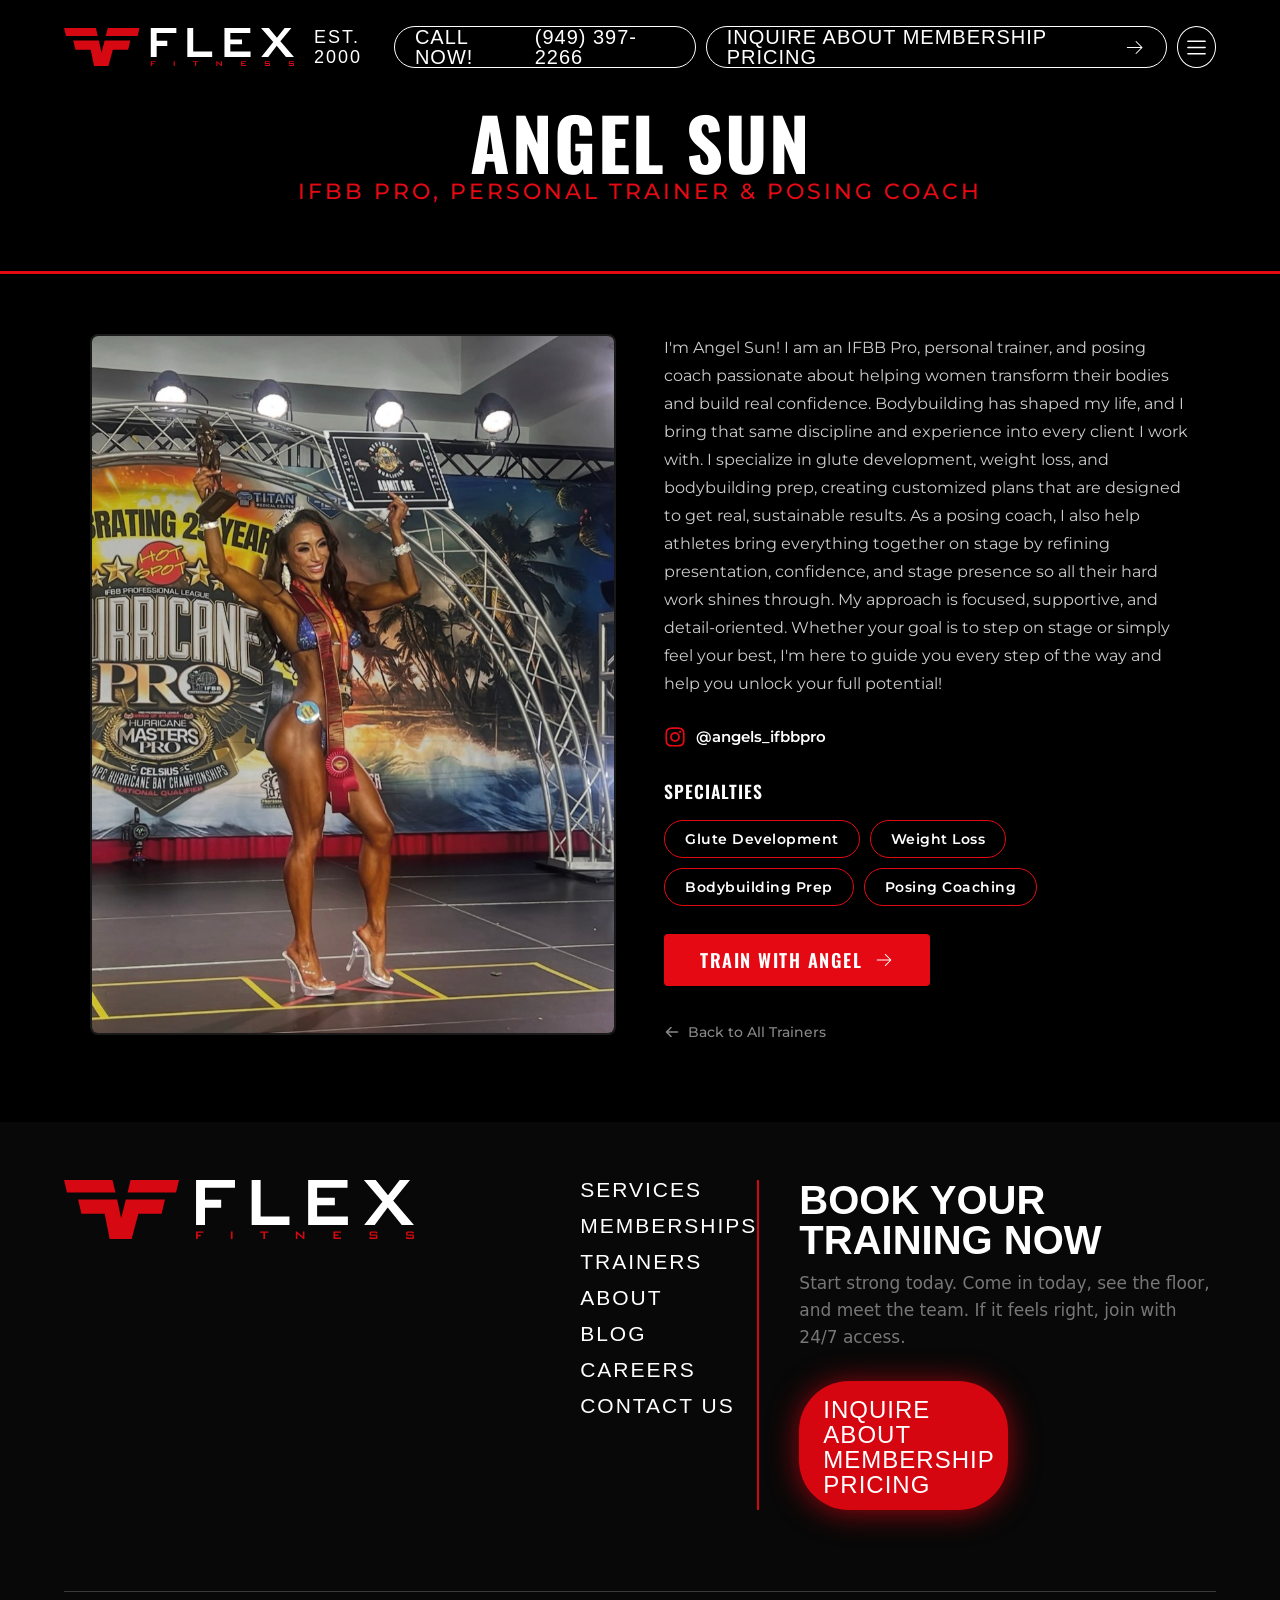
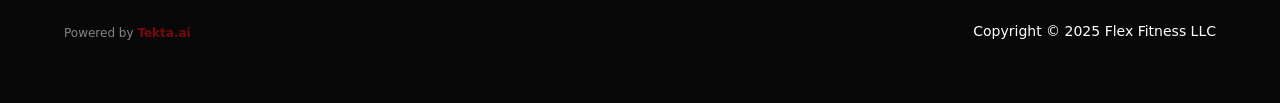
<file: trainers/angel-sun/index.html>
<!DOCTYPE html>
<html lang="en">
<head>
<meta charset="utf-8"/>
<title>Angel Sun — IFBB Pro, Personal Trainer &amp; Posing Coach | Flex Fitness OC</title>
<meta content="Meet Angel Sun, IFBB Pro, Personal Trainer & Posing Coach at Flex Fitness in Orange County. Specializing in glute development, weight loss, bodybuilding prep, and posing coaching." name="description"/>
<meta content="Angel Sun — IFBB Pro, Personal Trainer &amp; Posing Coach | Flex Fitness OC" property="og:title"/>
<meta content="Meet Angel Sun, IFBB Pro, Personal Trainer & Posing Coach at Flex Fitness in Orange County." property="og:description"/>
<meta property="og:type" content="website"/>
<meta content="summary_large_image" name="twitter:card"/>
<meta content="width=device-width, initial-scale=1" name="viewport"/>
<link href="../../assets/css/flex-fitness-8a1a46.shared.bde39e0b2.css" rel="stylesheet" type="text/css"/>
<style>
/* Fix visibility for elements that IX2 would normally reveal */
.ticker-track, .flex-block-10 { visibility: visible !important; }
.w-condition-invisible { display: none !important; }
.nav-screen { visibility: hidden; overflow-y: auto; -webkit-overflow-scrolling: touch; }
.nav-screen.is-open { visibility: visible !important; }
.nav-screen.is-open .nav-page-link, .nav-screen.is-open .code-embed-15 { visibility: visible !important; }
.review-pop { visibility: hidden; }
.review-pop.is-open { visibility: visible !important; }
.nav-service-screen { visibility: hidden; overflow-y: auto; -webkit-overflow-scrolling: touch; }
.nav-service-screen.is-open { visibility: visible !important; }
</style>
<link href="https://fonts.googleapis.com" rel="preconnect"/>
<link href="https://fonts.gstatic.com" rel="preconnect" crossorigin="anonymous"/>
<script src="../../assets/js/webfont.js" type="text/javascript"></script>
<script type="text/javascript">WebFont.load({google:{families:["Oswald:200,300,400,500,600,700","Montserrat:100,100italic,200,200italic,300,300italic,400,400italic,500,500italic,600,600italic,700,700italic,800,800italic,900,900italic","Plus Jakarta Sans:300,400,500,600,700"]}});</script>
<script type="text/javascript">!function(o,c){var n=c.documentElement,t=" w-mod-";n.className+=t+"js",("ontouchstart"in o||o.DocumentTouch&&c instanceof DocumentTouch)&&(n.className+=t+"touch")}(window,document);</script>
<link href="../../assets/images/68b851e4f7d7fb8ae89a2125_FlexFavicon.png" rel="shortcut icon" type="image/x-icon"/>
<link href="../../assets/images/68b851e9bc5b332202ece4fc_FlexWebClip.png" rel="apple-touch-icon"/>

<style>
/* ===== TRAINER PROFILE PAGE STYLES ===== */
*,*::before,*::after{box-sizing:border-box;}

.trainer-profile-hero {
  background: #000;
  padding: 120px 24px 60px;
  text-align: center;
  border-bottom: 3px solid #e50914;
}
.trainer-profile-hero h1 {
  font-family: 'Oswald', sans-serif;
  font-weight: 700;
  font-size: clamp(2.5rem, 6vw, 4.5rem);
  text-transform: uppercase;
  color: #fff;
  margin: 0 0 8px;
  letter-spacing: 2px;
}
.trainer-profile-hero .trainer-title {
  font-family: 'Montserrat', sans-serif;
  font-weight: 500;
  font-size: clamp(1rem, 2.5vw, 1.35rem);
  color: #e50914;
  text-transform: uppercase;
  letter-spacing: 3px;
  margin: 0;
}

.trainer-profile-body {
  background: #000;
  padding: 60px 24px 80px;
}
.trainer-profile-container {
  max-width: 1100px;
  margin: 0 auto;
  display: grid;
  grid-template-columns: 1fr 1fr;
  gap: 48px;
  align-items: start;
}

.trainer-photo-col {
  position: relative;
}
.trainer-photo-col img {
  width: 100%;
  border-radius: 8px;
  object-fit: cover;
  aspect-ratio: 3/4;
  border: 2px solid #1a1a1a;
}
.trainer-photo-placeholder {
  width: 100%;
  aspect-ratio: 3/4;
  border-radius: 8px;
  border: 2px solid #e50914;
  background: #111;
  display: flex;
  align-items: center;
  justify-content: center;
}
.trainer-photo-placeholder .initials {
  font-family: 'Oswald', sans-serif;
  font-size: 6rem;
  font-weight: 700;
  color: #fff;
  width: 180px;
  height: 180px;
  border-radius: 50%;
  border: 3px solid #e50914;
  background: #1a1a1a;
  display: flex;
  align-items: center;
  justify-content: center;
}

.trainer-info-col {
  display: flex;
  flex-direction: column;
  gap: 28px;
}
.trainer-bio {
  font-family: 'Montserrat', sans-serif;
  font-size: 1rem;
  line-height: 1.75;
  color: #ccc;
  margin: 0;
}

.trainer-ig-link {
  display: inline-flex;
  align-items: center;
  gap: 10px;
  color: #fff;
  text-decoration: none;
  font-family: 'Montserrat', sans-serif;
  font-weight: 600;
  font-size: 0.95rem;
  transition: color 0.2s;
}
.trainer-ig-link:hover {
  color: #e50914;
}
.trainer-ig-link svg {
  width: 22px;
  height: 22px;
  fill: #e50914;
}

.trainer-specialties {
  display: flex;
  flex-wrap: wrap;
  gap: 10px;
}
.trainer-specialties h3 {
  font-family: 'Oswald', sans-serif;
  font-weight: 600;
  font-size: 1.1rem;
  text-transform: uppercase;
  color: #fff;
  width: 100%;
  margin: 0 0 4px;
  letter-spacing: 1px;
}
.specialty-tag {
  font-family: 'Montserrat', sans-serif;
  font-size: 0.85rem;
  font-weight: 600;
  color: #fff;
  border: 1.5px solid #e50914;
  border-radius: 50px;
  padding: 8px 20px;
  background: transparent;
  letter-spacing: 0.5px;
}

.trainer-cta-btn {
  display: inline-flex;
  align-items: center;
  gap: 12px;
  background: #e50914;
  color: #fff;
  font-family: 'Oswald', sans-serif;
  font-weight: 600;
  font-size: 1.15rem;
  text-transform: uppercase;
  letter-spacing: 1.5px;
  padding: 16px 36px;
  border: none;
  border-radius: 4px;
  cursor: pointer;
  transition: background 0.2s;
  text-decoration: none;
}
.trainer-cta-btn:hover {
  background: #c10710;
}
.trainer-cta-btn svg {
  width: 20px;
  height: 20px;
  fill: currentColor;
}

.trainer-back-link {
  display: inline-flex;
  align-items: center;
  gap: 8px;
  color: #888;
  font-family: 'Montserrat', sans-serif;
  font-size: 0.9rem;
  font-weight: 500;
  text-decoration: none;
  transition: color 0.2s;
  margin-top: 8px;
}
.trainer-back-link:hover {
  color: #e50914;
}
.trainer-back-link svg {
  width: 16px;
  height: 16px;
  fill: currentColor;
}

@media (max-width: 768px) {
  .trainer-profile-container {
    grid-template-columns: 1fr;
    gap: 32px;
  }
  .trainer-profile-hero {
    padding: 100px 20px 40px;
  }
  .trainer-profile-body {
    padding: 40px 20px 60px;
  }
}
</style>
</head>
<body>
<div class="wrapper">
<!-- ===== NAV ===== -->
<div class="nav"><div class="nav-container"><a href="../../" class="link-block-3 w-inline-block"><img src="../../assets/images/68af6b3b76560bfdc1df693a_flex-fitness-logo-horz-white-color.svg" loading="lazy" width="244" alt="Flex Fitness logo" class="image"/><div class="desktop-est">Est. 2000</div></a><div class="nav-link-area"><a href="tel:+19493972266" class="nav-button phone w-inline-block"><div>CALL NOW!</div><div>(949) 397-2266</div></a><div data-modal="open" class="nav-button"><div>Inquire about membership pricing</div><div class="code-embed small w-embed"><svg xmlns="http://www.w3.org/2000/svg" width="auto" height="auto" fill="currentColor" viewBox="0 0 256 256"><path d="M220.24,132.24l-72,72a6,6,0,0,1-8.48-8.48L201.51,134H40a6,6,0,0,1,0-12H201.51L139.76,60.24a6,6,0,0,1,8.48-8.48l72,72A6,6,0,0,1,220.24,132.24Z"></path></svg></div></div><div class="nav-menu-button"><div class="code-embed-15 open w-embed"><svg xmlns="http://www.w3.org/2000/svg" width="100%" height="100%" fill="currentColor" viewBox="0 0 256 256"><path d="M224,128a8,8,0,0,1-8,8H40a8,8,0,0,1,0-16H216A8,8,0,0,1,224,128ZM40,72H216a8,8,0,0,0,0-16H40a8,8,0,0,0,0,16ZM216,184H40a8,8,0,0,0,0,16H216a8,8,0,0,0,0-16Z"></path></svg></div><div class="code-embed-15 close w-embed"><svg xmlns="http://www.w3.org/2000/svg" width="auto" height="auto" fill="currentColor" viewBox="0 0 256 256"><path d="M205.66,194.34a8,8,0,0,1-11.32,11.32L128,139.31,61.66,205.66a8,8,0,0,1-11.32-11.32L116.69,128,50.34,61.66A8,8,0,0,1,61.66,50.34L128,116.69l66.34-66.35a8,8,0,0,1,11.32,11.32L139.31,128Z"></path></svg></div></div></div></div>
<div class="nav-screen"><div class="nav-page-screen"><div class="nav-page-container"><a href="../../" class="nav-page-link">Home</a><div nav-page="services" class="nav-page-link">Services</div><a href="../../trainers/" class="nav-page-link">Trainers</a><a href="../../memberships/" class="nav-page-link">Memberships</a><a href="../../about/" class="nav-page-link">About</a><a href="../../blog/" class="nav-page-link">Blog</a><a href="../../careers/" class="nav-page-link">Careers</a><a href="../../contact/" class="nav-page-link">Contact</a></div></div><div class="nav-service-screen"><div class="nav-service-intro"><div class="div-block-71"><div class="code-embed-17 w-embed"><svg xmlns="http://www.w3.org/2000/svg" width="auto" height="auto" fill="currentColor" viewBox="0 0 256 256"><path d="M232,144a64.07,64.07,0,0,1-64,64H80a8,8,0,0,1,0-16h88a48,48,0,0,0,0-96H51.31l34.35,34.34a8,8,0,0,1-11.32,11.32l-48-48a8,8,0,0,1,0-11.32l48-48A8,8,0,0,1,85.66,45.66L51.31,80H168A64.07,64.07,0,0,1,232,144Z"></path></svg></div><div>Go Back</div></div><div class="nav-service-intro-heading">Our Services</div></div><div class="nav-service-container"><div class="nav-service-list-wrapper w-dyn-list"><div role="list" class="nav-service-list w-dyn-items"><div role="listitem" class="w-dyn-item"><a href="../../#services" class="nav-service-link w-inline-block"><div>Personal Training</div><div class="code-embed-16 w-embed"><svg xmlns="http://www.w3.org/2000/svg" width="auto" height="auto" fill="currentColor" viewBox="0 0 256 256"><path d="M141.66,133.66l-80,80a8,8,0,0,1-11.32-11.32L124.69,128,50.34,53.66A8,8,0,0,1,61.66,42.34l80,80A8,8,0,0,1,141.66,133.66Zm80-11.32-80-80a8,8,0,0,0-11.32,11.32L204.69,128l-74.35,74.34a8,8,0,0,0,11.32,11.32l80-80A8,8,0,0,0,221.66,122.34Z"></path></svg></div></a></div></div></div></div></div></div>
</div>
<!-- ===== END NAV ===== -->

<!-- ===== HERO ===== -->
<div class="trainer-profile-hero">
  <h1>Angel Sun</h1>
  <p class="trainer-title">IFBB Pro, Personal Trainer &amp; Posing Coach</p>
</div>

<!-- ===== PROFILE BODY ===== -->
<div class="trainer-profile-body">
  <div class="trainer-profile-container">
    <div class="trainer-photo-col">
      <img src="../../assets/images/stage-angel-sun.jpg" alt="Angel Sun - IFBB Pro, Personal Trainer &amp; Posing Coach at Flex Fitness" loading="lazy"/>
    </div>
    <div class="trainer-info-col">
      <p class="trainer-bio">I'm Angel Sun! I am an IFBB Pro, personal trainer, and posing coach passionate about helping women transform their bodies and build real confidence. Bodybuilding has shaped my life, and I bring that same discipline and experience into every client I work with. I specialize in glute development, weight loss, and bodybuilding prep, creating customized plans that are designed to get real, sustainable results. As a posing coach, I also help athletes bring everything together on stage by refining presentation, confidence, and stage presence so all their hard work shines through. My approach is focused, supportive, and detail-oriented. Whether your goal is to step on stage or simply feel your best, I'm here to guide you every step of the way and help you unlock your full potential!</p>

      <a href="https://www.instagram.com/angels_ifbbpro" target="_blank" rel="noopener" class="trainer-ig-link">
        <svg viewBox="0 0 448 512" xmlns="http://www.w3.org/2000/svg"><path d="M224.1 141c-63.6 0-114.9 51.3-114.9 114.9S160.5 370.9 224.1 370.9 339 319.6 339 255.9 287.7 141 224.1 141zm0 189.6c-41.1 0-74.7-33.5-74.7-74.7s33.5-74.7 74.7-74.7 74.7 33.5 74.7 74.7-33.6 74.7-74.7 74.7zm146.4-194.3c0 14.9-12 26.8-26.8 26.8s-26.8-12-26.8-26.8 12-26.8 26.8-26.8 26.8 12 26.8 26.8zm76.1 27.2c-1.7-35.9-9.9-67.7-36.2-93.9-26.2-26.2-58-34.4-93.9-36.2-37-2.1-147.9-2.1-184.9 0-35.8 1.7-67.6 9.9-93.9 36.1S3.8 127.8 2.1 163.7c-2.1 37-2.1 147.9 0 184.9 1.7 35.9 9.9 67.7 36.2 93.9s58 34.4 93.9 36.2c37 2.1 147.9 2.1 184.9 0 35.9-1.7 67.7-9.9 93.9-36.2 26.2-26.2 34.4-58 36.2-93.9 2.1-37 2.1-147.8 0-184.8zM398.8 388c-7.8 19.6-22.9 34.7-42.6 42.6-29.5 11.7-99.5 9-132.1 9s-102.7 2.6-132.1-9c-19.6-7.8-34.7-22.9-42.6-42.6-11.7-29.5-9-99.5-9-132.1s-2.6-102.7 9-132.1c7.8-19.6 22.9-34.7 42.6-42.6 29.5-11.7 99.5-9 132.1-9s102.7-2.6 132.1 9c19.6 7.8 34.7 22.9 42.6 42.6 11.7 29.5 9 99.5 9 132.1s2.7 102.7-9 132.1z"/></svg>
        @angels_ifbbpro
      </a>

      <div class="trainer-specialties">
        <h3>Specialties</h3>
        <span class="specialty-tag">Glute Development</span>
        <span class="specialty-tag">Weight Loss</span>
        <span class="specialty-tag">Bodybuilding Prep</span>
        <span class="specialty-tag">Posing Coaching</span>
      </div>

      <div>
        <button data-modal="open" class="trainer-cta-btn">
          Train with Angel
          <svg xmlns="http://www.w3.org/2000/svg" viewBox="0 0 256 256"><path d="M220.24,132.24l-72,72a6,6,0,0,1-8.48-8.48L201.51,134H40a6,6,0,0,1,0-12H201.51L139.76,60.24a6,6,0,0,1,8.48-8.48l72,72A6,6,0,0,1,220.24,132.24Z"></path></svg>
        </button>
      </div>

      <a href="../" class="trainer-back-link">
        <svg xmlns="http://www.w3.org/2000/svg" viewBox="0 0 256 256"><path d="M228,128a12,12,0,0,1-12,12H69l51.52,51.51a12,12,0,0,1-17,17l-72-72a12,12,0,0,1,0-17l72-72a12,12,0,0,1,17,17L69,116H216A12,12,0,0,1,228,128Z"></path></svg>
        Back to All Trainers
      </a>
    </div>
  </div>
</div>

<!-- ===== FOOTER ===== -->
<div class="footer"><div class="footer-container"><a href="../../" class="w-inline-block"><img src="../../assets/images/68af6b3b76560bfdc1df693a_flex-fitness-logo-horz-white-color.svg" loading="lazy" alt="Flex Fitness logo" class="image-7"/></a><div class="footer-link-wrapper"><a href="../../#services" class="footer-link">Services</a><a href="../../memberships/" class="footer-link">Memberships</a><a href="../../trainers/" class="footer-link">Trainers</a><a href="../../about/" class="footer-link">About</a><a href="../../blog/" class="footer-link">Blog</a><a href="../../careers/" class="footer-link">Careers</a><a href="../../contact/" class="footer-link">Contact Us</a></div><div class="div-block-66"><div class="text-block-11">Book your training now</div><p class="paragraph-7">Start strong today. Come in today, see the floor, and meet the team. If it feels right, join with 24/7 access.</p><div data-modal="open" class="hero-button"><div class="w-layout-vflex flex-block"><div class="cta-main-text">Inquire about membership pricing</div></div><div class="code-embed w-embed"><svg xmlns="http://www.w3.org/2000/svg" width="auto" height="auto" fill="currentColor" viewBox="0 0 256 256"><path d="M220.24,132.24l-72,72a6,6,0,0,1-8.48-8.48L201.51,134H40a6,6,0,0,1,0-12H201.51L139.76,60.24a6,6,0,0,1,8.48-8.48l72,72A6,6,0,0,1,220.24,132.24Z"></path></svg></div></div></div></div><div class="div-block-67"><p class="paragraph-21" style="opacity:0.5; font-size:12px;">Powered by <a href="https://tekta.ai" target="_blank" style="color:#e50914; text-decoration:none; font-weight:600;">Tekta.ai</a></p><p class="paragraph-21">Copyright &copy; 2025 Flex Fitness LLC</p></div></div></div>

</div><!-- end .wrapper -->

<!-- STEP 1: QUICK PHONE CAPTURE -->
<div id="phone-capture">
  <div id="pc-backdrop"></div>
  <div id="pc-content">
    <button id="pc-close" aria-label="Close">&#x2715;</button>
    <div id="pc-form-wrap">
      <h2 style="font-family:Oswald,sans-serif; font-size:1.8rem; text-transform:uppercase; text-align:center; color:#fff; margin-bottom:6px;">Get Instant Pricing Info</h2>
      <p style="text-align:center; color:#aaa; font-size:13px; margin-bottom:24px;">We'll text you our pricing and hours.</p>
      <form id="pc-form" style="display:flex; flex-direction:column; gap:12px;">
        <input type="text" name="firstName" placeholder="First Name *" required style="padding:14px 16px; background:#1a1a1a; border:1px solid #333; border-radius:6px; color:#fff; font-size:15px; font-family:Montserrat,sans-serif; outline:none;" onfocus="this.style.borderColor='#e50914'" onblur="this.style.borderColor='#333'"/>
        <input type="tel" name="phone" placeholder="Phone Number *" required style="padding:14px 16px; background:#1a1a1a; border:1px solid #333; border-radius:6px; color:#fff; font-size:15px; font-family:Montserrat,sans-serif; outline:none;" onfocus="this.style.borderColor='#e50914'" onblur="this.style.borderColor='#333'"/>
        <button type="submit" id="pc-submit" style="padding:16px; background:#e50914; color:#fff; border:none; border-radius:6px; font-family:Oswald,sans-serif; font-size:1.1rem; font-weight:600; text-transform:uppercase; letter-spacing:0.05em; cursor:pointer; transition:background 0.3s;" onmouseover="this.style.background='#ff1a2e'" onmouseout="this.style.background='#e50914'">Send Me Info &amp; Continue</button>
      </form>
      <p style="text-align:center; color:#555; font-size:11px; margin-top:12px;">By submitting, you agree to receive a text from Flex Fitness.</p>
    </div>
  </div>
</div>

<!-- STEP 2: GHL FULLSCREEN MODAL -->
<div id="ghl-modal">
  <div id="ghl-backdrop"></div>
  <div id="ghl-content">
    <button id="ghl-close" aria-label="Close">&#x2715;</button>
    <div id="ghl-custom-header" aria-hidden="true">
      <h2>Almost there</h2>
      <p>Share a bit more and we'll send you membership info shortly.</p>
    </div>
    <iframe src="https://link.builtbyshah.com/widget/survey/bmkFtP0g2k2NwZGxZZ6D" id="bmkFtP0g2k2NwZGxZZ6D" title="survey" scrolling="no"></iframe>
    <script src="https://link.builtbyshah.com/js/form_embed.js"></script>
  </div>
</div>

<style>
#phone-capture { display:none; position:fixed; inset:0; z-index:99999999999; }
#pc-backdrop { position:absolute; inset:0; background:rgba(0,0,0,0.6); backdrop-filter:blur(10px); -webkit-backdrop-filter:blur(10px); z-index:1; }
#pc-content { position:relative; z-index:2; width:100vw; height:100%; display:flex; align-items:center; justify-content:center; padding:16px; }
#pc-form-wrap { background:#111; border:1px solid #222; border-radius:12px; padding:40px 32px; width:100%; max-width:420px; }
#pc-close { position:fixed; top:20px; right:20px; width:36px; height:36px; border-radius:50%; background:#fff; color:#000; font-size:22px; line-height:1; display:flex; align-items:center; justify-content:center; border:none; cursor:pointer; z-index:3; }
#ghl-modal { display:none; position:fixed; inset:0; z-index:9999999999; }
#ghl-backdrop { position:absolute; inset:0; background:rgba(0,0,0,0.55); backdrop-filter:blur(8px); -webkit-backdrop-filter:blur(8px); z-index:1; }
#ghl-content { position:relative; z-index:2; width:100vw; height:calc(var(--vh,1vh)*100); padding:16px; overflow-y:auto; -webkit-overflow-scrolling:touch; }
#ghl-content iframe { width:100%; min-height:100%; border:none; background:transparent; display:block; }
#ghl-close { position:sticky; top:16px; margin-left:auto; margin-right:16px; width:32px; height:32px; border-radius:100px; background:#fff; color:#000; font-size:24px; line-height:1; display:flex; align-items:center; justify-content:center; border:none; cursor:pointer; z-index:3; }
#ghl-custom-header { position:absolute; top:64px; left:16px; right:16px; max-width:560px; margin:0 auto; padding:56px 32px 48px; background:#1a1a1a; border:1px solid #2a2a2a; border-radius:12px 12px 0 0; z-index:5; text-align:center; pointer-events:none; box-sizing:border-box; min-height:320px; display:flex; flex-direction:column; justify-content:center; align-items:center; }
#ghl-custom-header h2 { color:#fff; font-family:Oswald,sans-serif; font-size:2.25rem; font-weight:700; text-transform:uppercase; margin:0; letter-spacing:0.04em; line-height:1.1; }
#ghl-custom-header h2::after { content:""; display:block; width:56px; height:3px; background:#e50914; margin:20px auto; }
#ghl-custom-header p { color:#bbb; font-size:14px; line-height:1.6; margin:0; font-family:Montserrat,sans-serif; max-width:380px; }
@media (max-width:767px) { #ghl-custom-header { min-height:340px; padding:40px 24px 32px; top:56px; } #ghl-custom-header h2 { font-size:1.7rem; } #ghl-custom-header h2::after { width:48px; height:2px; margin:16px auto; } #ghl-custom-header p { font-size:13px; } }
@media (max-width:767px) {
  #pc-form-wrap { padding:32px 20px; }
  #pc-close { width:32px; height:32px; font-size:18px; top:12px; right:12px; }
  #ghl-close { width:28px; height:28px; font-size:20px; margin-right:12px; top:12px; }
}
body.ghl-open { overflow:hidden; }
</style>

<script>
(function(){function s(){document.documentElement.style.setProperty('--vh',window.innerHeight*0.01+'px')}s();window.addEventListener('resize',s)})();

(function () {
  var SCRIPT_URL = "https://script.google.com/macros/s/AKfycbxLBPMU0fLTCAhfh7mHYarwf4Vf5FibT4Cud-52B-ut37XRL6jX6vWVEEUNW5Ao5-AU/exec";
  var pcModal = document.getElementById('phone-capture');
  var pcBackdrop = document.getElementById('pc-backdrop');
  var pcClose = document.getElementById('pc-close');
  var pcForm = document.getElementById('pc-form');
  var ghlModal = document.getElementById('ghl-modal');
  var ghlBackdrop = document.getElementById('ghl-backdrop');
  var ghlClose = document.getElementById('ghl-close');

  function openPhoneCapture() { pcModal.style.display = 'block'; document.body.classList.add('ghl-open'); pcForm.reset(); }
  function closePhoneCapture() { pcModal.style.display = 'none'; document.body.classList.remove('ghl-open'); }
  function openGHL() { ghlModal.style.display = 'block'; document.body.classList.add('ghl-open'); }
  function closeGHL() { ghlModal.style.display = 'none'; document.body.classList.remove('ghl-open'); }

  document.querySelectorAll('[data-modal="open"]').forEach(function(btn) {
    btn.addEventListener('click', function(e) { e.preventDefault(); openPhoneCapture(); });
  });

  pcBackdrop.addEventListener('click', closePhoneCapture);
  pcClose.addEventListener('click', closePhoneCapture);
  ghlBackdrop.addEventListener('click', closeGHL);
  ghlClose.addEventListener('click', closeGHL);

  pcForm.addEventListener('submit', function(e) {
    e.preventDefault();
    var btn = document.getElementById('pc-submit');
    btn.textContent = 'Sending...';
    btn.disabled = true;
    var payload = {
      formType: 'contact',
      firstName: pcForm.querySelector('[name="firstName"]').value.trim(),
      lastName: '',
      email: '',
      phone: pcForm.querySelector('[name="phone"]').value.trim(),
      message: 'Inquiry from membership button'
    };
    fetch(SCRIPT_URL, {
      method: 'POST',
      body: JSON.stringify(payload),
      headers: { 'Content-Type': 'text/plain' },
      redirect: 'follow'
    })
    .then(function(r) { return r.json(); })
    .catch(function() {})
    .finally(function() {
      btn.textContent = 'Send Me Info & Continue';
      btn.disabled = false;
      closePhoneCapture();
      openGHL();
    });
  });
})();
</script>
<script>
/* ===== PHONE NUMBER FORMATTER ===== */
(function() {
  function formatPhone(val) {
    var d = val.replace(/\D/g, '');
    if (d.length > 10) d = d.substring(0, 10);
    if (d.length >= 7) return '(' + d.substring(0,3) + ') ' + d.substring(3,6) + '-' + d.substring(6);
    if (d.length >= 4) return '(' + d.substring(0,3) + ') ' + d.substring(3);
    if (d.length > 0) return '(' + d;
    return '';
  }
  document.addEventListener('input', function(e) {
    if (e.target.type !== 'tel') return;
    var old = e.target.value;
    var cursorPos = e.target.selectionStart;
    var digitsBefore = old.substring(0, cursorPos).replace(/\D/g, '').length;
    var formatted = formatPhone(old);
    if (formatted === old) return;
    e.target.value = formatted;
    var newPos = 0, count = 0;
    while (newPos < formatted.length && count < digitsBefore) {
      if (/\d/.test(formatted[newPos])) count++;
      newPos++;
    }
    e.target.setSelectionRange(newPos, newPos);
  });
})();
</script>
<script>
/* ===== NAV MENU TOGGLE ===== */
(function(){var mb=document.querySelector('.nav-menu-button'),ns=document.querySelector('.nav-screen'),oi=mb?.querySelector('.code-embed-15.open'),ci=mb?.querySelector('.code-embed-15.close');if(!mb||!ns)return;ci&&(ci.style.display='none');mb.addEventListener('click',function(){var io=ns.classList.toggle('is-open');if(oi)oi.style.display=io?'none':'';if(ci)ci.style.display=io?'':'none';document.body.style.overflow=io?'hidden':''});var sb=document.querySelector('[nav-page="services"]'),ss=document.querySelector('.nav-service-screen'),gb=ss?.querySelector('.div-block-71');if(sb&&ss){sb.addEventListener('click',function(){ss.classList.add('is-open')});gb?.addEventListener('click',function(){ss.classList.remove('is-open')})}})();
</script>
</body>
</html>
</file>
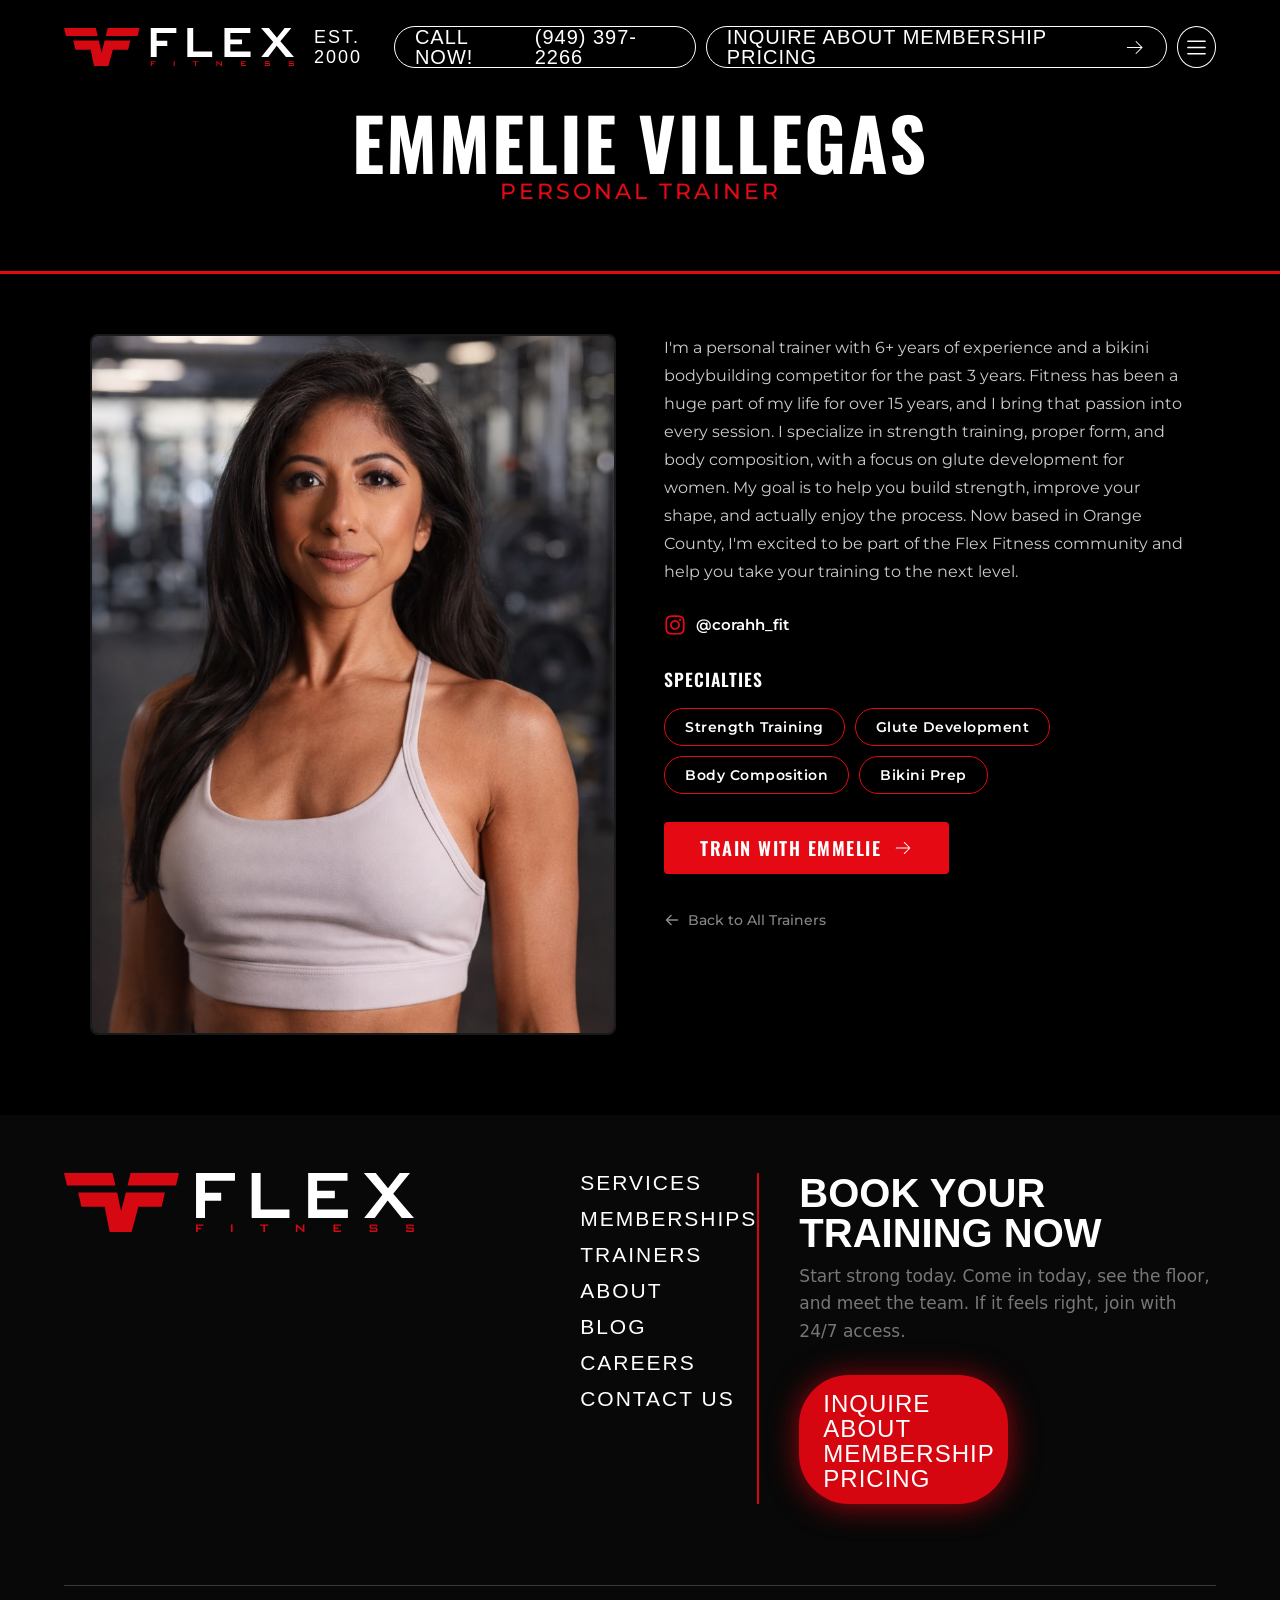
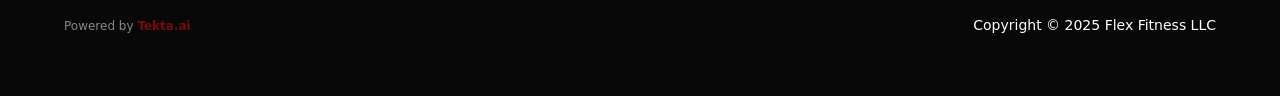
<file: trainers/emmelie-villegas/index.html>
<!DOCTYPE html>
<html lang="en">
<head>
<meta charset="utf-8"/>
<title>Emmelie Villegas — Personal Trainer | Flex Fitness OC</title>
<meta content="Meet Emmelie Villegas, Personal Trainer at Flex Fitness in Orange County. Specializing in strength training, glute development, body composition, and bikini prep." name="description"/>
<meta content="Emmelie Villegas — Personal Trainer | Flex Fitness OC" property="og:title"/>
<meta content="Meet Emmelie Villegas, Personal Trainer at Flex Fitness in Orange County." property="og:description"/>
<meta property="og:type" content="website"/>
<meta content="summary_large_image" name="twitter:card"/>
<meta content="width=device-width, initial-scale=1" name="viewport"/>
<link href="../../assets/css/flex-fitness-8a1a46.shared.bde39e0b2.css" rel="stylesheet" type="text/css"/>
<style>
/* Fix visibility for elements that IX2 would normally reveal */
.ticker-track, .flex-block-10 { visibility: visible !important; }
.w-condition-invisible { display: none !important; }
.nav-screen { visibility: hidden; overflow-y: auto; -webkit-overflow-scrolling: touch; }
.nav-screen.is-open { visibility: visible !important; }
.nav-screen.is-open .nav-page-link, .nav-screen.is-open .code-embed-15 { visibility: visible !important; }
.review-pop { visibility: hidden; }
.review-pop.is-open { visibility: visible !important; }
.nav-service-screen { visibility: hidden; overflow-y: auto; -webkit-overflow-scrolling: touch; }
.nav-service-screen.is-open { visibility: visible !important; }
</style>
<link href="https://fonts.googleapis.com" rel="preconnect"/>
<link href="https://fonts.gstatic.com" rel="preconnect" crossorigin="anonymous"/>
<script src="../../assets/js/webfont.js" type="text/javascript"></script>
<script type="text/javascript">WebFont.load({google:{families:["Oswald:200,300,400,500,600,700","Montserrat:100,100italic,200,200italic,300,300italic,400,400italic,500,500italic,600,600italic,700,700italic,800,800italic,900,900italic","Plus Jakarta Sans:300,400,500,600,700"]}});</script>
<script type="text/javascript">!function(o,c){var n=c.documentElement,t=" w-mod-";n.className+=t+"js",("ontouchstart"in o||o.DocumentTouch&&c instanceof DocumentTouch)&&(n.className+=t+"touch")}(window,document);</script>
<link href="../../assets/images/68b851e4f7d7fb8ae89a2125_FlexFavicon.png" rel="shortcut icon" type="image/x-icon"/>
<link href="../../assets/images/68b851e9bc5b332202ece4fc_FlexWebClip.png" rel="apple-touch-icon"/>

<style>
/* ===== TRAINER PROFILE PAGE STYLES ===== */
*,*::before,*::after{box-sizing:border-box;}

.trainer-profile-hero {
  background: #000;
  padding: 120px 24px 60px;
  text-align: center;
  border-bottom: 3px solid #e50914;
}
.trainer-profile-hero h1 {
  font-family: 'Oswald', sans-serif;
  font-weight: 700;
  font-size: clamp(2.5rem, 6vw, 4.5rem);
  text-transform: uppercase;
  color: #fff;
  margin: 0 0 8px;
  letter-spacing: 2px;
}
.trainer-profile-hero .trainer-title {
  font-family: 'Montserrat', sans-serif;
  font-weight: 500;
  font-size: clamp(1rem, 2.5vw, 1.35rem);
  color: #e50914;
  text-transform: uppercase;
  letter-spacing: 3px;
  margin: 0;
}

.trainer-profile-body {
  background: #000;
  padding: 60px 24px 80px;
}
.trainer-profile-container {
  max-width: 1100px;
  margin: 0 auto;
  display: grid;
  grid-template-columns: 1fr 1fr;
  gap: 48px;
  align-items: start;
}

.trainer-photo-col {
  position: relative;
}
.trainer-photo-col img {
  width: 100%;
  border-radius: 8px;
  object-fit: cover;
  aspect-ratio: 3/4;
  border: 2px solid #1a1a1a;
}
.trainer-photo-placeholder {
  width: 100%;
  aspect-ratio: 3/4;
  border-radius: 8px;
  border: 2px solid #e50914;
  background: #111;
  display: flex;
  align-items: center;
  justify-content: center;
}
.trainer-photo-placeholder .initials {
  font-family: 'Oswald', sans-serif;
  font-size: 6rem;
  font-weight: 700;
  color: #fff;
  width: 180px;
  height: 180px;
  border-radius: 50%;
  border: 3px solid #e50914;
  background: #1a1a1a;
  display: flex;
  align-items: center;
  justify-content: center;
}

.trainer-info-col {
  display: flex;
  flex-direction: column;
  gap: 28px;
}
.trainer-bio {
  font-family: 'Montserrat', sans-serif;
  font-size: 1rem;
  line-height: 1.75;
  color: #ccc;
  margin: 0;
}

.trainer-ig-link {
  display: inline-flex;
  align-items: center;
  gap: 10px;
  color: #fff;
  text-decoration: none;
  font-family: 'Montserrat', sans-serif;
  font-weight: 600;
  font-size: 0.95rem;
  transition: color 0.2s;
}
.trainer-ig-link:hover {
  color: #e50914;
}
.trainer-ig-link svg {
  width: 22px;
  height: 22px;
  fill: #e50914;
}

.trainer-specialties {
  display: flex;
  flex-wrap: wrap;
  gap: 10px;
}
.trainer-specialties h3 {
  font-family: 'Oswald', sans-serif;
  font-weight: 600;
  font-size: 1.1rem;
  text-transform: uppercase;
  color: #fff;
  width: 100%;
  margin: 0 0 4px;
  letter-spacing: 1px;
}
.specialty-tag {
  font-family: 'Montserrat', sans-serif;
  font-size: 0.85rem;
  font-weight: 600;
  color: #fff;
  border: 1.5px solid #e50914;
  border-radius: 50px;
  padding: 8px 20px;
  background: transparent;
  letter-spacing: 0.5px;
}

.trainer-cta-btn {
  display: inline-flex;
  align-items: center;
  gap: 12px;
  background: #e50914;
  color: #fff;
  font-family: 'Oswald', sans-serif;
  font-weight: 600;
  font-size: 1.15rem;
  text-transform: uppercase;
  letter-spacing: 1.5px;
  padding: 16px 36px;
  border: none;
  border-radius: 4px;
  cursor: pointer;
  transition: background 0.2s;
  text-decoration: none;
}
.trainer-cta-btn:hover {
  background: #c10710;
}
.trainer-cta-btn svg {
  width: 20px;
  height: 20px;
  fill: currentColor;
}

.trainer-back-link {
  display: inline-flex;
  align-items: center;
  gap: 8px;
  color: #888;
  font-family: 'Montserrat', sans-serif;
  font-size: 0.9rem;
  font-weight: 500;
  text-decoration: none;
  transition: color 0.2s;
  margin-top: 8px;
}
.trainer-back-link:hover {
  color: #e50914;
}
.trainer-back-link svg {
  width: 16px;
  height: 16px;
  fill: currentColor;
}

@media (max-width: 768px) {
  .trainer-profile-container {
    grid-template-columns: 1fr;
    gap: 32px;
  }
  .trainer-profile-hero {
    padding: 100px 20px 40px;
  }
  .trainer-profile-body {
    padding: 40px 20px 60px;
  }
}
</style>
</head>
<body>
<div class="wrapper">
<!-- ===== NAV ===== -->
<div class="nav"><div class="nav-container"><a href="../../" class="link-block-3 w-inline-block"><img src="../../assets/images/68af6b3b76560bfdc1df693a_flex-fitness-logo-horz-white-color.svg" loading="lazy" width="244" alt="Flex Fitness logo" class="image"/><div class="desktop-est">Est. 2000</div></a><div class="nav-link-area"><a href="tel:+19493972266" class="nav-button phone w-inline-block"><div>CALL NOW!</div><div>(949) 397-2266</div></a><div data-modal="open" class="nav-button"><div>Inquire about membership pricing</div><div class="code-embed small w-embed"><svg xmlns="http://www.w3.org/2000/svg" width="auto" height="auto" fill="currentColor" viewBox="0 0 256 256"><path d="M220.24,132.24l-72,72a6,6,0,0,1-8.48-8.48L201.51,134H40a6,6,0,0,1,0-12H201.51L139.76,60.24a6,6,0,0,1,8.48-8.48l72,72A6,6,0,0,1,220.24,132.24Z"></path></svg></div></div><div class="nav-menu-button"><div class="code-embed-15 open w-embed"><svg xmlns="http://www.w3.org/2000/svg" width="100%" height="100%" fill="currentColor" viewBox="0 0 256 256"><path d="M224,128a8,8,0,0,1-8,8H40a8,8,0,0,1,0-16H216A8,8,0,0,1,224,128ZM40,72H216a8,8,0,0,0,0-16H40a8,8,0,0,0,0,16ZM216,184H40a8,8,0,0,0,0,16H216a8,8,0,0,0,0-16Z"></path></svg></div><div class="code-embed-15 close w-embed"><svg xmlns="http://www.w3.org/2000/svg" width="auto" height="auto" fill="currentColor" viewBox="0 0 256 256"><path d="M205.66,194.34a8,8,0,0,1-11.32,11.32L128,139.31,61.66,205.66a8,8,0,0,1-11.32-11.32L116.69,128,50.34,61.66A8,8,0,0,1,61.66,50.34L128,116.69l66.34-66.35a8,8,0,0,1,11.32,11.32L139.31,128Z"></path></svg></div></div></div></div>
<div class="nav-screen"><div class="nav-page-screen"><div class="nav-page-container"><a href="../../" class="nav-page-link">Home</a><div nav-page="services" class="nav-page-link">Services</div><a href="../../trainers/" class="nav-page-link">Trainers</a><a href="../../memberships/" class="nav-page-link">Memberships</a><a href="../../about/" class="nav-page-link">About</a><a href="../../blog/" class="nav-page-link">Blog</a><a href="../../careers/" class="nav-page-link">Careers</a><a href="../../contact/" class="nav-page-link">Contact</a></div></div><div class="nav-service-screen"><div class="nav-service-intro"><div class="div-block-71"><div class="code-embed-17 w-embed"><svg xmlns="http://www.w3.org/2000/svg" width="auto" height="auto" fill="currentColor" viewBox="0 0 256 256"><path d="M232,144a64.07,64.07,0,0,1-64,64H80a8,8,0,0,1,0-16h88a48,48,0,0,0,0-96H51.31l34.35,34.34a8,8,0,0,1-11.32,11.32l-48-48a8,8,0,0,1,0-11.32l48-48A8,8,0,0,1,85.66,45.66L51.31,80H168A64.07,64.07,0,0,1,232,144Z"></path></svg></div><div>Go Back</div></div><div class="nav-service-intro-heading">Our Services</div></div><div class="nav-service-container"><div class="nav-service-list-wrapper w-dyn-list"><div role="list" class="nav-service-list w-dyn-items"><div role="listitem" class="w-dyn-item"><a href="../../#services" class="nav-service-link w-inline-block"><div>Personal Training</div><div class="code-embed-16 w-embed"><svg xmlns="http://www.w3.org/2000/svg" width="auto" height="auto" fill="currentColor" viewBox="0 0 256 256"><path d="M141.66,133.66l-80,80a8,8,0,0,1-11.32-11.32L124.69,128,50.34,53.66A8,8,0,0,1,61.66,42.34l80,80A8,8,0,0,1,141.66,133.66Zm80-11.32-80-80a8,8,0,0,0-11.32,11.32L204.69,128l-74.35,74.34a8,8,0,0,0,11.32,11.32l80-80A8,8,0,0,0,221.66,122.34Z"></path></svg></div></a></div></div></div></div></div></div>
</div>
<!-- ===== END NAV ===== -->

<!-- ===== HERO ===== -->
<div class="trainer-profile-hero">
  <h1>Emmelie Villegas</h1>
  <p class="trainer-title">Personal Trainer</p>
</div>

<!-- ===== PROFILE BODY ===== -->
<div class="trainer-profile-body">
  <div class="trainer-profile-container">
    <div class="trainer-photo-col">
      <img src="../../assets/images/trainer-emmelie-villegas---trainer-.jpg" alt="Emmelie Villegas - Personal Trainer at Flex Fitness" loading="lazy"/>
    </div>
    <div class="trainer-info-col">
      <p class="trainer-bio">I'm a personal trainer with 6+ years of experience and a bikini bodybuilding competitor for the past 3 years. Fitness has been a huge part of my life for over 15 years, and I bring that passion into every session. I specialize in strength training, proper form, and body composition, with a focus on glute development for women. My goal is to help you build strength, improve your shape, and actually enjoy the process. Now based in Orange County, I'm excited to be part of the Flex Fitness community and help you take your training to the next level.</p>

      <a href="https://www.instagram.com/corahh_fit" target="_blank" rel="noopener" class="trainer-ig-link">
        <svg viewBox="0 0 448 512" xmlns="http://www.w3.org/2000/svg"><path d="M224.1 141c-63.6 0-114.9 51.3-114.9 114.9S160.5 370.9 224.1 370.9 339 319.6 339 255.9 287.7 141 224.1 141zm0 189.6c-41.1 0-74.7-33.5-74.7-74.7s33.5-74.7 74.7-74.7 74.7 33.5 74.7 74.7-33.6 74.7-74.7 74.7zm146.4-194.3c0 14.9-12 26.8-26.8 26.8s-26.8-12-26.8-26.8 12-26.8 26.8-26.8 26.8 12 26.8 26.8zm76.1 27.2c-1.7-35.9-9.9-67.7-36.2-93.9-26.2-26.2-58-34.4-93.9-36.2-37-2.1-147.9-2.1-184.9 0-35.8 1.7-67.6 9.9-93.9 36.1S3.8 127.8 2.1 163.7c-2.1 37-2.1 147.9 0 184.9 1.7 35.9 9.9 67.7 36.2 93.9s58 34.4 93.9 36.2c37 2.1 147.9 2.1 184.9 0 35.9-1.7 67.7-9.9 93.9-36.2 26.2-26.2 34.4-58 36.2-93.9 2.1-37 2.1-147.8 0-184.8zM398.8 388c-7.8 19.6-22.9 34.7-42.6 42.6-29.5 11.7-99.5 9-132.1 9s-102.7 2.6-132.1-9c-19.6-7.8-34.7-22.9-42.6-42.6-11.7-29.5-9-99.5-9-132.1s-2.6-102.7 9-132.1c7.8-19.6 22.9-34.7 42.6-42.6 29.5-11.7 99.5-9 132.1-9s102.7-2.6 132.1 9c19.6 7.8 34.7 22.9 42.6 42.6 11.7 29.5 9 99.5 9 132.1s2.7 102.7-9 132.1z"/></svg>
        @corahh_fit
      </a>

      <div class="trainer-specialties">
        <h3>Specialties</h3>
        <span class="specialty-tag">Strength Training</span>
        <span class="specialty-tag">Glute Development</span>
        <span class="specialty-tag">Body Composition</span>
        <span class="specialty-tag">Bikini Prep</span>
      </div>

      <div>
        <button data-modal="open" class="trainer-cta-btn">
          Train with Emmelie
          <svg xmlns="http://www.w3.org/2000/svg" viewBox="0 0 256 256"><path d="M220.24,132.24l-72,72a6,6,0,0,1-8.48-8.48L201.51,134H40a6,6,0,0,1,0-12H201.51L139.76,60.24a6,6,0,0,1,8.48-8.48l72,72A6,6,0,0,1,220.24,132.24Z"></path></svg>
        </button>
      </div>

      <a href="../" class="trainer-back-link">
        <svg xmlns="http://www.w3.org/2000/svg" viewBox="0 0 256 256"><path d="M228,128a12,12,0,0,1-12,12H69l51.52,51.51a12,12,0,0,1-17,17l-72-72a12,12,0,0,1,0-17l72-72a12,12,0,0,1,17,17L69,116H216A12,12,0,0,1,228,128Z"></path></svg>
        Back to All Trainers
      </a>
    </div>
  </div>
</div>

<!-- ===== FOOTER ===== -->
<div class="footer"><div class="footer-container"><a href="../../" class="w-inline-block"><img src="../../assets/images/68af6b3b76560bfdc1df693a_flex-fitness-logo-horz-white-color.svg" loading="lazy" alt="Flex Fitness logo" class="image-7"/></a><div class="footer-link-wrapper"><a href="../../#services" class="footer-link">Services</a><a href="../../memberships/" class="footer-link">Memberships</a><a href="../../trainers/" class="footer-link">Trainers</a><a href="../../about/" class="footer-link">About</a><a href="../../blog/" class="footer-link">Blog</a><a href="../../careers/" class="footer-link">Careers</a><a href="../../contact/" class="footer-link">Contact Us</a></div><div class="div-block-66"><div class="text-block-11">Book your training now</div><p class="paragraph-7">Start strong today. Come in today, see the floor, and meet the team. If it feels right, join with 24/7 access.</p><div data-modal="open" class="hero-button"><div class="w-layout-vflex flex-block"><div class="cta-main-text">Inquire about membership pricing</div></div><div class="code-embed w-embed"><svg xmlns="http://www.w3.org/2000/svg" width="auto" height="auto" fill="currentColor" viewBox="0 0 256 256"><path d="M220.24,132.24l-72,72a6,6,0,0,1-8.48-8.48L201.51,134H40a6,6,0,0,1,0-12H201.51L139.76,60.24a6,6,0,0,1,8.48-8.48l72,72A6,6,0,0,1,220.24,132.24Z"></path></svg></div></div></div></div><div class="div-block-67"><p class="paragraph-21" style="opacity:0.5; font-size:12px;">Powered by <a href="https://tekta.ai" target="_blank" style="color:#e50914; text-decoration:none; font-weight:600;">Tekta.ai</a></p><p class="paragraph-21">Copyright &copy; 2025 Flex Fitness LLC</p></div></div></div>

</div><!-- end .wrapper -->

<!-- STEP 1: QUICK PHONE CAPTURE -->
<div id="phone-capture">
  <div id="pc-backdrop"></div>
  <div id="pc-content">
    <button id="pc-close" aria-label="Close">&#x2715;</button>
    <div id="pc-form-wrap">
      <h2 style="font-family:Oswald,sans-serif; font-size:1.8rem; text-transform:uppercase; text-align:center; color:#fff; margin-bottom:6px;">Get Instant Pricing Info</h2>
      <p style="text-align:center; color:#aaa; font-size:13px; margin-bottom:24px;">We'll text you our pricing and hours.</p>
      <form id="pc-form" style="display:flex; flex-direction:column; gap:12px;">
        <input type="text" name="firstName" placeholder="First Name *" required style="padding:14px 16px; background:#1a1a1a; border:1px solid #333; border-radius:6px; color:#fff; font-size:15px; font-family:Montserrat,sans-serif; outline:none;" onfocus="this.style.borderColor='#e50914'" onblur="this.style.borderColor='#333'"/>
        <input type="tel" name="phone" placeholder="Phone Number *" required style="padding:14px 16px; background:#1a1a1a; border:1px solid #333; border-radius:6px; color:#fff; font-size:15px; font-family:Montserrat,sans-serif; outline:none;" onfocus="this.style.borderColor='#e50914'" onblur="this.style.borderColor='#333'"/>
        <button type="submit" id="pc-submit" style="padding:16px; background:#e50914; color:#fff; border:none; border-radius:6px; font-family:Oswald,sans-serif; font-size:1.1rem; font-weight:600; text-transform:uppercase; letter-spacing:0.05em; cursor:pointer; transition:background 0.3s;" onmouseover="this.style.background='#ff1a2e'" onmouseout="this.style.background='#e50914'">Send Me Info &amp; Continue</button>
      </form>
      <p style="text-align:center; color:#555; font-size:11px; margin-top:12px;">By submitting, you agree to receive a text from Flex Fitness.</p>
    </div>
  </div>
</div>

<!-- STEP 2: GHL FULLSCREEN MODAL -->
<div id="ghl-modal">
  <div id="ghl-backdrop"></div>
  <div id="ghl-content">
    <button id="ghl-close" aria-label="Close">&#x2715;</button>
    <div id="ghl-custom-header" aria-hidden="true">
      <h2>Almost there</h2>
      <p>Share a bit more and we'll send you membership info shortly.</p>
    </div>
    <iframe src="https://link.builtbyshah.com/widget/survey/bmkFtP0g2k2NwZGxZZ6D" id="bmkFtP0g2k2NwZGxZZ6D" title="survey" scrolling="no"></iframe>
    <script src="https://link.builtbyshah.com/js/form_embed.js"></script>
  </div>
</div>

<style>
#phone-capture { display:none; position:fixed; inset:0; z-index:99999999999; }
#pc-backdrop { position:absolute; inset:0; background:rgba(0,0,0,0.6); backdrop-filter:blur(10px); -webkit-backdrop-filter:blur(10px); z-index:1; }
#pc-content { position:relative; z-index:2; width:100vw; height:100%; display:flex; align-items:center; justify-content:center; padding:16px; }
#pc-form-wrap { background:#111; border:1px solid #222; border-radius:12px; padding:40px 32px; width:100%; max-width:420px; }
#pc-close { position:fixed; top:20px; right:20px; width:36px; height:36px; border-radius:50%; background:#fff; color:#000; font-size:22px; line-height:1; display:flex; align-items:center; justify-content:center; border:none; cursor:pointer; z-index:3; }
#ghl-modal { display:none; position:fixed; inset:0; z-index:9999999999; }
#ghl-backdrop { position:absolute; inset:0; background:rgba(0,0,0,0.55); backdrop-filter:blur(8px); -webkit-backdrop-filter:blur(8px); z-index:1; }
#ghl-content { position:relative; z-index:2; width:100vw; height:calc(var(--vh,1vh)*100); padding:16px; overflow-y:auto; -webkit-overflow-scrolling:touch; }
#ghl-content iframe { width:100%; min-height:100%; border:none; background:transparent; display:block; }
#ghl-close { position:sticky; top:16px; margin-left:auto; margin-right:16px; width:32px; height:32px; border-radius:100px; background:#fff; color:#000; font-size:24px; line-height:1; display:flex; align-items:center; justify-content:center; border:none; cursor:pointer; z-index:3; }
#ghl-custom-header { position:absolute; top:64px; left:16px; right:16px; max-width:560px; margin:0 auto; padding:56px 32px 48px; background:#1a1a1a; border:1px solid #2a2a2a; border-radius:12px 12px 0 0; z-index:5; text-align:center; pointer-events:none; box-sizing:border-box; min-height:320px; display:flex; flex-direction:column; justify-content:center; align-items:center; }
#ghl-custom-header h2 { color:#fff; font-family:Oswald,sans-serif; font-size:2.25rem; font-weight:700; text-transform:uppercase; margin:0; letter-spacing:0.04em; line-height:1.1; }
#ghl-custom-header h2::after { content:""; display:block; width:56px; height:3px; background:#e50914; margin:20px auto; }
#ghl-custom-header p { color:#bbb; font-size:14px; line-height:1.6; margin:0; font-family:Montserrat,sans-serif; max-width:380px; }
@media (max-width:767px) { #ghl-custom-header { min-height:340px; padding:40px 24px 32px; top:56px; } #ghl-custom-header h2 { font-size:1.7rem; } #ghl-custom-header h2::after { width:48px; height:2px; margin:16px auto; } #ghl-custom-header p { font-size:13px; } }
@media (max-width:767px) {
  #pc-form-wrap { padding:32px 20px; }
  #pc-close { width:32px; height:32px; font-size:18px; top:12px; right:12px; }
  #ghl-close { width:28px; height:28px; font-size:20px; margin-right:12px; top:12px; }
}
body.ghl-open { overflow:hidden; }
</style>

<script>
(function(){function s(){document.documentElement.style.setProperty('--vh',window.innerHeight*0.01+'px')}s();window.addEventListener('resize',s)})();

(function () {
  var SCRIPT_URL = "https://script.google.com/macros/s/AKfycbxLBPMU0fLTCAhfh7mHYarwf4Vf5FibT4Cud-52B-ut37XRL6jX6vWVEEUNW5Ao5-AU/exec";
  var pcModal = document.getElementById('phone-capture');
  var pcBackdrop = document.getElementById('pc-backdrop');
  var pcClose = document.getElementById('pc-close');
  var pcForm = document.getElementById('pc-form');
  var ghlModal = document.getElementById('ghl-modal');
  var ghlBackdrop = document.getElementById('ghl-backdrop');
  var ghlClose = document.getElementById('ghl-close');

  function openPhoneCapture() { pcModal.style.display = 'block'; document.body.classList.add('ghl-open'); pcForm.reset(); }
  function closePhoneCapture() { pcModal.style.display = 'none'; document.body.classList.remove('ghl-open'); }
  function openGHL() { ghlModal.style.display = 'block'; document.body.classList.add('ghl-open'); }
  function closeGHL() { ghlModal.style.display = 'none'; document.body.classList.remove('ghl-open'); }

  document.querySelectorAll('[data-modal="open"]').forEach(function(btn) {
    btn.addEventListener('click', function(e) { e.preventDefault(); openPhoneCapture(); });
  });

  pcBackdrop.addEventListener('click', closePhoneCapture);
  pcClose.addEventListener('click', closePhoneCapture);
  ghlBackdrop.addEventListener('click', closeGHL);
  ghlClose.addEventListener('click', closeGHL);

  pcForm.addEventListener('submit', function(e) {
    e.preventDefault();
    var btn = document.getElementById('pc-submit');
    btn.textContent = 'Sending...';
    btn.disabled = true;
    var payload = {
      formType: 'contact',
      firstName: pcForm.querySelector('[name="firstName"]').value.trim(),
      lastName: '',
      email: '',
      phone: pcForm.querySelector('[name="phone"]').value.trim(),
      message: 'Inquiry from membership button'
    };
    fetch(SCRIPT_URL, {
      method: 'POST',
      body: JSON.stringify(payload),
      headers: { 'Content-Type': 'text/plain' },
      redirect: 'follow'
    })
    .then(function(r) { return r.json(); })
    .catch(function() {})
    .finally(function() {
      btn.textContent = 'Send Me Info & Continue';
      btn.disabled = false;
      closePhoneCapture();
      openGHL();
    });
  });
})();
</script>
<script>
/* ===== PHONE NUMBER FORMATTER ===== */
(function() {
  function formatPhone(val) {
    var d = val.replace(/\D/g, '');
    if (d.length > 10) d = d.substring(0, 10);
    if (d.length >= 7) return '(' + d.substring(0,3) + ') ' + d.substring(3,6) + '-' + d.substring(6);
    if (d.length >= 4) return '(' + d.substring(0,3) + ') ' + d.substring(3);
    if (d.length > 0) return '(' + d;
    return '';
  }
  document.addEventListener('input', function(e) {
    if (e.target.type !== 'tel') return;
    var old = e.target.value;
    var cursorPos = e.target.selectionStart;
    var digitsBefore = old.substring(0, cursorPos).replace(/\D/g, '').length;
    var formatted = formatPhone(old);
    if (formatted === old) return;
    e.target.value = formatted;
    var newPos = 0, count = 0;
    while (newPos < formatted.length && count < digitsBefore) {
      if (/\d/.test(formatted[newPos])) count++;
      newPos++;
    }
    e.target.setSelectionRange(newPos, newPos);
  });
})();
</script>
<script>
/* ===== NAV MENU TOGGLE ===== */
(function(){var mb=document.querySelector('.nav-menu-button'),ns=document.querySelector('.nav-screen'),oi=mb?.querySelector('.code-embed-15.open'),ci=mb?.querySelector('.code-embed-15.close');if(!mb||!ns)return;ci&&(ci.style.display='none');mb.addEventListener('click',function(){var io=ns.classList.toggle('is-open');if(oi)oi.style.display=io?'none':'';if(ci)ci.style.display=io?'':'none';document.body.style.overflow=io?'hidden':''});var sb=document.querySelector('[nav-page="services"]'),ss=document.querySelector('.nav-service-screen'),gb=ss?.querySelector('.div-block-71');if(sb&&ss){sb.addEventListener('click',function(){ss.classList.add('is-open')});gb?.addEventListener('click',function(){ss.classList.remove('is-open')})}})();
</script>
</body>
</html>
</file>
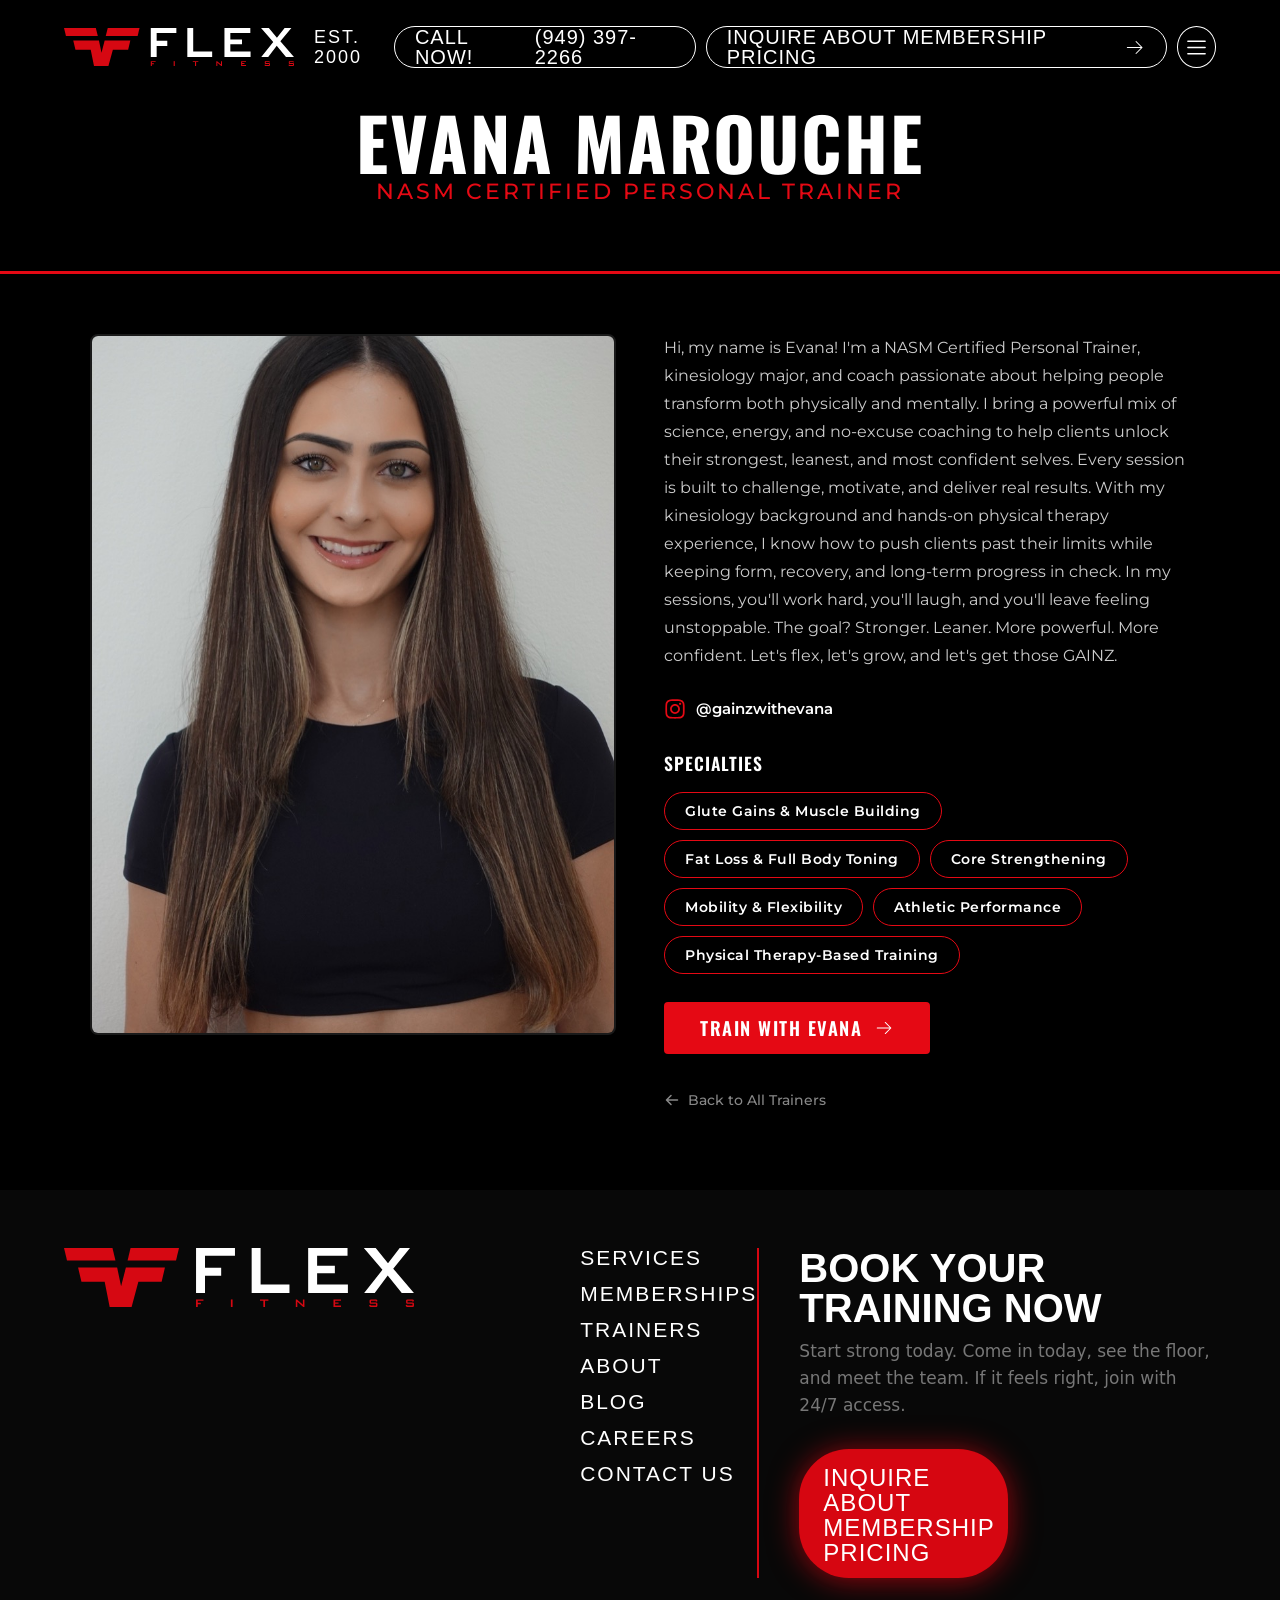
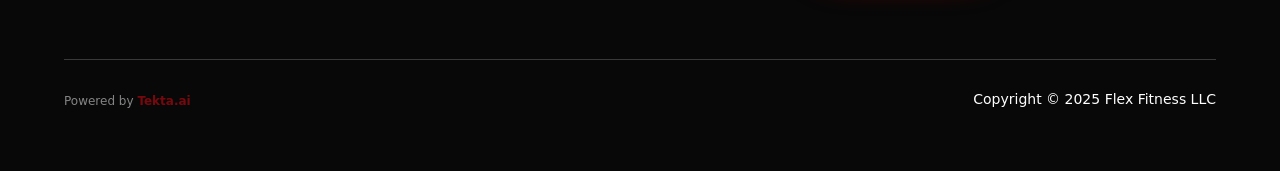
<file: trainers/evana/index.html>
<!DOCTYPE html>
<html lang="en">
<head>
<meta charset="utf-8"/>
<title>Evana Marouche — NASM Certified Personal Trainer | Flex Fitness OC</title>
<meta content="Meet Evana Marouche, NASM Certified Personal Trainer at Flex Fitness in Orange County. Specializing in muscle building, fat loss, core strengthening, mobility, athletic performance, and physical therapy-based training." name="description"/>
<meta content="Evana Marouche — NASM Certified Personal Trainer | Flex Fitness OC" property="og:title"/>
<meta content="Meet Evana Marouche, NASM Certified Personal Trainer at Flex Fitness in Orange County." property="og:description"/>
<meta property="og:type" content="website"/>
<meta content="summary_large_image" name="twitter:card"/>
<meta content="width=device-width, initial-scale=1" name="viewport"/>
<link href="../../assets/css/flex-fitness-8a1a46.shared.bde39e0b2.css" rel="stylesheet" type="text/css"/>
<style>
/* Fix visibility for elements that IX2 would normally reveal */
.ticker-track, .flex-block-10 { visibility: visible !important; }
.w-condition-invisible { display: none !important; }
.nav-screen { visibility: hidden; overflow-y: auto; -webkit-overflow-scrolling: touch; }
.nav-screen.is-open { visibility: visible !important; }
.nav-screen.is-open .nav-page-link, .nav-screen.is-open .code-embed-15 { visibility: visible !important; }
.review-pop { visibility: hidden; }
.review-pop.is-open { visibility: visible !important; }
.nav-service-screen { visibility: hidden; overflow-y: auto; -webkit-overflow-scrolling: touch; }
.nav-service-screen.is-open { visibility: visible !important; }
</style>
<link href="https://fonts.googleapis.com" rel="preconnect"/>
<link href="https://fonts.gstatic.com" rel="preconnect" crossorigin="anonymous"/>
<script src="../../assets/js/webfont.js" type="text/javascript"></script>
<script type="text/javascript">WebFont.load({google:{families:["Oswald:200,300,400,500,600,700","Montserrat:100,100italic,200,200italic,300,300italic,400,400italic,500,500italic,600,600italic,700,700italic,800,800italic,900,900italic","Plus Jakarta Sans:300,400,500,600,700"]}});</script>
<script type="text/javascript">!function(o,c){var n=c.documentElement,t=" w-mod-";n.className+=t+"js",("ontouchstart"in o||o.DocumentTouch&&c instanceof DocumentTouch)&&(n.className+=t+"touch")}(window,document);</script>
<link href="../../assets/images/68b851e4f7d7fb8ae89a2125_FlexFavicon.png" rel="shortcut icon" type="image/x-icon"/>
<link href="../../assets/images/68b851e9bc5b332202ece4fc_FlexWebClip.png" rel="apple-touch-icon"/>

<style>
/* ===== TRAINER PROFILE PAGE STYLES ===== */
*,*::before,*::after{box-sizing:border-box;}

.trainer-profile-hero {
  background: #000;
  padding: 120px 24px 60px;
  text-align: center;
  border-bottom: 3px solid #e50914;
}
.trainer-profile-hero h1 {
  font-family: 'Oswald', sans-serif;
  font-weight: 700;
  font-size: clamp(2.5rem, 6vw, 4.5rem);
  text-transform: uppercase;
  color: #fff;
  margin: 0 0 8px;
  letter-spacing: 2px;
}
.trainer-profile-hero .trainer-title {
  font-family: 'Montserrat', sans-serif;
  font-weight: 500;
  font-size: clamp(1rem, 2.5vw, 1.35rem);
  color: #e50914;
  text-transform: uppercase;
  letter-spacing: 3px;
  margin: 0;
}

.trainer-profile-body {
  background: #000;
  padding: 60px 24px 80px;
}
.trainer-profile-container {
  max-width: 1100px;
  margin: 0 auto;
  display: grid;
  grid-template-columns: 1fr 1fr;
  gap: 48px;
  align-items: start;
}

.trainer-photo-col {
  position: relative;
}
.trainer-photo-col img {
  width: 100%;
  border-radius: 8px;
  object-fit: cover;
  aspect-ratio: 3/4;
  border: 2px solid #1a1a1a;
}
.trainer-photo-placeholder {
  width: 100%;
  aspect-ratio: 3/4;
  border-radius: 8px;
  border: 2px solid #e50914;
  background: #111;
  display: flex;
  align-items: center;
  justify-content: center;
}
.trainer-photo-placeholder .initials {
  font-family: 'Oswald', sans-serif;
  font-size: 6rem;
  font-weight: 700;
  color: #fff;
  width: 180px;
  height: 180px;
  border-radius: 50%;
  border: 3px solid #e50914;
  background: #1a1a1a;
  display: flex;
  align-items: center;
  justify-content: center;
}

.trainer-info-col {
  display: flex;
  flex-direction: column;
  gap: 28px;
}
.trainer-bio {
  font-family: 'Montserrat', sans-serif;
  font-size: 1rem;
  line-height: 1.75;
  color: #ccc;
  margin: 0;
}

.trainer-ig-link {
  display: inline-flex;
  align-items: center;
  gap: 10px;
  color: #fff;
  text-decoration: none;
  font-family: 'Montserrat', sans-serif;
  font-weight: 600;
  font-size: 0.95rem;
  transition: color 0.2s;
}
.trainer-ig-link:hover {
  color: #e50914;
}
.trainer-ig-link svg {
  width: 22px;
  height: 22px;
  fill: #e50914;
}

.trainer-specialties {
  display: flex;
  flex-wrap: wrap;
  gap: 10px;
}
.trainer-specialties h3 {
  font-family: 'Oswald', sans-serif;
  font-weight: 600;
  font-size: 1.1rem;
  text-transform: uppercase;
  color: #fff;
  width: 100%;
  margin: 0 0 4px;
  letter-spacing: 1px;
}
.specialty-tag {
  font-family: 'Montserrat', sans-serif;
  font-size: 0.85rem;
  font-weight: 600;
  color: #fff;
  border: 1.5px solid #e50914;
  border-radius: 50px;
  padding: 8px 20px;
  background: transparent;
  letter-spacing: 0.5px;
}

.trainer-cta-btn {
  display: inline-flex;
  align-items: center;
  gap: 12px;
  background: #e50914;
  color: #fff;
  font-family: 'Oswald', sans-serif;
  font-weight: 600;
  font-size: 1.15rem;
  text-transform: uppercase;
  letter-spacing: 1.5px;
  padding: 16px 36px;
  border: none;
  border-radius: 4px;
  cursor: pointer;
  transition: background 0.2s;
  text-decoration: none;
}
.trainer-cta-btn:hover {
  background: #c10710;
}
.trainer-cta-btn svg {
  width: 20px;
  height: 20px;
  fill: currentColor;
}

.trainer-back-link {
  display: inline-flex;
  align-items: center;
  gap: 8px;
  color: #888;
  font-family: 'Montserrat', sans-serif;
  font-size: 0.9rem;
  font-weight: 500;
  text-decoration: none;
  transition: color 0.2s;
  margin-top: 8px;
}
.trainer-back-link:hover {
  color: #e50914;
}
.trainer-back-link svg {
  width: 16px;
  height: 16px;
  fill: currentColor;
}

@media (max-width: 768px) {
  .trainer-profile-container {
    grid-template-columns: 1fr;
    gap: 32px;
  }
  .trainer-profile-hero {
    padding: 100px 20px 40px;
  }
  .trainer-profile-body {
    padding: 40px 20px 60px;
  }
}
</style>
</head>
<body>
<div class="wrapper">
<!-- ===== NAV ===== -->
<div class="nav"><div class="nav-container"><a href="../../" class="link-block-3 w-inline-block"><img src="../../assets/images/68af6b3b76560bfdc1df693a_flex-fitness-logo-horz-white-color.svg" loading="lazy" width="244" alt="Flex Fitness logo" class="image"/><div class="desktop-est">Est. 2000</div></a><div class="nav-link-area"><a href="tel:+19493972266" class="nav-button phone w-inline-block"><div>CALL NOW!</div><div>(949) 397-2266</div></a><div data-modal="open" class="nav-button"><div>Inquire about membership pricing</div><div class="code-embed small w-embed"><svg xmlns="http://www.w3.org/2000/svg" width="auto" height="auto" fill="currentColor" viewBox="0 0 256 256"><path d="M220.24,132.24l-72,72a6,6,0,0,1-8.48-8.48L201.51,134H40a6,6,0,0,1,0-12H201.51L139.76,60.24a6,6,0,0,1,8.48-8.48l72,72A6,6,0,0,1,220.24,132.24Z"></path></svg></div></div><div class="nav-menu-button"><div class="code-embed-15 open w-embed"><svg xmlns="http://www.w3.org/2000/svg" width="100%" height="100%" fill="currentColor" viewBox="0 0 256 256"><path d="M224,128a8,8,0,0,1-8,8H40a8,8,0,0,1,0-16H216A8,8,0,0,1,224,128ZM40,72H216a8,8,0,0,0,0-16H40a8,8,0,0,0,0,16ZM216,184H40a8,8,0,0,0,0,16H216a8,8,0,0,0,0-16Z"></path></svg></div><div class="code-embed-15 close w-embed"><svg xmlns="http://www.w3.org/2000/svg" width="auto" height="auto" fill="currentColor" viewBox="0 0 256 256"><path d="M205.66,194.34a8,8,0,0,1-11.32,11.32L128,139.31,61.66,205.66a8,8,0,0,1-11.32-11.32L116.69,128,50.34,61.66A8,8,0,0,1,61.66,50.34L128,116.69l66.34-66.35a8,8,0,0,1,11.32,11.32L139.31,128Z"></path></svg></div></div></div></div>
<div class="nav-screen"><div class="nav-page-screen"><div class="nav-page-container"><a href="../../" class="nav-page-link">Home</a><div nav-page="services" class="nav-page-link">Services</div><a href="../../trainers/" class="nav-page-link">Trainers</a><a href="../../memberships/" class="nav-page-link">Memberships</a><a href="../../about/" class="nav-page-link">About</a><a href="../../blog/" class="nav-page-link">Blog</a><a href="../../careers/" class="nav-page-link">Careers</a><a href="../../contact/" class="nav-page-link">Contact</a></div></div><div class="nav-service-screen"><div class="nav-service-intro"><div class="div-block-71"><div class="code-embed-17 w-embed"><svg xmlns="http://www.w3.org/2000/svg" width="auto" height="auto" fill="currentColor" viewBox="0 0 256 256"><path d="M232,144a64.07,64.07,0,0,1-64,64H80a8,8,0,0,1,0-16h88a48,48,0,0,0,0-96H51.31l34.35,34.34a8,8,0,0,1-11.32,11.32l-48-48a8,8,0,0,1,0-11.32l48-48A8,8,0,0,1,85.66,45.66L51.31,80H168A64.07,64.07,0,0,1,232,144Z"></path></svg></div><div>Go Back</div></div><div class="nav-service-intro-heading">Our Services</div></div><div class="nav-service-container"><div class="nav-service-list-wrapper w-dyn-list"><div role="list" class="nav-service-list w-dyn-items"><div role="listitem" class="w-dyn-item"><a href="../../#services" class="nav-service-link w-inline-block"><div>Personal Training</div><div class="code-embed-16 w-embed"><svg xmlns="http://www.w3.org/2000/svg" width="auto" height="auto" fill="currentColor" viewBox="0 0 256 256"><path d="M141.66,133.66l-80,80a8,8,0,0,1-11.32-11.32L124.69,128,50.34,53.66A8,8,0,0,1,61.66,42.34l80,80A8,8,0,0,1,141.66,133.66Zm80-11.32-80-80a8,8,0,0,0-11.32,11.32L204.69,128l-74.35,74.34a8,8,0,0,0,11.32,11.32l80-80A8,8,0,0,0,221.66,122.34Z"></path></svg></div></a></div></div></div></div></div></div>
</div>
<!-- ===== END NAV ===== -->

<!-- ===== HERO ===== -->
<div class="trainer-profile-hero">
  <h1>Evana Marouche</h1>
  <p class="trainer-title">NASM Certified Personal Trainer</p>
</div>

<!-- ===== PROFILE BODY ===== -->
<div class="trainer-profile-body">
  <div class="trainer-profile-container">
    <div class="trainer-photo-col">
      <img src="../../assets/images/trainer-evana---trainer.jpeg.jpg" alt="Evana Marouche - NASM Certified Personal Trainer at Flex Fitness" loading="lazy"/>
    </div>
    <div class="trainer-info-col">
      <p class="trainer-bio">Hi, my name is Evana! I'm a NASM Certified Personal Trainer, kinesiology major, and coach passionate about helping people transform both physically and mentally. I bring a powerful mix of science, energy, and no-excuse coaching to help clients unlock their strongest, leanest, and most confident selves. Every session is built to challenge, motivate, and deliver real results. With my kinesiology background and hands-on physical therapy experience, I know how to push clients past their limits while keeping form, recovery, and long-term progress in check. In my sessions, you'll work hard, you'll laugh, and you'll leave feeling unstoppable. The goal? Stronger. Leaner. More powerful. More confident. Let's flex, let's grow, and let's get those GAINZ.</p>

      <a href="https://www.instagram.com/gainzwithevana" target="_blank" rel="noopener" class="trainer-ig-link">
        <svg viewBox="0 0 448 512" xmlns="http://www.w3.org/2000/svg"><path d="M224.1 141c-63.6 0-114.9 51.3-114.9 114.9S160.5 370.9 224.1 370.9 339 319.6 339 255.9 287.7 141 224.1 141zm0 189.6c-41.1 0-74.7-33.5-74.7-74.7s33.5-74.7 74.7-74.7 74.7 33.5 74.7 74.7-33.6 74.7-74.7 74.7zm146.4-194.3c0 14.9-12 26.8-26.8 26.8s-26.8-12-26.8-26.8 12-26.8 26.8-26.8 26.8 12 26.8 26.8zm76.1 27.2c-1.7-35.9-9.9-67.7-36.2-93.9-26.2-26.2-58-34.4-93.9-36.2-37-2.1-147.9-2.1-184.9 0-35.8 1.7-67.6 9.9-93.9 36.1S3.8 127.8 2.1 163.7c-2.1 37-2.1 147.9 0 184.9 1.7 35.9 9.9 67.7 36.2 93.9s58 34.4 93.9 36.2c37 2.1 147.9 2.1 184.9 0 35.9-1.7 67.7-9.9 93.9-36.2 26.2-26.2 34.4-58 36.2-93.9 2.1-37 2.1-147.8 0-184.8zM398.8 388c-7.8 19.6-22.9 34.7-42.6 42.6-29.5 11.7-99.5 9-132.1 9s-102.7 2.6-132.1-9c-19.6-7.8-34.7-22.9-42.6-42.6-11.7-29.5-9-99.5-9-132.1s-2.6-102.7 9-132.1c7.8-19.6 22.9-34.7 42.6-42.6 29.5-11.7 99.5-9 132.1-9s102.7-2.6 132.1 9c19.6 7.8 34.7 22.9 42.6 42.6 11.7 29.5 9 99.5 9 132.1s2.7 102.7-9 132.1z"/></svg>
        @gainzwithevana
      </a>

      <div class="trainer-specialties">
        <h3>Specialties</h3>
        <span class="specialty-tag">Glute Gains &amp; Muscle Building</span>
        <span class="specialty-tag">Fat Loss &amp; Full Body Toning</span>
        <span class="specialty-tag">Core Strengthening</span>
        <span class="specialty-tag">Mobility &amp; Flexibility</span>
        <span class="specialty-tag">Athletic Performance</span>
        <span class="specialty-tag">Physical Therapy-Based Training</span>
      </div>

      <div>
        <button data-modal="open" class="trainer-cta-btn">
          Train with Evana
          <svg xmlns="http://www.w3.org/2000/svg" viewBox="0 0 256 256"><path d="M220.24,132.24l-72,72a6,6,0,0,1-8.48-8.48L201.51,134H40a6,6,0,0,1,0-12H201.51L139.76,60.24a6,6,0,0,1,8.48-8.48l72,72A6,6,0,0,1,220.24,132.24Z"></path></svg>
        </button>
      </div>

      <a href="../" class="trainer-back-link">
        <svg xmlns="http://www.w3.org/2000/svg" viewBox="0 0 256 256"><path d="M228,128a12,12,0,0,1-12,12H69l51.52,51.51a12,12,0,0,1-17,17l-72-72a12,12,0,0,1,0-17l72-72a12,12,0,0,1,17,17L69,116H216A12,12,0,0,1,228,128Z"></path></svg>
        Back to All Trainers
      </a>
    </div>
  </div>
</div>

<!-- ===== FOOTER ===== -->
<div class="footer"><div class="footer-container"><a href="../../" class="w-inline-block"><img src="../../assets/images/68af6b3b76560bfdc1df693a_flex-fitness-logo-horz-white-color.svg" loading="lazy" alt="Flex Fitness logo" class="image-7"/></a><div class="footer-link-wrapper"><a href="../../#services" class="footer-link">Services</a><a href="../../memberships/" class="footer-link">Memberships</a><a href="../../trainers/" class="footer-link">Trainers</a><a href="../../about/" class="footer-link">About</a><a href="../../blog/" class="footer-link">Blog</a><a href="../../careers/" class="footer-link">Careers</a><a href="../../contact/" class="footer-link">Contact Us</a></div><div class="div-block-66"><div class="text-block-11">Book your training now</div><p class="paragraph-7">Start strong today. Come in today, see the floor, and meet the team. If it feels right, join with 24/7 access.</p><div data-modal="open" class="hero-button"><div class="w-layout-vflex flex-block"><div class="cta-main-text">Inquire about membership pricing</div></div><div class="code-embed w-embed"><svg xmlns="http://www.w3.org/2000/svg" width="auto" height="auto" fill="currentColor" viewBox="0 0 256 256"><path d="M220.24,132.24l-72,72a6,6,0,0,1-8.48-8.48L201.51,134H40a6,6,0,0,1,0-12H201.51L139.76,60.24a6,6,0,0,1,8.48-8.48l72,72A6,6,0,0,1,220.24,132.24Z"></path></svg></div></div></div></div><div class="div-block-67"><p class="paragraph-21" style="opacity:0.5; font-size:12px;">Powered by <a href="https://tekta.ai" target="_blank" style="color:#e50914; text-decoration:none; font-weight:600;">Tekta.ai</a></p><p class="paragraph-21">Copyright &copy; 2025 Flex Fitness LLC</p></div></div></div>

</div><!-- end .wrapper -->

<!-- STEP 1: QUICK PHONE CAPTURE -->
<div id="phone-capture">
  <div id="pc-backdrop"></div>
  <div id="pc-content">
    <button id="pc-close" aria-label="Close">&#x2715;</button>
    <div id="pc-form-wrap">
      <h2 style="font-family:Oswald,sans-serif; font-size:1.8rem; text-transform:uppercase; text-align:center; color:#fff; margin-bottom:6px;">Get Instant Pricing Info</h2>
      <p style="text-align:center; color:#aaa; font-size:13px; margin-bottom:24px;">We'll text you our pricing and hours.</p>
      <form id="pc-form" style="display:flex; flex-direction:column; gap:12px;">
        <input type="text" name="firstName" placeholder="First Name *" required style="padding:14px 16px; background:#1a1a1a; border:1px solid #333; border-radius:6px; color:#fff; font-size:15px; font-family:Montserrat,sans-serif; outline:none;" onfocus="this.style.borderColor='#e50914'" onblur="this.style.borderColor='#333'"/>
        <input type="tel" name="phone" placeholder="Phone Number *" required style="padding:14px 16px; background:#1a1a1a; border:1px solid #333; border-radius:6px; color:#fff; font-size:15px; font-family:Montserrat,sans-serif; outline:none;" onfocus="this.style.borderColor='#e50914'" onblur="this.style.borderColor='#333'"/>
        <button type="submit" id="pc-submit" style="padding:16px; background:#e50914; color:#fff; border:none; border-radius:6px; font-family:Oswald,sans-serif; font-size:1.1rem; font-weight:600; text-transform:uppercase; letter-spacing:0.05em; cursor:pointer; transition:background 0.3s;" onmouseover="this.style.background='#ff1a2e'" onmouseout="this.style.background='#e50914'">Send Me Info &amp; Continue</button>
      </form>
      <p style="text-align:center; color:#555; font-size:11px; margin-top:12px;">By submitting, you agree to receive a text from Flex Fitness.</p>
    </div>
  </div>
</div>

<!-- STEP 2: GHL FULLSCREEN MODAL -->
<div id="ghl-modal">
  <div id="ghl-backdrop"></div>
  <div id="ghl-content">
    <button id="ghl-close" aria-label="Close">&#x2715;</button>
    <div id="ghl-custom-header" aria-hidden="true">
      <h2>Almost there</h2>
      <p>Share a bit more and we'll send you membership info shortly.</p>
    </div>
    <iframe src="https://link.builtbyshah.com/widget/survey/bmkFtP0g2k2NwZGxZZ6D" id="bmkFtP0g2k2NwZGxZZ6D" title="survey" scrolling="no"></iframe>
    <script src="https://link.builtbyshah.com/js/form_embed.js"></script>
  </div>
</div>

<style>
#phone-capture { display:none; position:fixed; inset:0; z-index:99999999999; }
#pc-backdrop { position:absolute; inset:0; background:rgba(0,0,0,0.6); backdrop-filter:blur(10px); -webkit-backdrop-filter:blur(10px); z-index:1; }
#pc-content { position:relative; z-index:2; width:100vw; height:100%; display:flex; align-items:center; justify-content:center; padding:16px; }
#pc-form-wrap { background:#111; border:1px solid #222; border-radius:12px; padding:40px 32px; width:100%; max-width:420px; }
#pc-close { position:fixed; top:20px; right:20px; width:36px; height:36px; border-radius:50%; background:#fff; color:#000; font-size:22px; line-height:1; display:flex; align-items:center; justify-content:center; border:none; cursor:pointer; z-index:3; }
#ghl-modal { display:none; position:fixed; inset:0; z-index:9999999999; }
#ghl-backdrop { position:absolute; inset:0; background:rgba(0,0,0,0.55); backdrop-filter:blur(8px); -webkit-backdrop-filter:blur(8px); z-index:1; }
#ghl-content { position:relative; z-index:2; width:100vw; height:calc(var(--vh,1vh)*100); padding:16px; overflow-y:auto; -webkit-overflow-scrolling:touch; }
#ghl-content iframe { width:100%; min-height:100%; border:none; background:transparent; display:block; }
#ghl-close { position:sticky; top:16px; margin-left:auto; margin-right:16px; width:32px; height:32px; border-radius:100px; background:#fff; color:#000; font-size:24px; line-height:1; display:flex; align-items:center; justify-content:center; border:none; cursor:pointer; z-index:3; }
#ghl-custom-header { position:absolute; top:64px; left:16px; right:16px; max-width:560px; margin:0 auto; padding:56px 32px 48px; background:#1a1a1a; border:1px solid #2a2a2a; border-radius:12px 12px 0 0; z-index:5; text-align:center; pointer-events:none; box-sizing:border-box; min-height:320px; display:flex; flex-direction:column; justify-content:center; align-items:center; }
#ghl-custom-header h2 { color:#fff; font-family:Oswald,sans-serif; font-size:2.25rem; font-weight:700; text-transform:uppercase; margin:0; letter-spacing:0.04em; line-height:1.1; }
#ghl-custom-header h2::after { content:""; display:block; width:56px; height:3px; background:#e50914; margin:20px auto; }
#ghl-custom-header p { color:#bbb; font-size:14px; line-height:1.6; margin:0; font-family:Montserrat,sans-serif; max-width:380px; }
@media (max-width:767px) { #ghl-custom-header { min-height:340px; padding:40px 24px 32px; top:56px; } #ghl-custom-header h2 { font-size:1.7rem; } #ghl-custom-header h2::after { width:48px; height:2px; margin:16px auto; } #ghl-custom-header p { font-size:13px; } }
@media (max-width:767px) {
  #pc-form-wrap { padding:32px 20px; }
  #pc-close { width:32px; height:32px; font-size:18px; top:12px; right:12px; }
  #ghl-close { width:28px; height:28px; font-size:20px; margin-right:12px; top:12px; }
}
body.ghl-open { overflow:hidden; }
</style>

<script>
(function(){function s(){document.documentElement.style.setProperty('--vh',window.innerHeight*0.01+'px')}s();window.addEventListener('resize',s)})();

(function () {
  var SCRIPT_URL = "https://script.google.com/macros/s/AKfycbxLBPMU0fLTCAhfh7mHYarwf4Vf5FibT4Cud-52B-ut37XRL6jX6vWVEEUNW5Ao5-AU/exec";
  var pcModal = document.getElementById('phone-capture');
  var pcBackdrop = document.getElementById('pc-backdrop');
  var pcClose = document.getElementById('pc-close');
  var pcForm = document.getElementById('pc-form');
  var ghlModal = document.getElementById('ghl-modal');
  var ghlBackdrop = document.getElementById('ghl-backdrop');
  var ghlClose = document.getElementById('ghl-close');

  function openPhoneCapture() { pcModal.style.display = 'block'; document.body.classList.add('ghl-open'); pcForm.reset(); }
  function closePhoneCapture() { pcModal.style.display = 'none'; document.body.classList.remove('ghl-open'); }
  function openGHL() { ghlModal.style.display = 'block'; document.body.classList.add('ghl-open'); }
  function closeGHL() { ghlModal.style.display = 'none'; document.body.classList.remove('ghl-open'); }

  document.querySelectorAll('[data-modal="open"]').forEach(function(btn) {
    btn.addEventListener('click', function(e) { e.preventDefault(); openPhoneCapture(); });
  });

  pcBackdrop.addEventListener('click', closePhoneCapture);
  pcClose.addEventListener('click', closePhoneCapture);
  ghlBackdrop.addEventListener('click', closeGHL);
  ghlClose.addEventListener('click', closeGHL);

  pcForm.addEventListener('submit', function(e) {
    e.preventDefault();
    var btn = document.getElementById('pc-submit');
    btn.textContent = 'Sending...';
    btn.disabled = true;
    var payload = {
      formType: 'contact',
      firstName: pcForm.querySelector('[name="firstName"]').value.trim(),
      lastName: '',
      email: '',
      phone: pcForm.querySelector('[name="phone"]').value.trim(),
      message: 'Inquiry from membership button'
    };
    fetch(SCRIPT_URL, {
      method: 'POST',
      body: JSON.stringify(payload),
      headers: { 'Content-Type': 'text/plain' },
      redirect: 'follow'
    })
    .then(function(r) { return r.json(); })
    .catch(function() {})
    .finally(function() {
      btn.textContent = 'Send Me Info & Continue';
      btn.disabled = false;
      closePhoneCapture();
      openGHL();
    });
  });
})();
</script>
<script>
/* ===== PHONE NUMBER FORMATTER ===== */
(function() {
  function formatPhone(val) {
    var d = val.replace(/\D/g, '');
    if (d.length > 10) d = d.substring(0, 10);
    if (d.length >= 7) return '(' + d.substring(0,3) + ') ' + d.substring(3,6) + '-' + d.substring(6);
    if (d.length >= 4) return '(' + d.substring(0,3) + ') ' + d.substring(3);
    if (d.length > 0) return '(' + d;
    return '';
  }
  document.addEventListener('input', function(e) {
    if (e.target.type !== 'tel') return;
    var old = e.target.value;
    var cursorPos = e.target.selectionStart;
    var digitsBefore = old.substring(0, cursorPos).replace(/\D/g, '').length;
    var formatted = formatPhone(old);
    if (formatted === old) return;
    e.target.value = formatted;
    var newPos = 0, count = 0;
    while (newPos < formatted.length && count < digitsBefore) {
      if (/\d/.test(formatted[newPos])) count++;
      newPos++;
    }
    e.target.setSelectionRange(newPos, newPos);
  });
})();
</script>
<script>
/* ===== NAV MENU TOGGLE ===== */
(function(){var mb=document.querySelector('.nav-menu-button'),ns=document.querySelector('.nav-screen'),oi=mb?.querySelector('.code-embed-15.open'),ci=mb?.querySelector('.code-embed-15.close');if(!mb||!ns)return;ci&&(ci.style.display='none');mb.addEventListener('click',function(){var io=ns.classList.toggle('is-open');if(oi)oi.style.display=io?'none':'';if(ci)ci.style.display=io?'':'none';document.body.style.overflow=io?'hidden':''});var sb=document.querySelector('[nav-page="services"]'),ss=document.querySelector('.nav-service-screen'),gb=ss?.querySelector('.div-block-71');if(sb&&ss){sb.addEventListener('click',function(){ss.classList.add('is-open')});gb?.addEventListener('click',function(){ss.classList.remove('is-open')})}})();
</script>
</body>
</html>
</file>
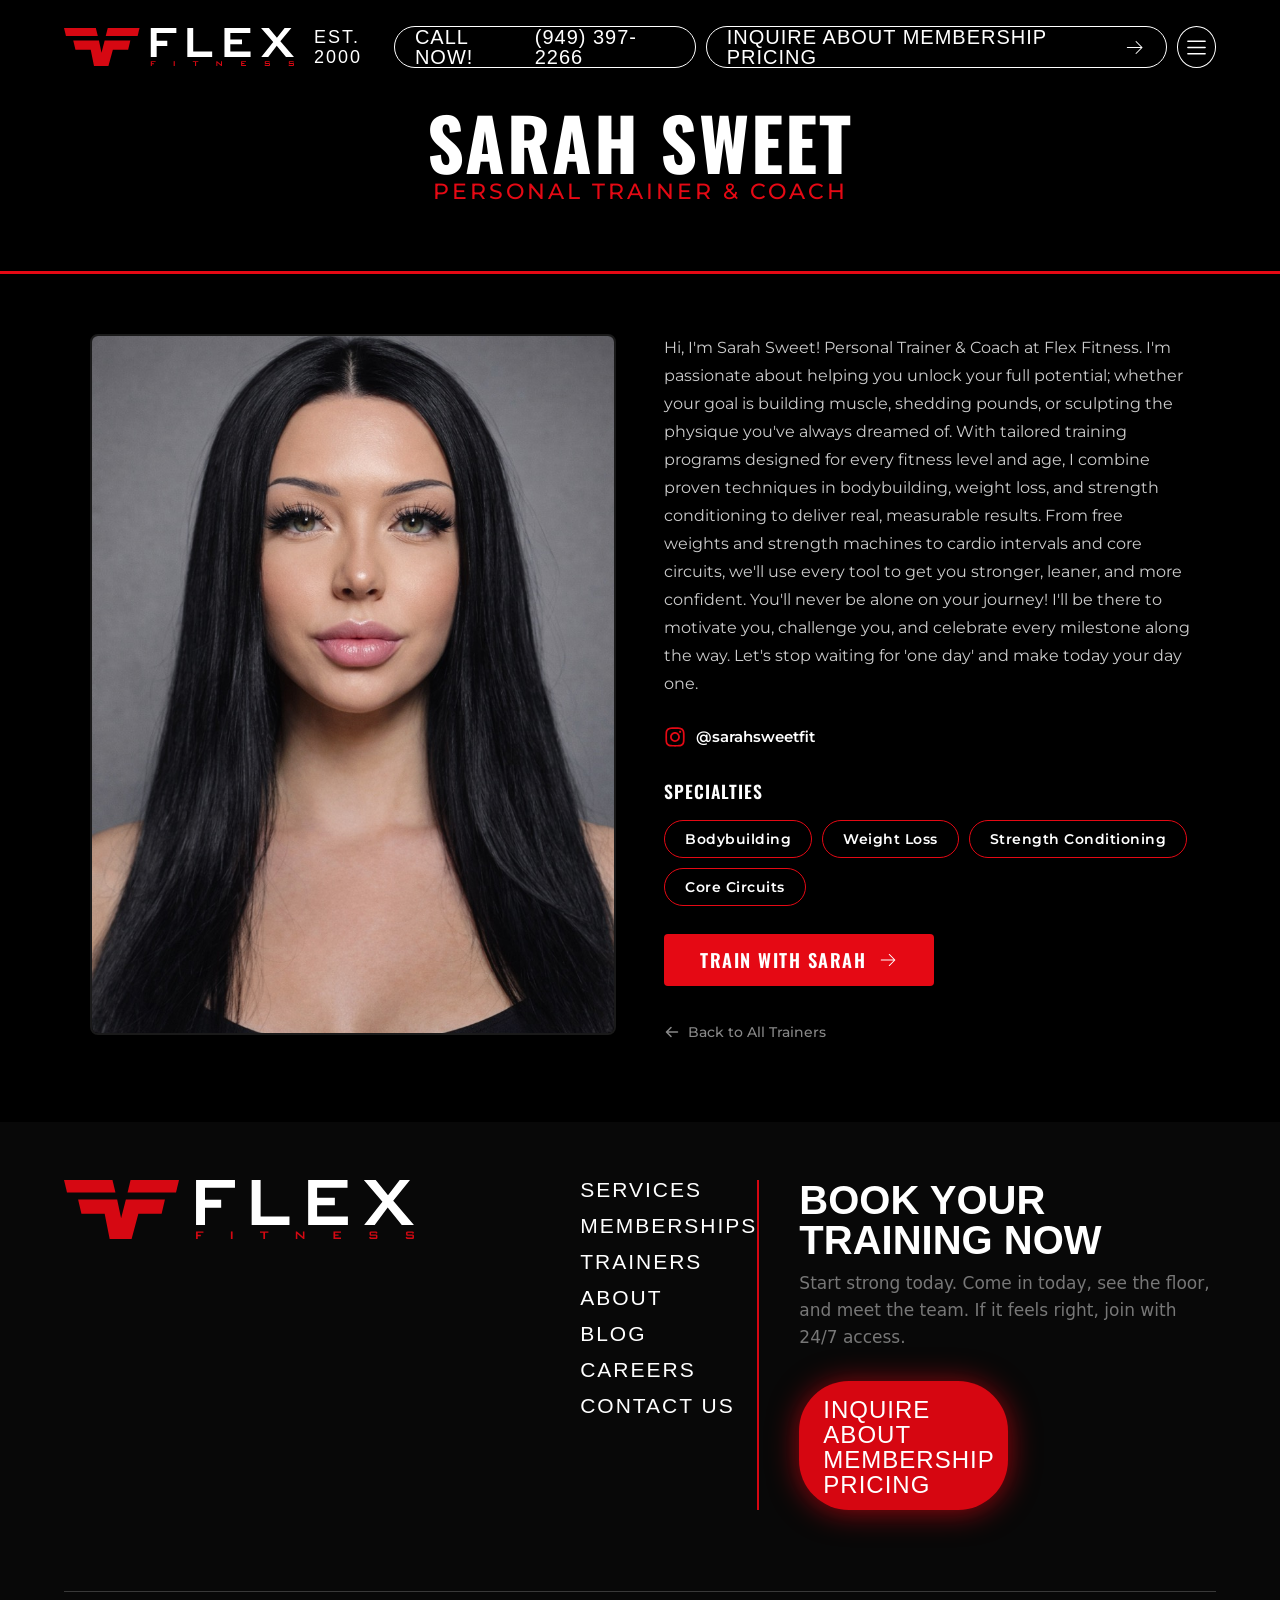
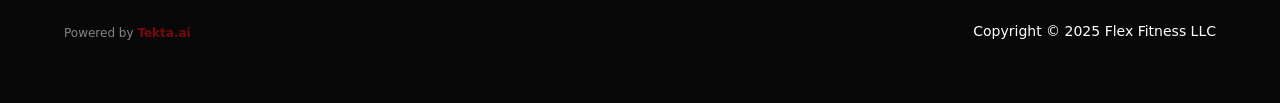
<file: trainers/sarah-sweet/index.html>
<!DOCTYPE html>
<html lang="en">
<head>
<meta charset="utf-8"/>
<title>Sarah Sweet — Personal Trainer &amp; Coach | Flex Fitness OC</title>
<meta content="Meet Sarah Sweet, Personal Trainer & Coach at Flex Fitness in Orange County. Specializing in bodybuilding, weight loss, strength conditioning, and core circuits." name="description"/>
<meta content="Sarah Sweet — Personal Trainer &amp; Coach | Flex Fitness OC" property="og:title"/>
<meta content="Meet Sarah Sweet, Personal Trainer & Coach at Flex Fitness in Orange County." property="og:description"/>
<meta property="og:type" content="website"/>
<meta content="summary_large_image" name="twitter:card"/>
<meta content="width=device-width, initial-scale=1" name="viewport"/>
<link href="../../assets/css/flex-fitness-8a1a46.shared.bde39e0b2.css" rel="stylesheet" type="text/css"/>
<style>
/* Fix visibility for elements that IX2 would normally reveal */
.ticker-track, .flex-block-10 { visibility: visible !important; }
.w-condition-invisible { display: none !important; }
.nav-screen { visibility: hidden; overflow-y: auto; -webkit-overflow-scrolling: touch; }
.nav-screen.is-open { visibility: visible !important; }
.nav-screen.is-open .nav-page-link, .nav-screen.is-open .code-embed-15 { visibility: visible !important; }
.review-pop { visibility: hidden; }
.review-pop.is-open { visibility: visible !important; }
.nav-service-screen { visibility: hidden; overflow-y: auto; -webkit-overflow-scrolling: touch; }
.nav-service-screen.is-open { visibility: visible !important; }
</style>
<link href="https://fonts.googleapis.com" rel="preconnect"/>
<link href="https://fonts.gstatic.com" rel="preconnect" crossorigin="anonymous"/>
<script src="../../assets/js/webfont.js" type="text/javascript"></script>
<script type="text/javascript">WebFont.load({google:{families:["Oswald:200,300,400,500,600,700","Montserrat:100,100italic,200,200italic,300,300italic,400,400italic,500,500italic,600,600italic,700,700italic,800,800italic,900,900italic","Plus Jakarta Sans:300,400,500,600,700"]}});</script>
<script type="text/javascript">!function(o,c){var n=c.documentElement,t=" w-mod-";n.className+=t+"js",("ontouchstart"in o||o.DocumentTouch&&c instanceof DocumentTouch)&&(n.className+=t+"touch")}(window,document);</script>
<link href="../../assets/images/68b851e4f7d7fb8ae89a2125_FlexFavicon.png" rel="shortcut icon" type="image/x-icon"/>
<link href="../../assets/images/68b851e9bc5b332202ece4fc_FlexWebClip.png" rel="apple-touch-icon"/>

<style>
/* ===== TRAINER PROFILE PAGE STYLES ===== */
*,*::before,*::after{box-sizing:border-box;}

.trainer-profile-hero {
  background: #000;
  padding: 120px 24px 60px;
  text-align: center;
  border-bottom: 3px solid #e50914;
}
.trainer-profile-hero h1 {
  font-family: 'Oswald', sans-serif;
  font-weight: 700;
  font-size: clamp(2.5rem, 6vw, 4.5rem);
  text-transform: uppercase;
  color: #fff;
  margin: 0 0 8px;
  letter-spacing: 2px;
}
.trainer-profile-hero .trainer-title {
  font-family: 'Montserrat', sans-serif;
  font-weight: 500;
  font-size: clamp(1rem, 2.5vw, 1.35rem);
  color: #e50914;
  text-transform: uppercase;
  letter-spacing: 3px;
  margin: 0;
}

.trainer-profile-body {
  background: #000;
  padding: 60px 24px 80px;
}
.trainer-profile-container {
  max-width: 1100px;
  margin: 0 auto;
  display: grid;
  grid-template-columns: 1fr 1fr;
  gap: 48px;
  align-items: start;
}

.trainer-photo-col {
  position: relative;
}
.trainer-photo-col img {
  width: 100%;
  border-radius: 8px;
  object-fit: cover;
  aspect-ratio: 3/4;
  border: 2px solid #1a1a1a;
}
.trainer-photo-placeholder {
  width: 100%;
  aspect-ratio: 3/4;
  border-radius: 8px;
  border: 2px solid #e50914;
  background: #111;
  display: flex;
  align-items: center;
  justify-content: center;
}
.trainer-photo-placeholder .initials {
  font-family: 'Oswald', sans-serif;
  font-size: 6rem;
  font-weight: 700;
  color: #fff;
  width: 180px;
  height: 180px;
  border-radius: 50%;
  border: 3px solid #e50914;
  background: #1a1a1a;
  display: flex;
  align-items: center;
  justify-content: center;
}

.trainer-info-col {
  display: flex;
  flex-direction: column;
  gap: 28px;
}
.trainer-bio {
  font-family: 'Montserrat', sans-serif;
  font-size: 1rem;
  line-height: 1.75;
  color: #ccc;
  margin: 0;
}

.trainer-ig-link {
  display: inline-flex;
  align-items: center;
  gap: 10px;
  color: #fff;
  text-decoration: none;
  font-family: 'Montserrat', sans-serif;
  font-weight: 600;
  font-size: 0.95rem;
  transition: color 0.2s;
}
.trainer-ig-link:hover {
  color: #e50914;
}
.trainer-ig-link svg {
  width: 22px;
  height: 22px;
  fill: #e50914;
}

.trainer-specialties {
  display: flex;
  flex-wrap: wrap;
  gap: 10px;
}
.trainer-specialties h3 {
  font-family: 'Oswald', sans-serif;
  font-weight: 600;
  font-size: 1.1rem;
  text-transform: uppercase;
  color: #fff;
  width: 100%;
  margin: 0 0 4px;
  letter-spacing: 1px;
}
.specialty-tag {
  font-family: 'Montserrat', sans-serif;
  font-size: 0.85rem;
  font-weight: 600;
  color: #fff;
  border: 1.5px solid #e50914;
  border-radius: 50px;
  padding: 8px 20px;
  background: transparent;
  letter-spacing: 0.5px;
}

.trainer-cta-btn {
  display: inline-flex;
  align-items: center;
  gap: 12px;
  background: #e50914;
  color: #fff;
  font-family: 'Oswald', sans-serif;
  font-weight: 600;
  font-size: 1.15rem;
  text-transform: uppercase;
  letter-spacing: 1.5px;
  padding: 16px 36px;
  border: none;
  border-radius: 4px;
  cursor: pointer;
  transition: background 0.2s;
  text-decoration: none;
}
.trainer-cta-btn:hover {
  background: #c10710;
}
.trainer-cta-btn svg {
  width: 20px;
  height: 20px;
  fill: currentColor;
}

.trainer-back-link {
  display: inline-flex;
  align-items: center;
  gap: 8px;
  color: #888;
  font-family: 'Montserrat', sans-serif;
  font-size: 0.9rem;
  font-weight: 500;
  text-decoration: none;
  transition: color 0.2s;
  margin-top: 8px;
}
.trainer-back-link:hover {
  color: #e50914;
}
.trainer-back-link svg {
  width: 16px;
  height: 16px;
  fill: currentColor;
}

@media (max-width: 768px) {
  .trainer-profile-container {
    grid-template-columns: 1fr;
    gap: 32px;
  }
  .trainer-profile-hero {
    padding: 100px 20px 40px;
  }
  .trainer-profile-body {
    padding: 40px 20px 60px;
  }
}
</style>
</head>
<body>
<div class="wrapper">
<!-- ===== NAV ===== -->
<div class="nav"><div class="nav-container"><a href="../../" class="link-block-3 w-inline-block"><img src="../../assets/images/68af6b3b76560bfdc1df693a_flex-fitness-logo-horz-white-color.svg" loading="lazy" width="244" alt="Flex Fitness logo" class="image"/><div class="desktop-est">Est. 2000</div></a><div class="nav-link-area"><a href="tel:+19493972266" class="nav-button phone w-inline-block"><div>CALL NOW!</div><div>(949) 397-2266</div></a><div data-modal="open" class="nav-button"><div>Inquire about membership pricing</div><div class="code-embed small w-embed"><svg xmlns="http://www.w3.org/2000/svg" width="auto" height="auto" fill="currentColor" viewBox="0 0 256 256"><path d="M220.24,132.24l-72,72a6,6,0,0,1-8.48-8.48L201.51,134H40a6,6,0,0,1,0-12H201.51L139.76,60.24a6,6,0,0,1,8.48-8.48l72,72A6,6,0,0,1,220.24,132.24Z"></path></svg></div></div><div class="nav-menu-button"><div class="code-embed-15 open w-embed"><svg xmlns="http://www.w3.org/2000/svg" width="100%" height="100%" fill="currentColor" viewBox="0 0 256 256"><path d="M224,128a8,8,0,0,1-8,8H40a8,8,0,0,1,0-16H216A8,8,0,0,1,224,128ZM40,72H216a8,8,0,0,0,0-16H40a8,8,0,0,0,0,16ZM216,184H40a8,8,0,0,0,0,16H216a8,8,0,0,0,0-16Z"></path></svg></div><div class="code-embed-15 close w-embed"><svg xmlns="http://www.w3.org/2000/svg" width="auto" height="auto" fill="currentColor" viewBox="0 0 256 256"><path d="M205.66,194.34a8,8,0,0,1-11.32,11.32L128,139.31,61.66,205.66a8,8,0,0,1-11.32-11.32L116.69,128,50.34,61.66A8,8,0,0,1,61.66,50.34L128,116.69l66.34-66.35a8,8,0,0,1,11.32,11.32L139.31,128Z"></path></svg></div></div></div></div>
<div class="nav-screen"><div class="nav-page-screen"><div class="nav-page-container"><a href="../../" class="nav-page-link">Home</a><div nav-page="services" class="nav-page-link">Services</div><a href="../../trainers/" class="nav-page-link">Trainers</a><a href="../../memberships/" class="nav-page-link">Memberships</a><a href="../../about/" class="nav-page-link">About</a><a href="../../blog/" class="nav-page-link">Blog</a><a href="../../careers/" class="nav-page-link">Careers</a><a href="../../contact/" class="nav-page-link">Contact</a></div></div><div class="nav-service-screen"><div class="nav-service-intro"><div class="div-block-71"><div class="code-embed-17 w-embed"><svg xmlns="http://www.w3.org/2000/svg" width="auto" height="auto" fill="currentColor" viewBox="0 0 256 256"><path d="M232,144a64.07,64.07,0,0,1-64,64H80a8,8,0,0,1,0-16h88a48,48,0,0,0,0-96H51.31l34.35,34.34a8,8,0,0,1-11.32,11.32l-48-48a8,8,0,0,1,0-11.32l48-48A8,8,0,0,1,85.66,45.66L51.31,80H168A64.07,64.07,0,0,1,232,144Z"></path></svg></div><div>Go Back</div></div><div class="nav-service-intro-heading">Our Services</div></div><div class="nav-service-container"><div class="nav-service-list-wrapper w-dyn-list"><div role="list" class="nav-service-list w-dyn-items"><div role="listitem" class="w-dyn-item"><a href="../../#services" class="nav-service-link w-inline-block"><div>Personal Training</div><div class="code-embed-16 w-embed"><svg xmlns="http://www.w3.org/2000/svg" width="auto" height="auto" fill="currentColor" viewBox="0 0 256 256"><path d="M141.66,133.66l-80,80a8,8,0,0,1-11.32-11.32L124.69,128,50.34,53.66A8,8,0,0,1,61.66,42.34l80,80A8,8,0,0,1,141.66,133.66Zm80-11.32-80-80a8,8,0,0,0-11.32,11.32L204.69,128l-74.35,74.34a8,8,0,0,0,11.32,11.32l80-80A8,8,0,0,0,221.66,122.34Z"></path></svg></div></a></div></div></div></div></div></div>
</div>
<!-- ===== END NAV ===== -->

<!-- ===== HERO ===== -->
<div class="trainer-profile-hero">
  <h1>Sarah Sweet</h1>
  <p class="trainer-title">Personal Trainer &amp; Coach</p>
</div>

<!-- ===== PROFILE BODY ===== -->
<div class="trainer-profile-body">
  <div class="trainer-profile-container">
    <div class="trainer-photo-col">
      <img src="../../assets/images/trainer-sarah-sweet---trainer-.jpg" alt="Sarah Sweet - Personal Trainer &amp; Coach at Flex Fitness" loading="lazy"/>
    </div>
    <div class="trainer-info-col">
      <p class="trainer-bio">Hi, I'm Sarah Sweet! Personal Trainer &amp; Coach at Flex Fitness. I'm passionate about helping you unlock your full potential; whether your goal is building muscle, shedding pounds, or sculpting the physique you've always dreamed of. With tailored training programs designed for every fitness level and age, I combine proven techniques in bodybuilding, weight loss, and strength conditioning to deliver real, measurable results. From free weights and strength machines to cardio intervals and core circuits, we'll use every tool to get you stronger, leaner, and more confident. You'll never be alone on your journey! I'll be there to motivate you, challenge you, and celebrate every milestone along the way. Let's stop waiting for 'one day' and make today your day one.</p>

      <a href="https://www.instagram.com/sarahsweetfit" target="_blank" rel="noopener" class="trainer-ig-link">
        <svg viewBox="0 0 448 512" xmlns="http://www.w3.org/2000/svg"><path d="M224.1 141c-63.6 0-114.9 51.3-114.9 114.9S160.5 370.9 224.1 370.9 339 319.6 339 255.9 287.7 141 224.1 141zm0 189.6c-41.1 0-74.7-33.5-74.7-74.7s33.5-74.7 74.7-74.7 74.7 33.5 74.7 74.7-33.6 74.7-74.7 74.7zm146.4-194.3c0 14.9-12 26.8-26.8 26.8s-26.8-12-26.8-26.8 12-26.8 26.8-26.8 26.8 12 26.8 26.8zm76.1 27.2c-1.7-35.9-9.9-67.7-36.2-93.9-26.2-26.2-58-34.4-93.9-36.2-37-2.1-147.9-2.1-184.9 0-35.8 1.7-67.6 9.9-93.9 36.1S3.8 127.8 2.1 163.7c-2.1 37-2.1 147.9 0 184.9 1.7 35.9 9.9 67.7 36.2 93.9s58 34.4 93.9 36.2c37 2.1 147.9 2.1 184.9 0 35.9-1.7 67.7-9.9 93.9-36.2 26.2-26.2 34.4-58 36.2-93.9 2.1-37 2.1-147.8 0-184.8zM398.8 388c-7.8 19.6-22.9 34.7-42.6 42.6-29.5 11.7-99.5 9-132.1 9s-102.7 2.6-132.1-9c-19.6-7.8-34.7-22.9-42.6-42.6-11.7-29.5-9-99.5-9-132.1s-2.6-102.7 9-132.1c7.8-19.6 22.9-34.7 42.6-42.6 29.5-11.7 99.5-9 132.1-9s102.7-2.6 132.1 9c19.6 7.8 34.7 22.9 42.6 42.6 11.7 29.5 9 99.5 9 132.1s2.7 102.7-9 132.1z"/></svg>
        @sarahsweetfit
      </a>

      <div class="trainer-specialties">
        <h3>Specialties</h3>
        <span class="specialty-tag">Bodybuilding</span>
        <span class="specialty-tag">Weight Loss</span>
        <span class="specialty-tag">Strength Conditioning</span>
        <span class="specialty-tag">Core Circuits</span>
      </div>

      <div>
        <button data-modal="open" class="trainer-cta-btn">
          Train with Sarah
          <svg xmlns="http://www.w3.org/2000/svg" viewBox="0 0 256 256"><path d="M220.24,132.24l-72,72a6,6,0,0,1-8.48-8.48L201.51,134H40a6,6,0,0,1,0-12H201.51L139.76,60.24a6,6,0,0,1,8.48-8.48l72,72A6,6,0,0,1,220.24,132.24Z"></path></svg>
        </button>
      </div>

      <a href="../" class="trainer-back-link">
        <svg xmlns="http://www.w3.org/2000/svg" viewBox="0 0 256 256"><path d="M228,128a12,12,0,0,1-12,12H69l51.52,51.51a12,12,0,0,1-17,17l-72-72a12,12,0,0,1,0-17l72-72a12,12,0,0,1,17,17L69,116H216A12,12,0,0,1,228,128Z"></path></svg>
        Back to All Trainers
      </a>
    </div>
  </div>
</div>

<!-- ===== FOOTER ===== -->
<div class="footer"><div class="footer-container"><a href="../../" class="w-inline-block"><img src="../../assets/images/68af6b3b76560bfdc1df693a_flex-fitness-logo-horz-white-color.svg" loading="lazy" alt="Flex Fitness logo" class="image-7"/></a><div class="footer-link-wrapper"><a href="../../#services" class="footer-link">Services</a><a href="../../memberships/" class="footer-link">Memberships</a><a href="../../trainers/" class="footer-link">Trainers</a><a href="../../about/" class="footer-link">About</a><a href="../../blog/" class="footer-link">Blog</a><a href="../../careers/" class="footer-link">Careers</a><a href="../../contact/" class="footer-link">Contact Us</a></div><div class="div-block-66"><div class="text-block-11">Book your training now</div><p class="paragraph-7">Start strong today. Come in today, see the floor, and meet the team. If it feels right, join with 24/7 access.</p><div data-modal="open" class="hero-button"><div class="w-layout-vflex flex-block"><div class="cta-main-text">Inquire about membership pricing</div></div><div class="code-embed w-embed"><svg xmlns="http://www.w3.org/2000/svg" width="auto" height="auto" fill="currentColor" viewBox="0 0 256 256"><path d="M220.24,132.24l-72,72a6,6,0,0,1-8.48-8.48L201.51,134H40a6,6,0,0,1,0-12H201.51L139.76,60.24a6,6,0,0,1,8.48-8.48l72,72A6,6,0,0,1,220.24,132.24Z"></path></svg></div></div></div></div><div class="div-block-67"><p class="paragraph-21" style="opacity:0.5; font-size:12px;">Powered by <a href="https://tekta.ai" target="_blank" style="color:#e50914; text-decoration:none; font-weight:600;">Tekta.ai</a></p><p class="paragraph-21">Copyright &copy; 2025 Flex Fitness LLC</p></div></div></div>

</div><!-- end .wrapper -->

<!-- STEP 1: QUICK PHONE CAPTURE -->
<div id="phone-capture">
  <div id="pc-backdrop"></div>
  <div id="pc-content">
    <button id="pc-close" aria-label="Close">&#x2715;</button>
    <div id="pc-form-wrap">
      <h2 style="font-family:Oswald,sans-serif; font-size:1.8rem; text-transform:uppercase; text-align:center; color:#fff; margin-bottom:6px;">Get Instant Pricing Info</h2>
      <p style="text-align:center; color:#aaa; font-size:13px; margin-bottom:24px;">We'll text you our pricing and hours.</p>
      <form id="pc-form" style="display:flex; flex-direction:column; gap:12px;">
        <input type="text" name="firstName" placeholder="First Name *" required style="padding:14px 16px; background:#1a1a1a; border:1px solid #333; border-radius:6px; color:#fff; font-size:15px; font-family:Montserrat,sans-serif; outline:none;" onfocus="this.style.borderColor='#e50914'" onblur="this.style.borderColor='#333'"/>
        <input type="tel" name="phone" placeholder="Phone Number *" required style="padding:14px 16px; background:#1a1a1a; border:1px solid #333; border-radius:6px; color:#fff; font-size:15px; font-family:Montserrat,sans-serif; outline:none;" onfocus="this.style.borderColor='#e50914'" onblur="this.style.borderColor='#333'"/>
        <button type="submit" id="pc-submit" style="padding:16px; background:#e50914; color:#fff; border:none; border-radius:6px; font-family:Oswald,sans-serif; font-size:1.1rem; font-weight:600; text-transform:uppercase; letter-spacing:0.05em; cursor:pointer; transition:background 0.3s;" onmouseover="this.style.background='#ff1a2e'" onmouseout="this.style.background='#e50914'">Send Me Info &amp; Continue</button>
      </form>
      <p style="text-align:center; color:#555; font-size:11px; margin-top:12px;">By submitting, you agree to receive a text from Flex Fitness.</p>
    </div>
  </div>
</div>

<!-- STEP 2: GHL FULLSCREEN MODAL -->
<div id="ghl-modal">
  <div id="ghl-backdrop"></div>
  <div id="ghl-content">
    <button id="ghl-close" aria-label="Close">&#x2715;</button>
    <div id="ghl-custom-header" aria-hidden="true">
      <h2>Almost there</h2>
      <p>Share a bit more and we'll send you membership info shortly.</p>
    </div>
    <iframe src="https://link.builtbyshah.com/widget/survey/bmkFtP0g2k2NwZGxZZ6D" id="bmkFtP0g2k2NwZGxZZ6D" title="survey" scrolling="no"></iframe>
    <script src="https://link.builtbyshah.com/js/form_embed.js"></script>
  </div>
</div>

<style>
#phone-capture { display:none; position:fixed; inset:0; z-index:99999999999; }
#pc-backdrop { position:absolute; inset:0; background:rgba(0,0,0,0.6); backdrop-filter:blur(10px); -webkit-backdrop-filter:blur(10px); z-index:1; }
#pc-content { position:relative; z-index:2; width:100vw; height:100%; display:flex; align-items:center; justify-content:center; padding:16px; }
#pc-form-wrap { background:#111; border:1px solid #222; border-radius:12px; padding:40px 32px; width:100%; max-width:420px; }
#pc-close { position:fixed; top:20px; right:20px; width:36px; height:36px; border-radius:50%; background:#fff; color:#000; font-size:22px; line-height:1; display:flex; align-items:center; justify-content:center; border:none; cursor:pointer; z-index:3; }
#ghl-modal { display:none; position:fixed; inset:0; z-index:9999999999; }
#ghl-backdrop { position:absolute; inset:0; background:rgba(0,0,0,0.55); backdrop-filter:blur(8px); -webkit-backdrop-filter:blur(8px); z-index:1; }
#ghl-content { position:relative; z-index:2; width:100vw; height:calc(var(--vh,1vh)*100); padding:16px; overflow-y:auto; -webkit-overflow-scrolling:touch; }
#ghl-content iframe { width:100%; min-height:100%; border:none; background:transparent; display:block; }
#ghl-close { position:sticky; top:16px; margin-left:auto; margin-right:16px; width:32px; height:32px; border-radius:100px; background:#fff; color:#000; font-size:24px; line-height:1; display:flex; align-items:center; justify-content:center; border:none; cursor:pointer; z-index:3; }
#ghl-custom-header { position:absolute; top:64px; left:16px; right:16px; max-width:560px; margin:0 auto; padding:56px 32px 48px; background:#1a1a1a; border:1px solid #2a2a2a; border-radius:12px 12px 0 0; z-index:5; text-align:center; pointer-events:none; box-sizing:border-box; min-height:320px; display:flex; flex-direction:column; justify-content:center; align-items:center; }
#ghl-custom-header h2 { color:#fff; font-family:Oswald,sans-serif; font-size:2.25rem; font-weight:700; text-transform:uppercase; margin:0; letter-spacing:0.04em; line-height:1.1; }
#ghl-custom-header h2::after { content:""; display:block; width:56px; height:3px; background:#e50914; margin:20px auto; }
#ghl-custom-header p { color:#bbb; font-size:14px; line-height:1.6; margin:0; font-family:Montserrat,sans-serif; max-width:380px; }
@media (max-width:767px) { #ghl-custom-header { min-height:340px; padding:40px 24px 32px; top:56px; } #ghl-custom-header h2 { font-size:1.7rem; } #ghl-custom-header h2::after { width:48px; height:2px; margin:16px auto; } #ghl-custom-header p { font-size:13px; } }
@media (max-width:767px) {
  #pc-form-wrap { padding:32px 20px; }
  #pc-close { width:32px; height:32px; font-size:18px; top:12px; right:12px; }
  #ghl-close { width:28px; height:28px; font-size:20px; margin-right:12px; top:12px; }
}
body.ghl-open { overflow:hidden; }
</style>

<script>
(function(){function s(){document.documentElement.style.setProperty('--vh',window.innerHeight*0.01+'px')}s();window.addEventListener('resize',s)})();

(function () {
  var SCRIPT_URL = "https://script.google.com/macros/s/AKfycbxLBPMU0fLTCAhfh7mHYarwf4Vf5FibT4Cud-52B-ut37XRL6jX6vWVEEUNW5Ao5-AU/exec";
  var pcModal = document.getElementById('phone-capture');
  var pcBackdrop = document.getElementById('pc-backdrop');
  var pcClose = document.getElementById('pc-close');
  var pcForm = document.getElementById('pc-form');
  var ghlModal = document.getElementById('ghl-modal');
  var ghlBackdrop = document.getElementById('ghl-backdrop');
  var ghlClose = document.getElementById('ghl-close');

  function openPhoneCapture() { pcModal.style.display = 'block'; document.body.classList.add('ghl-open'); pcForm.reset(); }
  function closePhoneCapture() { pcModal.style.display = 'none'; document.body.classList.remove('ghl-open'); }
  function openGHL() { ghlModal.style.display = 'block'; document.body.classList.add('ghl-open'); }
  function closeGHL() { ghlModal.style.display = 'none'; document.body.classList.remove('ghl-open'); }

  document.querySelectorAll('[data-modal="open"]').forEach(function(btn) {
    btn.addEventListener('click', function(e) { e.preventDefault(); openPhoneCapture(); });
  });

  pcBackdrop.addEventListener('click', closePhoneCapture);
  pcClose.addEventListener('click', closePhoneCapture);
  ghlBackdrop.addEventListener('click', closeGHL);
  ghlClose.addEventListener('click', closeGHL);

  pcForm.addEventListener('submit', function(e) {
    e.preventDefault();
    var btn = document.getElementById('pc-submit');
    btn.textContent = 'Sending...';
    btn.disabled = true;
    var payload = {
      formType: 'contact',
      firstName: pcForm.querySelector('[name="firstName"]').value.trim(),
      lastName: '',
      email: '',
      phone: pcForm.querySelector('[name="phone"]').value.trim(),
      message: 'Inquiry from membership button'
    };
    fetch(SCRIPT_URL, {
      method: 'POST',
      body: JSON.stringify(payload),
      headers: { 'Content-Type': 'text/plain' },
      redirect: 'follow'
    })
    .then(function(r) { return r.json(); })
    .catch(function() {})
    .finally(function() {
      btn.textContent = 'Send Me Info & Continue';
      btn.disabled = false;
      closePhoneCapture();
      openGHL();
    });
  });
})();
</script>
<script>
/* ===== PHONE NUMBER FORMATTER ===== */
(function() {
  function formatPhone(val) {
    var d = val.replace(/\D/g, '');
    if (d.length > 10) d = d.substring(0, 10);
    if (d.length >= 7) return '(' + d.substring(0,3) + ') ' + d.substring(3,6) + '-' + d.substring(6);
    if (d.length >= 4) return '(' + d.substring(0,3) + ') ' + d.substring(3);
    if (d.length > 0) return '(' + d;
    return '';
  }
  document.addEventListener('input', function(e) {
    if (e.target.type !== 'tel') return;
    var old = e.target.value;
    var cursorPos = e.target.selectionStart;
    var digitsBefore = old.substring(0, cursorPos).replace(/\D/g, '').length;
    var formatted = formatPhone(old);
    if (formatted === old) return;
    e.target.value = formatted;
    var newPos = 0, count = 0;
    while (newPos < formatted.length && count < digitsBefore) {
      if (/\d/.test(formatted[newPos])) count++;
      newPos++;
    }
    e.target.setSelectionRange(newPos, newPos);
  });
})();
</script>
<script>
/* ===== NAV MENU TOGGLE ===== */
(function(){var mb=document.querySelector('.nav-menu-button'),ns=document.querySelector('.nav-screen'),oi=mb?.querySelector('.code-embed-15.open'),ci=mb?.querySelector('.code-embed-15.close');if(!mb||!ns)return;ci&&(ci.style.display='none');mb.addEventListener('click',function(){var io=ns.classList.toggle('is-open');if(oi)oi.style.display=io?'none':'';if(ci)ci.style.display=io?'':'none';document.body.style.overflow=io?'hidden':''});var sb=document.querySelector('[nav-page="services"]'),ss=document.querySelector('.nav-service-screen'),gb=ss?.querySelector('.div-block-71');if(sb&&ss){sb.addEventListener('click',function(){ss.classList.add('is-open')});gb?.addEventListener('click',function(){ss.classList.remove('is-open')})}})();
</script>
</body>
</html>
</file>
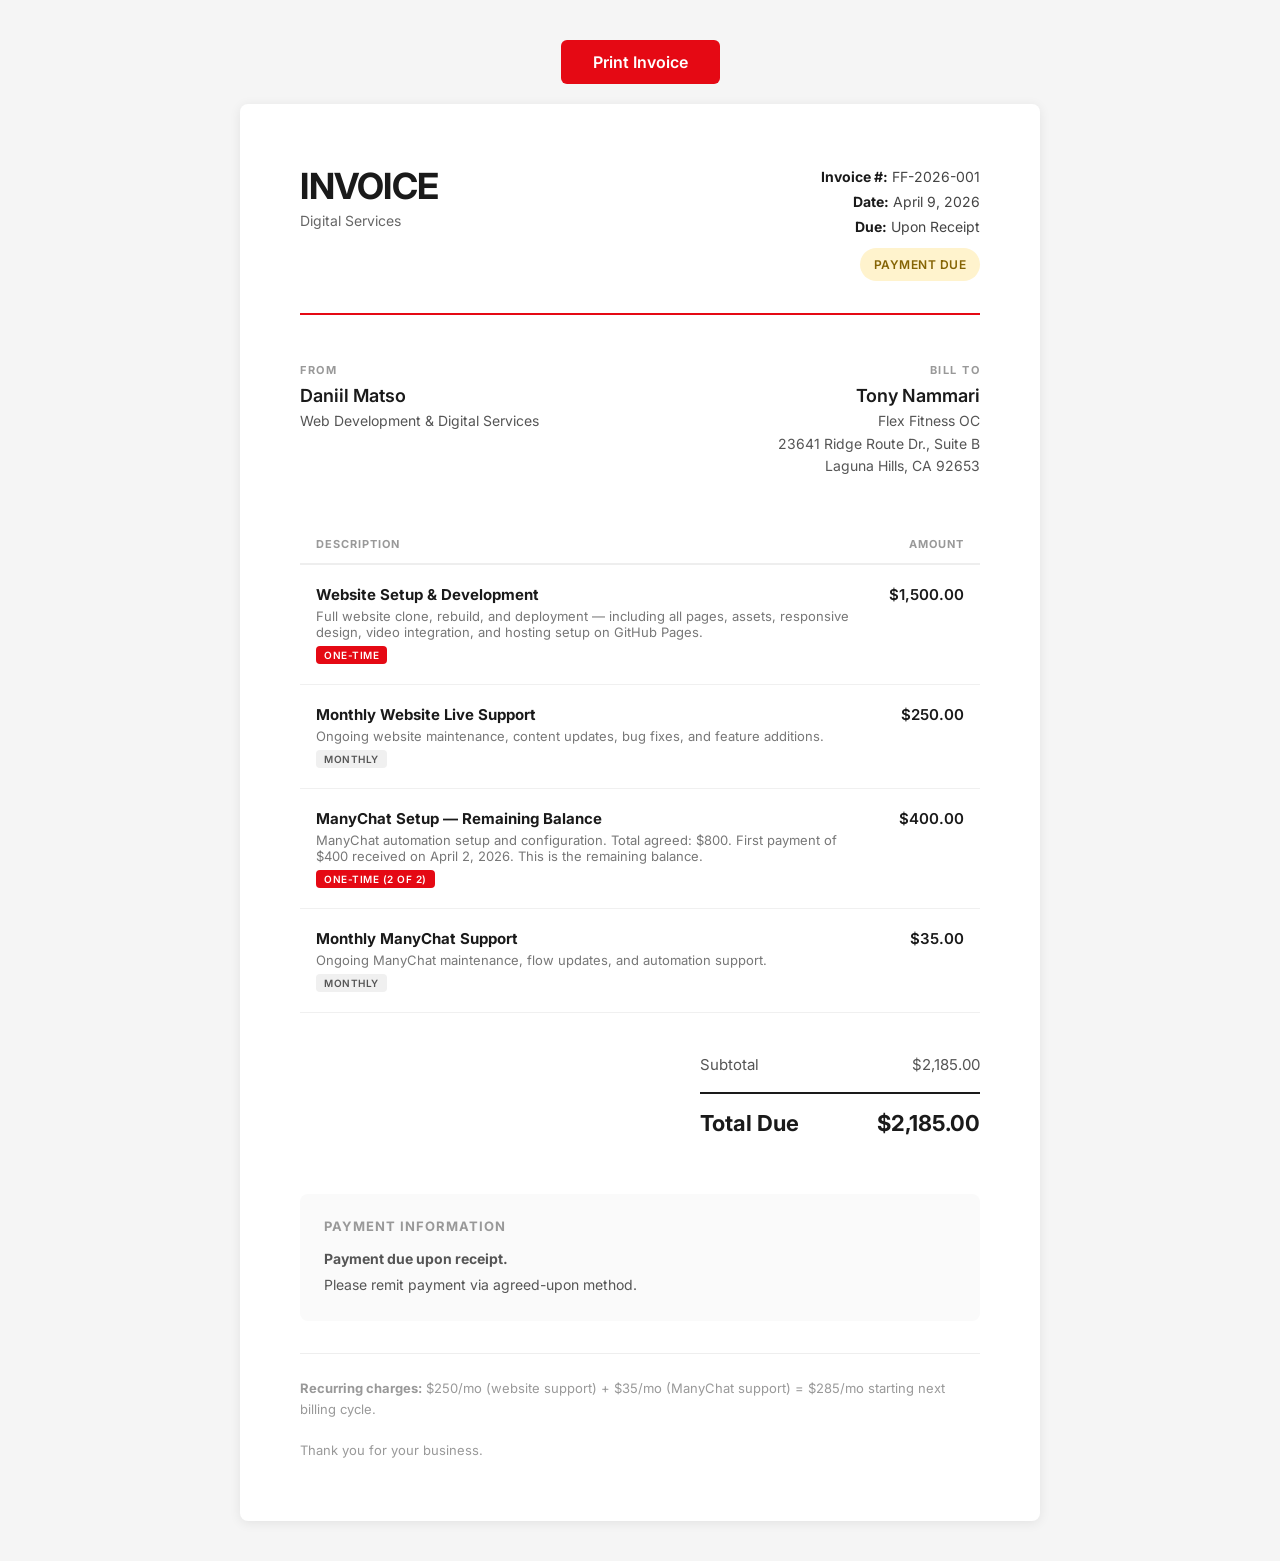
<file: invoice.html>
<!DOCTYPE html>
<html lang="en">
<head>
<meta charset="UTF-8">
<meta name="viewport" content="width=device-width, initial-scale=1.0">
<title>Invoice - Flex Fitness OC</title>
<style>
  @import url('https://fonts.googleapis.com/css2?family=Inter:wght@400;500;600;700&display=swap');

  * { margin: 0; padding: 0; box-sizing: border-box; }

  body {
    font-family: 'Inter', sans-serif;
    background: #f5f5f5;
    color: #1a1a1a;
    padding: 40px;
  }

  .invoice {
    max-width: 800px;
    margin: 0 auto;
    background: #fff;
    padding: 60px;
    border-radius: 8px;
    box-shadow: 0 2px 12px rgba(0,0,0,0.08);
  }

  .invoice-header {
    display: flex;
    justify-content: space-between;
    align-items: flex-start;
    margin-bottom: 48px;
    padding-bottom: 32px;
    border-bottom: 2px solid #e50914;
  }

  .invoice-title h1 {
    font-size: 36px;
    font-weight: 700;
    color: #1a1a1a;
    letter-spacing: -0.5px;
  }

  .invoice-title .subtitle {
    color: #666;
    font-size: 14px;
    margin-top: 4px;
  }

  .invoice-meta {
    text-align: right;
    font-size: 14px;
    color: #444;
    line-height: 1.8;
  }

  .invoice-meta strong {
    color: #1a1a1a;
  }

  .parties {
    display: flex;
    justify-content: space-between;
    margin-bottom: 48px;
  }

  .party h3 {
    font-size: 11px;
    text-transform: uppercase;
    letter-spacing: 1.5px;
    color: #999;
    margin-bottom: 8px;
  }

  .party .name {
    font-size: 18px;
    font-weight: 600;
    margin-bottom: 4px;
  }

  .party .details {
    font-size: 14px;
    color: #555;
    line-height: 1.6;
  }

  .party.bill-to {
    text-align: right;
  }

  table {
    width: 100%;
    border-collapse: collapse;
    margin-bottom: 32px;
  }

  thead th {
    text-align: left;
    font-size: 11px;
    text-transform: uppercase;
    letter-spacing: 1px;
    color: #999;
    padding: 12px 16px;
    border-bottom: 2px solid #eee;
  }

  thead th:last-child {
    text-align: right;
  }

  tbody td {
    padding: 20px 16px;
    font-size: 15px;
    border-bottom: 1px solid #f0f0f0;
    vertical-align: top;
  }

  tbody td:last-child {
    text-align: right;
    font-weight: 600;
    white-space: nowrap;
  }

  .item-desc {
    font-size: 13px;
    color: #777;
    margin-top: 4px;
  }

  .item-type {
    display: inline-block;
    font-size: 10px;
    text-transform: uppercase;
    letter-spacing: 0.5px;
    padding: 3px 8px;
    border-radius: 4px;
    margin-top: 6px;
    font-weight: 600;
  }

  .type-setup {
    background: #e50914;
    color: #fff;
  }

  .type-monthly {
    background: #f0f0f0;
    color: #555;
  }

  .totals {
    display: flex;
    justify-content: flex-end;
    margin-bottom: 48px;
  }

  .totals-box {
    width: 280px;
  }

  .totals-row {
    display: flex;
    justify-content: space-between;
    padding: 10px 0;
    font-size: 15px;
    color: #555;
  }

  .totals-row.total {
    border-top: 2px solid #1a1a1a;
    margin-top: 8px;
    padding-top: 16px;
    font-size: 22px;
    font-weight: 700;
    color: #1a1a1a;
  }

  .payment-info {
    background: #fafafa;
    border-radius: 8px;
    padding: 24px;
    margin-bottom: 32px;
  }

  .payment-info h3 {
    font-size: 13px;
    text-transform: uppercase;
    letter-spacing: 1px;
    color: #999;
    margin-bottom: 12px;
  }

  .payment-info p {
    font-size: 14px;
    color: #555;
    line-height: 1.8;
  }

  .notes {
    font-size: 13px;
    color: #999;
    line-height: 1.6;
    border-top: 1px solid #eee;
    padding-top: 24px;
  }

  .status-badge {
    display: inline-block;
    background: #fff3cd;
    color: #856404;
    font-size: 12px;
    font-weight: 600;
    text-transform: uppercase;
    letter-spacing: 0.5px;
    padding: 6px 14px;
    border-radius: 20px;
    margin-top: 8px;
  }

  @media print {
    body { background: #fff; padding: 0; }
    .invoice { box-shadow: none; padding: 40px; }
    .no-print { display: none; }
  }
</style>
</head>
<body>

<div style="text-align:center; margin-bottom:20px;" class="no-print">
  <button onclick="window.print()" style="padding:12px 32px; background:#e50914; color:#fff; border:none; border-radius:6px; font-size:16px; font-family:Inter,sans-serif; font-weight:600; cursor:pointer;">
    Print Invoice
  </button>
</div>

<div class="invoice">
  <div class="invoice-header">
    <div class="invoice-title">
      <h1>INVOICE</h1>
      <div class="subtitle">Digital Services</div>
    </div>
    <div class="invoice-meta">
      <div><strong>Invoice #:</strong> FF-2026-001</div>
      <div><strong>Date:</strong> April 9, 2026</div>
      <div><strong>Due:</strong> Upon Receipt</div>
      <div class="status-badge">Payment Due</div>
    </div>
  </div>

  <div class="parties">
    <div class="party">
      <h3>From</h3>
      <div class="name">Daniil Matso</div>
      <div class="details">
        Web Development & Digital Services
      </div>
    </div>
    <div class="party bill-to">
      <h3>Bill To</h3>
      <div class="name">Tony Nammari</div>
      <div class="details">
        Flex Fitness OC<br>
        23641 Ridge Route Dr., Suite B<br>
        Laguna Hills, CA 92653
      </div>
    </div>
  </div>

  <table>
    <thead>
      <tr>
        <th>Description</th>
        <th>Amount</th>
      </tr>
    </thead>
    <tbody>
      <tr>
        <td>
          <strong>Website Setup & Development</strong>
          <div class="item-desc">Full website clone, rebuild, and deployment — including all pages, assets, responsive design, video integration, and hosting setup on GitHub Pages.</div>
          <span class="item-type type-setup">One-time</span>
        </td>
        <td>$1,500.00</td>
      </tr>
      <tr>
        <td>
          <strong>Monthly Website Live Support</strong>
          <div class="item-desc">Ongoing website maintenance, content updates, bug fixes, and feature additions.</div>
          <span class="item-type type-monthly">Monthly</span>
        </td>
        <td>$250.00</td>
      </tr>
      <tr>
        <td>
          <strong>ManyChat Setup — Remaining Balance</strong>
          <div class="item-desc">ManyChat automation setup and configuration. Total agreed: $800. First payment of $400 received on April 2, 2026. This is the remaining balance.</div>
          <span class="item-type type-setup">One-time (2 of 2)</span>
        </td>
        <td>$400.00</td>
      </tr>
      <tr>
        <td>
          <strong>Monthly ManyChat Support</strong>
          <div class="item-desc">Ongoing ManyChat maintenance, flow updates, and automation support.</div>
          <span class="item-type type-monthly">Monthly</span>
        </td>
        <td>$35.00</td>
      </tr>
    </tbody>
  </table>

  <div class="totals">
    <div class="totals-box">
      <div class="totals-row">
        <span>Subtotal</span>
        <span>$2,185.00</span>
      </div>
      <div class="totals-row total">
        <span>Total Due</span>
        <span>$2,185.00</span>
      </div>
    </div>
  </div>

  <div class="payment-info">
    <h3>Payment Information</h3>
    <p>
      <strong>Payment due upon receipt.</strong><br>
      Please remit payment via agreed-upon method.
    </p>
  </div>

  <div class="notes">
    <strong>Recurring charges:</strong> $250/mo (website support) + $35/mo (ManyChat support) = $285/mo starting next billing cycle.<br><br>
    Thank you for your business.
  </div>
</div>

</body>
</html>
</file>
<file: assets/css/flex-fitness-8a1a46.shared.bde39e0b2.css>
html {
  -webkit-text-size-adjust: 100%;
  -ms-text-size-adjust: 100%;
  font-family: sans-serif;
}

body {
  margin: 0;
}

article, aside, details, figcaption, figure, footer, header, hgroup, main, menu, nav, section, summary {
  display: block;
}

audio, canvas, progress, video {
  vertical-align: baseline;
  display: inline-block;
}

audio:not([controls]) {
  height: 0;
  display: none;
}

[hidden], template {
  display: none;
}

a {
  background-color: #0000;
}

a:active, a:hover {
  outline: 0;
}

abbr[title] {
  border-bottom: 1px dotted;
}

b, strong {
  font-weight: bold;
}

dfn {
  font-style: italic;
}

h1 {
  margin: .67em 0;
  font-size: 2em;
}

mark {
  color: #000;
  background: #ff0;
}

small {
  font-size: 80%;
}

sub, sup {
  vertical-align: baseline;
  font-size: 75%;
  line-height: 0;
  position: relative;
}

sup {
  top: -.5em;
}

sub {
  bottom: -.25em;
}

img {
  border: 0;
}

svg:not(:root) {
  overflow: hidden;
}

hr {
  box-sizing: content-box;
  height: 0;
}

pre {
  overflow: auto;
}

code, kbd, pre, samp {
  font-family: monospace;
  font-size: 1em;
}

button, input, optgroup, select, textarea {
  color: inherit;
  font: inherit;
  margin: 0;
}

button {
  overflow: visible;
}

button, select {
  text-transform: none;
}

button, html input[type="button"], input[type="reset"] {
  -webkit-appearance: button;
  cursor: pointer;
}

button[disabled], html input[disabled] {
  cursor: default;
}

button::-moz-focus-inner, input::-moz-focus-inner {
  border: 0;
  padding: 0;
}

input {
  line-height: normal;
}

input[type="checkbox"], input[type="radio"] {
  box-sizing: border-box;
  padding: 0;
}

input[type="number"]::-webkit-inner-spin-button, input[type="number"]::-webkit-outer-spin-button {
  height: auto;
}

input[type="search"] {
  -webkit-appearance: none;
}

input[type="search"]::-webkit-search-cancel-button, input[type="search"]::-webkit-search-decoration {
  -webkit-appearance: none;
}

legend {
  border: 0;
  padding: 0;
}

textarea {
  overflow: auto;
}

optgroup {
  font-weight: bold;
}

table {
  border-collapse: collapse;
  border-spacing: 0;
}

td, th {
  padding: 0;
}

@font-face {
  font-family: webflow-icons;
  src: url("[data-uri]") format("truetype");
  font-weight: normal;
  font-style: normal;
}

[class^="w-icon-"], [class*=" w-icon-"] {
  speak: none;
  font-variant: normal;
  text-transform: none;
  -webkit-font-smoothing: antialiased;
  -moz-osx-font-smoothing: grayscale;
  font-style: normal;
  font-weight: normal;
  line-height: 1;
  font-family: webflow-icons !important;
}

.w-icon-slider-right:before {
  content: "";
}

.w-icon-slider-left:before {
  content: "";
}

.w-icon-nav-menu:before {
  content: "";
}

.w-icon-arrow-down:before, .w-icon-dropdown-toggle:before {
  content: "";
}

.w-icon-file-upload-remove:before {
  content: "";
}

.w-icon-file-upload-icon:before {
  content: "";
}

* {
  box-sizing: border-box;
}

html {
  height: 100%;
}

body {
  color: #333;
  background-color: #fff;
  min-height: 100%;
  margin: 0;
  font-family: Arial, sans-serif;
  font-size: 14px;
  line-height: 20px;
}

img {
  vertical-align: middle;
  max-width: 100%;
  display: inline-block;
}

html.w-mod-touch * {
  background-attachment: scroll !important;
}

.w-block {
  display: block;
}

.w-inline-block {
  max-width: 100%;
  display: inline-block;
}

.w-clearfix:before, .w-clearfix:after {
  content: " ";
  grid-area: 1 / 1 / 2 / 2;
  display: table;
}

.w-clearfix:after {
  clear: both;
}

.w-hidden {
  display: none;
}

.w-button {
  color: #fff;
  line-height: inherit;
  cursor: pointer;
  background-color: #3898ec;
  border: 0;
  border-radius: 0;
  padding: 9px 15px;
  text-decoration: none;
  display: inline-block;
}

input.w-button {
  -webkit-appearance: button;
}

html[data-w-dynpage] [data-w-cloak] {
  color: #0000 !important;
}

.w-code-block {
  margin: unset;
}

pre.w-code-block code {
  all: inherit;
}

.w-optimization {
  display: contents;
}

.w-webflow-badge, .w-webflow-badge > img {
  box-sizing: unset;
  width: unset;
  height: unset;
  max-height: unset;
  max-width: unset;
  min-height: unset;
  min-width: unset;
  margin: unset;
  padding: unset;
  float: unset;
  clear: unset;
  border: unset;
  border-radius: unset;
  background: unset;
  background-image: unset;
  background-position: unset;
  background-size: unset;
  background-repeat: unset;
  background-origin: unset;
  background-clip: unset;
  background-attachment: unset;
  background-color: unset;
  box-shadow: unset;
  transform: unset;
  direction: unset;
  font-family: unset;
  font-weight: unset;
  color: unset;
  font-size: unset;
  line-height: unset;
  font-style: unset;
  font-variant: unset;
  text-align: unset;
  letter-spacing: unset;
  -webkit-text-decoration: unset;
  text-decoration: unset;
  text-indent: unset;
  text-transform: unset;
  list-style-type: unset;
  text-shadow: unset;
  vertical-align: unset;
  cursor: unset;
  white-space: unset;
  word-break: unset;
  word-spacing: unset;
  word-wrap: unset;
  transition: unset;
}

.w-webflow-badge {
  white-space: nowrap;
  cursor: pointer;
  box-shadow: 0 0 0 1px #0000001a, 0 1px 3px #0000001a;
  visibility: visible !important;
  opacity: 1 !important;
  z-index: 2147483647 !important;
  color: #aaadb0 !important;
  overflow: unset !important;
  background-color: #fff !important;
  border-radius: 3px !important;
  width: auto !important;
  height: auto !important;
  margin: 0 !important;
  padding: 6px !important;
  font-size: 12px !important;
  line-height: 14px !important;
  text-decoration: none !important;
  display: inline-block !important;
  position: fixed !important;
  inset: auto 12px 12px auto !important;
  transform: none !important;
}

.w-webflow-badge > img {
  position: unset;
  visibility: unset !important;
  opacity: 1 !important;
  vertical-align: middle !important;
  display: inline-block !important;
}

h1, h2, h3, h4, h5, h6 {
  margin-bottom: 10px;
  font-weight: bold;
}

h1 {
  margin-top: 20px;
  font-size: 38px;
  line-height: 44px;
}

h2 {
  margin-top: 20px;
  font-size: 32px;
  line-height: 36px;
}

h3 {
  margin-top: 20px;
  font-size: 24px;
  line-height: 30px;
}

h4 {
  margin-top: 10px;
  font-size: 18px;
  line-height: 24px;
}

h5 {
  margin-top: 10px;
  font-size: 14px;
  line-height: 20px;
}

h6 {
  margin-top: 10px;
  font-size: 12px;
  line-height: 18px;
}

p {
  margin-top: 0;
  margin-bottom: 10px;
}

blockquote {
  border-left: 5px solid #e2e2e2;
  margin: 0 0 10px;
  padding: 10px 20px;
  font-size: 18px;
  line-height: 22px;
}

figure {
  margin: 0 0 10px;
}

figcaption {
  text-align: center;
  margin-top: 5px;
}

ul, ol {
  margin-top: 0;
  margin-bottom: 10px;
  padding-left: 40px;
}

.w-list-unstyled {
  padding-left: 0;
  list-style: none;
}

.w-embed:before, .w-embed:after {
  content: " ";
  grid-area: 1 / 1 / 2 / 2;
  display: table;
}

.w-embed:after {
  clear: both;
}

.w-video {
  width: 100%;
  padding: 0;
  position: relative;
}

.w-video iframe, .w-video object, .w-video embed {
  border: none;
  width: 100%;
  height: 100%;
  position: absolute;
  top: 0;
  left: 0;
}

fieldset {
  border: 0;
  margin: 0;
  padding: 0;
}

button, [type="button"], [type="reset"] {
  cursor: pointer;
  -webkit-appearance: button;
  border: 0;
}

.w-form {
  margin: 0 0 15px;
}

.w-form-done {
  text-align: center;
  background-color: #ddd;
  padding: 20px;
  display: none;
}

.w-form-fail {
  background-color: #ffdede;
  margin-top: 10px;
  padding: 10px;
  display: none;
}

label {
  margin-bottom: 5px;
  font-weight: bold;
  display: block;
}

.w-input, .w-select {
  color: #333;
  vertical-align: middle;
  background-color: #fff;
  border: 1px solid #ccc;
  width: 100%;
  height: 38px;
  margin-bottom: 10px;
  padding: 8px 12px;
  font-size: 14px;
  line-height: 1.42857;
  display: block;
}

.w-input::placeholder, .w-select::placeholder {
  color: #999;
}

.w-input:focus, .w-select:focus {
  border-color: #3898ec;
  outline: 0;
}

.w-input[disabled], .w-select[disabled], .w-input[readonly], .w-select[readonly], fieldset[disabled] .w-input, fieldset[disabled] .w-select {
  cursor: not-allowed;
}

.w-input[disabled]:not(.w-input-disabled), .w-select[disabled]:not(.w-input-disabled), .w-input[readonly], .w-select[readonly], fieldset[disabled]:not(.w-input-disabled) .w-input, fieldset[disabled]:not(.w-input-disabled) .w-select {
  background-color: #eee;
}

textarea.w-input, textarea.w-select {
  height: auto;
}

.w-select {
  background-color: #f3f3f3;
}

.w-select[multiple] {
  height: auto;
}

.w-form-label {
  cursor: pointer;
  margin-bottom: 0;
  font-weight: normal;
  display: inline-block;
}

.w-radio {
  margin-bottom: 5px;
  padding-left: 20px;
  display: block;
}

.w-radio:before, .w-radio:after {
  content: " ";
  grid-area: 1 / 1 / 2 / 2;
  display: table;
}

.w-radio:after {
  clear: both;
}

.w-radio-input {
  float: left;
  margin: 3px 0 0 -20px;
  line-height: normal;
}

.w-file-upload {
  margin-bottom: 10px;
  display: block;
}

.w-file-upload-input {
  opacity: 0;
  z-index: -100;
  width: .1px;
  height: .1px;
  position: absolute;
  overflow: hidden;
}

.w-file-upload-default, .w-file-upload-uploading, .w-file-upload-success {
  color: #333;
  display: inline-block;
}

.w-file-upload-error {
  margin-top: 10px;
  display: block;
}

.w-file-upload-default.w-hidden, .w-file-upload-uploading.w-hidden, .w-file-upload-error.w-hidden, .w-file-upload-success.w-hidden {
  display: none;
}

.w-file-upload-uploading-btn {
  cursor: pointer;
  background-color: #fafafa;
  border: 1px solid #ccc;
  margin: 0;
  padding: 8px 12px;
  font-size: 14px;
  font-weight: normal;
  display: flex;
}

.w-file-upload-file {
  background-color: #fafafa;
  border: 1px solid #ccc;
  flex-grow: 1;
  justify-content: space-between;
  margin: 0;
  padding: 8px 9px 8px 11px;
  display: flex;
}

.w-file-upload-file-name {
  font-size: 14px;
  font-weight: normal;
  display: block;
}

.w-file-remove-link {
  cursor: pointer;
  width: auto;
  height: auto;
  margin-top: 3px;
  margin-left: 10px;
  padding: 3px;
  display: block;
}

.w-icon-file-upload-remove {
  margin: auto;
  font-size: 10px;
}

.w-file-upload-error-msg {
  color: #ea384c;
  padding: 2px 0;
  display: inline-block;
}

.w-file-upload-info {
  padding: 0 12px;
  line-height: 38px;
  display: inline-block;
}

.w-file-upload-label {
  cursor: pointer;
  background-color: #fafafa;
  border: 1px solid #ccc;
  margin: 0;
  padding: 8px 12px;
  font-size: 14px;
  font-weight: normal;
  display: inline-block;
}

.w-icon-file-upload-icon, .w-icon-file-upload-uploading {
  width: 20px;
  margin-right: 8px;
  display: inline-block;
}

.w-icon-file-upload-uploading {
  height: 20px;
}

.w-container {
  max-width: 940px;
  margin-left: auto;
  margin-right: auto;
}

.w-container:before, .w-container:after {
  content: " ";
  grid-area: 1 / 1 / 2 / 2;
  display: table;
}

.w-container:after {
  clear: both;
}

.w-container .w-row {
  margin-left: -10px;
  margin-right: -10px;
}

.w-row:before, .w-row:after {
  content: " ";
  grid-area: 1 / 1 / 2 / 2;
  display: table;
}

.w-row:after {
  clear: both;
}

.w-row .w-row {
  margin-left: 0;
  margin-right: 0;
}

.w-col {
  float: left;
  width: 100%;
  min-height: 1px;
  padding-left: 10px;
  padding-right: 10px;
  position: relative;
}

.w-col .w-col {
  padding-left: 0;
  padding-right: 0;
}

.w-col-1 {
  width: 8.33333%;
}

.w-col-2 {
  width: 16.6667%;
}

.w-col-3 {
  width: 25%;
}

.w-col-4 {
  width: 33.3333%;
}

.w-col-5 {
  width: 41.6667%;
}

.w-col-6 {
  width: 50%;
}

.w-col-7 {
  width: 58.3333%;
}

.w-col-8 {
  width: 66.6667%;
}

.w-col-9 {
  width: 75%;
}

.w-col-10 {
  width: 83.3333%;
}

.w-col-11 {
  width: 91.6667%;
}

.w-col-12 {
  width: 100%;
}

.w-hidden-main {
  display: none !important;
}

@media screen and (max-width: 991px) {
  .w-container {
    max-width: 728px;
  }

  .w-hidden-main {
    display: inherit !important;
  }

  .w-hidden-medium {
    display: none !important;
  }

  .w-col-medium-1 {
    width: 8.33333%;
  }

  .w-col-medium-2 {
    width: 16.6667%;
  }

  .w-col-medium-3 {
    width: 25%;
  }

  .w-col-medium-4 {
    width: 33.3333%;
  }

  .w-col-medium-5 {
    width: 41.6667%;
  }

  .w-col-medium-6 {
    width: 50%;
  }

  .w-col-medium-7 {
    width: 58.3333%;
  }

  .w-col-medium-8 {
    width: 66.6667%;
  }

  .w-col-medium-9 {
    width: 75%;
  }

  .w-col-medium-10 {
    width: 83.3333%;
  }

  .w-col-medium-11 {
    width: 91.6667%;
  }

  .w-col-medium-12 {
    width: 100%;
  }

  .w-col-stack {
    width: 100%;
    left: auto;
    right: auto;
  }
}

@media screen and (max-width: 767px) {
  .w-hidden-main, .w-hidden-medium {
    display: inherit !important;
  }

  .w-hidden-small {
    display: none !important;
  }

  .w-row, .w-container .w-row {
    margin-left: 0;
    margin-right: 0;
  }

  .w-col {
    width: 100%;
    left: auto;
    right: auto;
  }

  .w-col-small-1 {
    width: 8.33333%;
  }

  .w-col-small-2 {
    width: 16.6667%;
  }

  .w-col-small-3 {
    width: 25%;
  }

  .w-col-small-4 {
    width: 33.3333%;
  }

  .w-col-small-5 {
    width: 41.6667%;
  }

  .w-col-small-6 {
    width: 50%;
  }

  .w-col-small-7 {
    width: 58.3333%;
  }

  .w-col-small-8 {
    width: 66.6667%;
  }

  .w-col-small-9 {
    width: 75%;
  }

  .w-col-small-10 {
    width: 83.3333%;
  }

  .w-col-small-11 {
    width: 91.6667%;
  }

  .w-col-small-12 {
    width: 100%;
  }
}

@media screen and (max-width: 479px) {
  .w-container {
    max-width: none;
  }

  .w-hidden-main, .w-hidden-medium, .w-hidden-small {
    display: inherit !important;
  }

  .w-hidden-tiny {
    display: none !important;
  }

  .w-col {
    width: 100%;
  }

  .w-col-tiny-1 {
    width: 8.33333%;
  }

  .w-col-tiny-2 {
    width: 16.6667%;
  }

  .w-col-tiny-3 {
    width: 25%;
  }

  .w-col-tiny-4 {
    width: 33.3333%;
  }

  .w-col-tiny-5 {
    width: 41.6667%;
  }

  .w-col-tiny-6 {
    width: 50%;
  }

  .w-col-tiny-7 {
    width: 58.3333%;
  }

  .w-col-tiny-8 {
    width: 66.6667%;
  }

  .w-col-tiny-9 {
    width: 75%;
  }

  .w-col-tiny-10 {
    width: 83.3333%;
  }

  .w-col-tiny-11 {
    width: 91.6667%;
  }

  .w-col-tiny-12 {
    width: 100%;
  }
}

.w-widget {
  position: relative;
}

.w-widget-map {
  width: 100%;
  height: 400px;
}

.w-widget-map label {
  width: auto;
  display: inline;
}

.w-widget-map img {
  max-width: inherit;
}

.w-widget-map .gm-style-iw {
  text-align: center;
}

.w-widget-map .gm-style-iw > button {
  display: none !important;
}

.w-widget-twitter {
  overflow: hidden;
}

.w-widget-twitter-count-shim {
  vertical-align: top;
  text-align: center;
  background: #fff;
  border: 1px solid #758696;
  border-radius: 3px;
  width: 28px;
  height: 20px;
  display: inline-block;
  position: relative;
}

.w-widget-twitter-count-shim * {
  pointer-events: none;
  -webkit-user-select: none;
  user-select: none;
}

.w-widget-twitter-count-shim .w-widget-twitter-count-inner {
  text-align: center;
  color: #999;
  font-family: serif;
  font-size: 15px;
  line-height: 12px;
  position: relative;
}

.w-widget-twitter-count-shim .w-widget-twitter-count-clear {
  display: block;
  position: relative;
}

.w-widget-twitter-count-shim.w--large {
  width: 36px;
  height: 28px;
}

.w-widget-twitter-count-shim.w--large .w-widget-twitter-count-inner {
  font-size: 18px;
  line-height: 18px;
}

.w-widget-twitter-count-shim:not(.w--vertical) {
  margin-left: 5px;
  margin-right: 8px;
}

.w-widget-twitter-count-shim:not(.w--vertical).w--large {
  margin-left: 6px;
}

.w-widget-twitter-count-shim:not(.w--vertical):before, .w-widget-twitter-count-shim:not(.w--vertical):after {
  content: " ";
  pointer-events: none;
  border: solid #0000;
  width: 0;
  height: 0;
  position: absolute;
  top: 50%;
  left: 0;
}

.w-widget-twitter-count-shim:not(.w--vertical):before {
  border-width: 4px;
  border-color: #75869600 #5d6c7b #75869600 #75869600;
  margin-top: -4px;
  margin-left: -9px;
}

.w-widget-twitter-count-shim:not(.w--vertical).w--large:before {
  border-width: 5px;
  margin-top: -5px;
  margin-left: -10px;
}

.w-widget-twitter-count-shim:not(.w--vertical):after {
  border-width: 4px;
  border-color: #fff0 #fff #fff0 #fff0;
  margin-top: -4px;
  margin-left: -8px;
}

.w-widget-twitter-count-shim:not(.w--vertical).w--large:after {
  border-width: 5px;
  margin-top: -5px;
  margin-left: -9px;
}

.w-widget-twitter-count-shim.w--vertical {
  width: 61px;
  height: 33px;
  margin-bottom: 8px;
}

.w-widget-twitter-count-shim.w--vertical:before, .w-widget-twitter-count-shim.w--vertical:after {
  content: " ";
  pointer-events: none;
  border: solid #0000;
  width: 0;
  height: 0;
  position: absolute;
  top: 100%;
  left: 50%;
}

.w-widget-twitter-count-shim.w--vertical:before {
  border-width: 5px;
  border-color: #5d6c7b #75869600 #75869600;
  margin-left: -5px;
}

.w-widget-twitter-count-shim.w--vertical:after {
  border-width: 4px;
  border-color: #fff #fff0 #fff0;
  margin-left: -4px;
}

.w-widget-twitter-count-shim.w--vertical .w-widget-twitter-count-inner {
  font-size: 18px;
  line-height: 22px;
}

.w-widget-twitter-count-shim.w--vertical.w--large {
  width: 76px;
}

.w-background-video {
  color: #fff;
  height: 500px;
  position: relative;
  overflow: hidden;
}

.w-background-video > video {
  object-fit: cover;
  z-index: -100;
  background-position: 50%;
  background-size: cover;
  width: 100%;
  height: 100%;
  margin: auto;
  position: absolute;
  inset: -100%;
}

.w-background-video > video::-webkit-media-controls-start-playback-button {
  -webkit-appearance: none;
  display: none !important;
}

.w-background-video--control {
  background-color: #0000;
  padding: 0;
  position: absolute;
  bottom: 1em;
  right: 1em;
}

.w-background-video--control > [hidden] {
  display: none !important;
}

.w-slider {
  text-align: center;
  clear: both;
  -webkit-tap-highlight-color: #0000;
  tap-highlight-color: #0000;
  background: #ddd;
  height: 300px;
  position: relative;
}

.w-slider-mask {
  z-index: 1;
  white-space: nowrap;
  height: 100%;
  display: block;
  position: relative;
  left: 0;
  right: 0;
  overflow: hidden;
}

.w-slide {
  vertical-align: top;
  white-space: normal;
  text-align: left;
  width: 100%;
  height: 100%;
  display: inline-block;
  position: relative;
}

.w-slider-nav {
  z-index: 2;
  text-align: center;
  -webkit-tap-highlight-color: #0000;
  tap-highlight-color: #0000;
  height: 40px;
  margin: auto;
  padding-top: 10px;
  position: absolute;
  inset: auto 0 0;
}

.w-slider-nav.w-round > div {
  border-radius: 100%;
}

.w-slider-nav.w-num > div {
  font-size: inherit;
  line-height: inherit;
  width: auto;
  height: auto;
  padding: .2em .5em;
}

.w-slider-nav.w-shadow > div {
  box-shadow: 0 0 3px #3336;
}

.w-slider-nav-invert {
  color: #fff;
}

.w-slider-nav-invert > div {
  background-color: #2226;
}

.w-slider-nav-invert > div.w-active {
  background-color: #222;
}

.w-slider-dot {
  cursor: pointer;
  background-color: #fff6;
  width: 1em;
  height: 1em;
  margin: 0 3px .5em;
  transition: background-color .1s, color .1s;
  display: inline-block;
  position: relative;
}

.w-slider-dot.w-active {
  background-color: #fff;
}

.w-slider-dot:focus {
  outline: none;
  box-shadow: 0 0 0 2px #fff;
}

.w-slider-dot:focus.w-active {
  box-shadow: none;
}

.w-slider-arrow-left, .w-slider-arrow-right {
  cursor: pointer;
  color: #fff;
  -webkit-tap-highlight-color: #0000;
  tap-highlight-color: #0000;
  -webkit-user-select: none;
  user-select: none;
  width: 80px;
  margin: auto;
  font-size: 40px;
  position: absolute;
  inset: 0;
  overflow: hidden;
}

.w-slider-arrow-left [class^="w-icon-"], .w-slider-arrow-right [class^="w-icon-"], .w-slider-arrow-left [class*=" w-icon-"], .w-slider-arrow-right [class*=" w-icon-"] {
  position: absolute;
}

.w-slider-arrow-left:focus, .w-slider-arrow-right:focus {
  outline: 0;
}

.w-slider-arrow-left {
  z-index: 3;
  right: auto;
}

.w-slider-arrow-right {
  z-index: 4;
  left: auto;
}

.w-icon-slider-left, .w-icon-slider-right {
  width: 1em;
  height: 1em;
  margin: auto;
  inset: 0;
}

.w-slider-aria-label {
  clip: rect(0 0 0 0);
  border: 0;
  width: 1px;
  height: 1px;
  margin: -1px;
  padding: 0;
  position: absolute;
  overflow: hidden;
}

.w-slider-force-show {
  display: block !important;
}

.w-dropdown {
  text-align: left;
  z-index: 900;
  margin-left: auto;
  margin-right: auto;
  display: inline-block;
  position: relative;
}

.w-dropdown-btn, .w-dropdown-toggle, .w-dropdown-link {
  vertical-align: top;
  color: #222;
  text-align: left;
  white-space: nowrap;
  margin-left: auto;
  margin-right: auto;
  padding: 20px;
  text-decoration: none;
  position: relative;
}

.w-dropdown-toggle {
  -webkit-user-select: none;
  user-select: none;
  cursor: pointer;
  padding-right: 40px;
  display: inline-block;
}

.w-dropdown-toggle:focus {
  outline: 0;
}

.w-icon-dropdown-toggle {
  width: 1em;
  height: 1em;
  margin: auto 20px auto auto;
  position: absolute;
  top: 0;
  bottom: 0;
  right: 0;
}

.w-dropdown-list {
  background: #ddd;
  min-width: 100%;
  display: none;
  position: absolute;
}

.w-dropdown-list.w--open {
  display: block;
}

.w-dropdown-link {
  color: #222;
  padding: 10px 20px;
  display: block;
}

.w-dropdown-link.w--current {
  color: #0082f3;
}

.w-dropdown-link:focus {
  outline: 0;
}

@media screen and (max-width: 767px) {
  .w-nav-brand {
    padding-left: 10px;
  }
}

.w-lightbox-backdrop {
  cursor: auto;
  letter-spacing: normal;
  text-indent: 0;
  text-shadow: none;
  text-transform: none;
  visibility: visible;
  white-space: normal;
  word-break: normal;
  word-spacing: normal;
  word-wrap: normal;
  color: #fff;
  text-align: center;
  z-index: 2000;
  opacity: 0;
  -webkit-user-select: none;
  -moz-user-select: none;
  -webkit-tap-highlight-color: transparent;
  background: #000000e6;
  outline: 0;
  font-family: Helvetica Neue, Helvetica, Ubuntu, Segoe UI, Verdana, sans-serif;
  font-size: 17px;
  font-style: normal;
  font-weight: 300;
  line-height: 1.2;
  list-style: disc;
  position: fixed;
  inset: 0;
  -webkit-transform: translate(0);
}

.w-lightbox-backdrop, .w-lightbox-container {
  -webkit-overflow-scrolling: touch;
  height: 100%;
  overflow: auto;
}

.w-lightbox-content {
  height: 100vh;
  position: relative;
  overflow: hidden;
}

.w-lightbox-view {
  opacity: 0;
  width: 100vw;
  height: 100vh;
  position: absolute;
}

.w-lightbox-view:before {
  content: "";
  height: 100vh;
}

.w-lightbox-group, .w-lightbox-group .w-lightbox-view, .w-lightbox-group .w-lightbox-view:before {
  height: 86vh;
}

.w-lightbox-frame, .w-lightbox-view:before {
  vertical-align: middle;
  display: inline-block;
}

.w-lightbox-figure {
  margin: 0;
  position: relative;
}

.w-lightbox-group .w-lightbox-figure {
  cursor: pointer;
}

.w-lightbox-img {
  width: auto;
  max-width: none;
  height: auto;
}

.w-lightbox-image {
  float: none;
  max-width: 100vw;
  max-height: 100vh;
  display: block;
}

.w-lightbox-group .w-lightbox-image {
  max-height: 86vh;
}

.w-lightbox-caption {
  text-align: left;
  text-overflow: ellipsis;
  white-space: nowrap;
  background: #0006;
  padding: .5em 1em;
  position: absolute;
  bottom: 0;
  left: 0;
  right: 0;
  overflow: hidden;
}

.w-lightbox-embed {
  width: 100%;
  height: 100%;
  position: absolute;
  inset: 0;
}

.w-lightbox-control {
  cursor: pointer;
  background-position: center;
  background-repeat: no-repeat;
  background-size: 24px;
  width: 4em;
  transition: all .3s;
  position: absolute;
  top: 0;
}

.w-lightbox-left {
  background-image: url("[data-uri]");
  display: none;
  bottom: 0;
  left: 0;
}

.w-lightbox-right {
  background-image: url("[data-uri]");
  display: none;
  bottom: 0;
  right: 0;
}

.w-lightbox-close {
  background-image: url("[data-uri]");
  background-size: 18px;
  height: 2.6em;
  right: 0;
}

.w-lightbox-strip {
  white-space: nowrap;
  padding: 0 1vh;
  line-height: 0;
  position: absolute;
  bottom: 0;
  left: 0;
  right: 0;
  overflow: auto hidden;
}

.w-lightbox-item {
  box-sizing: content-box;
  cursor: pointer;
  width: 10vh;
  padding: 2vh 1vh;
  display: inline-block;
  -webkit-transform: translate3d(0, 0, 0);
}

.w-lightbox-active {
  opacity: .3;
}

.w-lightbox-thumbnail {
  background: #222;
  height: 10vh;
  position: relative;
  overflow: hidden;
}

.w-lightbox-thumbnail-image {
  position: absolute;
  top: 0;
  left: 0;
}

.w-lightbox-thumbnail .w-lightbox-tall {
  width: 100%;
  top: 50%;
  transform: translate(0, -50%);
}

.w-lightbox-thumbnail .w-lightbox-wide {
  height: 100%;
  left: 50%;
  transform: translate(-50%);
}

.w-lightbox-spinner {
  box-sizing: border-box;
  border: 5px solid #0006;
  border-radius: 50%;
  width: 40px;
  height: 40px;
  margin-top: -20px;
  margin-left: -20px;
  animation: .8s linear infinite spin;
  position: absolute;
  top: 50%;
  left: 50%;
}

.w-lightbox-spinner:after {
  content: "";
  border: 3px solid #0000;
  border-bottom-color: #fff;
  border-radius: 50%;
  position: absolute;
  inset: -4px;
}

.w-lightbox-hide {
  display: none;
}

.w-lightbox-noscroll {
  overflow: hidden;
}

@media (min-width: 768px) {
  .w-lightbox-content {
    height: 96vh;
    margin-top: 2vh;
  }

  .w-lightbox-view, .w-lightbox-view:before {
    height: 96vh;
  }

  .w-lightbox-group, .w-lightbox-group .w-lightbox-view, .w-lightbox-group .w-lightbox-view:before {
    height: 84vh;
  }

  .w-lightbox-image {
    max-width: 96vw;
    max-height: 96vh;
  }

  .w-lightbox-group .w-lightbox-image {
    max-width: 82.3vw;
    max-height: 84vh;
  }

  .w-lightbox-left, .w-lightbox-right {
    opacity: .5;
    display: block;
  }

  .w-lightbox-close {
    opacity: .8;
  }

  .w-lightbox-control:hover {
    opacity: 1;
  }
}

.w-lightbox-inactive, .w-lightbox-inactive:hover {
  opacity: 0;
}

.w-richtext:before, .w-richtext:after {
  content: " ";
  grid-area: 1 / 1 / 2 / 2;
  display: table;
}

.w-richtext:after {
  clear: both;
}

.w-richtext[contenteditable="true"]:before, .w-richtext[contenteditable="true"]:after {
  white-space: initial;
}

.w-richtext ol, .w-richtext ul {
  overflow: hidden;
}

.w-richtext .w-richtext-figure-selected.w-richtext-figure-type-video div:after, .w-richtext .w-richtext-figure-selected[data-rt-type="video"] div:after, .w-richtext .w-richtext-figure-selected.w-richtext-figure-type-image div, .w-richtext .w-richtext-figure-selected[data-rt-type="image"] div {
  outline: 2px solid #2895f7;
}

.w-richtext figure.w-richtext-figure-type-video > div:after, .w-richtext figure[data-rt-type="video"] > div:after {
  content: "";
  display: none;
  position: absolute;
  inset: 0;
}

.w-richtext figure {
  max-width: 60%;
  position: relative;
}

.w-richtext figure > div:before {
  cursor: default !important;
}

.w-richtext figure img {
  width: 100%;
}

.w-richtext figure figcaption.w-richtext-figcaption-placeholder {
  opacity: .6;
}

.w-richtext figure div {
  color: #0000;
  font-size: 0;
}

.w-richtext figure.w-richtext-figure-type-image, .w-richtext figure[data-rt-type="image"] {
  display: table;
}

.w-richtext figure.w-richtext-figure-type-image > div, .w-richtext figure[data-rt-type="image"] > div {
  display: inline-block;
}

.w-richtext figure.w-richtext-figure-type-image > figcaption, .w-richtext figure[data-rt-type="image"] > figcaption {
  caption-side: bottom;
  display: table-caption;
}

.w-richtext figure.w-richtext-figure-type-video, .w-richtext figure[data-rt-type="video"] {
  width: 60%;
  height: 0;
}

.w-richtext figure.w-richtext-figure-type-video iframe, .w-richtext figure[data-rt-type="video"] iframe {
  width: 100%;
  height: 100%;
  position: absolute;
  top: 0;
  left: 0;
}

.w-richtext figure.w-richtext-figure-type-video > div, .w-richtext figure[data-rt-type="video"] > div {
  width: 100%;
}

.w-richtext figure.w-richtext-align-center {
  clear: both;
  margin-left: auto;
  margin-right: auto;
}

.w-richtext figure.w-richtext-align-center.w-richtext-figure-type-image > div, .w-richtext figure.w-richtext-align-center[data-rt-type="image"] > div {
  max-width: 100%;
}

.w-richtext figure.w-richtext-align-normal {
  clear: both;
}

.w-richtext figure.w-richtext-align-fullwidth {
  text-align: center;
  clear: both;
  width: 100%;
  max-width: 100%;
  margin-left: auto;
  margin-right: auto;
  display: block;
}

.w-richtext figure.w-richtext-align-fullwidth > div {
  padding-bottom: inherit;
  display: inline-block;
}

.w-richtext figure.w-richtext-align-fullwidth > figcaption {
  display: block;
}

.w-richtext figure.w-richtext-align-floatleft {
  float: left;
  clear: none;
  margin-right: 15px;
}

.w-richtext figure.w-richtext-align-floatright {
  float: right;
  clear: none;
  margin-left: 15px;
}

.w-nav {
  z-index: 1000;
  background: #ddd;
  position: relative;
}

.w-nav:before, .w-nav:after {
  content: " ";
  grid-area: 1 / 1 / 2 / 2;
  display: table;
}

.w-nav:after {
  clear: both;
}

.w-nav-brand {
  float: left;
  color: #333;
  text-decoration: none;
  position: relative;
}

.w-nav-link {
  vertical-align: top;
  color: #222;
  text-align: left;
  margin-left: auto;
  margin-right: auto;
  padding: 20px;
  text-decoration: none;
  display: inline-block;
  position: relative;
}

.w-nav-link.w--current {
  color: #0082f3;
}

.w-nav-menu {
  float: right;
  position: relative;
}

[data-nav-menu-open] {
  text-align: center;
  background: #c8c8c8;
  min-width: 200px;
  position: absolute;
  top: 100%;
  left: 0;
  right: 0;
  overflow: visible;
  display: block !important;
}

.w--nav-link-open {
  display: block;
  position: relative;
}

.w-nav-overlay {
  width: 100%;
  display: none;
  position: absolute;
  top: 100%;
  left: 0;
  right: 0;
  overflow: hidden;
}

.w-nav-overlay [data-nav-menu-open] {
  top: 0;
}

.w-nav[data-animation="over-left"] .w-nav-overlay {
  width: auto;
}

.w-nav[data-animation="over-left"] .w-nav-overlay, .w-nav[data-animation="over-left"] [data-nav-menu-open] {
  z-index: 1;
  top: 0;
  right: auto;
}

.w-nav[data-animation="over-right"] .w-nav-overlay {
  width: auto;
}

.w-nav[data-animation="over-right"] .w-nav-overlay, .w-nav[data-animation="over-right"] [data-nav-menu-open] {
  z-index: 1;
  top: 0;
  left: auto;
}

.w-nav-button {
  float: right;
  cursor: pointer;
  -webkit-tap-highlight-color: #0000;
  tap-highlight-color: #0000;
  -webkit-user-select: none;
  user-select: none;
  padding: 18px;
  font-size: 24px;
  display: none;
  position: relative;
}

.w-nav-button:focus {
  outline: 0;
}

.w-nav-button.w--open {
  color: #fff;
  background-color: #c8c8c8;
}

.w-nav[data-collapse="all"] .w-nav-menu {
  display: none;
}

.w-nav[data-collapse="all"] .w-nav-button, .w--nav-dropdown-open, .w--nav-dropdown-toggle-open {
  display: block;
}

.w--nav-dropdown-list-open {
  position: static;
}

@media screen and (max-width: 991px) {
  .w-nav[data-collapse="medium"] .w-nav-menu {
    display: none;
  }

  .w-nav[data-collapse="medium"] .w-nav-button {
    display: block;
  }
}

@media screen and (max-width: 767px) {
  .w-nav[data-collapse="small"] .w-nav-menu {
    display: none;
  }

  .w-nav[data-collapse="small"] .w-nav-button {
    display: block;
  }

  .w-nav-brand {
    padding-left: 10px;
  }
}

@media screen and (max-width: 479px) {
  .w-nav[data-collapse="tiny"] .w-nav-menu {
    display: none;
  }

  .w-nav[data-collapse="tiny"] .w-nav-button {
    display: block;
  }
}

.w-tabs {
  position: relative;
}

.w-tabs:before, .w-tabs:after {
  content: " ";
  grid-area: 1 / 1 / 2 / 2;
  display: table;
}

.w-tabs:after {
  clear: both;
}

.w-tab-menu {
  position: relative;
}

.w-tab-link {
  vertical-align: top;
  text-align: left;
  cursor: pointer;
  color: #222;
  background-color: #ddd;
  padding: 9px 30px;
  text-decoration: none;
  display: inline-block;
  position: relative;
}

.w-tab-link.w--current {
  background-color: #c8c8c8;
}

.w-tab-link:focus {
  outline: 0;
}

.w-tab-content {
  display: block;
  position: relative;
  overflow: hidden;
}

.w-tab-pane {
  display: none;
  position: relative;
}

.w--tab-active {
  display: block;
}

@media screen and (max-width: 479px) {
  .w-tab-link {
    display: block;
  }
}

.w-ix-emptyfix:after {
  content: "";
}

@keyframes spin {
  0% {
    transform: rotate(0);
  }

  100% {
    transform: rotate(360deg);
  }
}

.w-dyn-empty {
  background-color: #ddd;
  padding: 10px;
}

.w-dyn-hide, .w-dyn-bind-empty, .w-condition-invisible {
  display: none !important;
}

.wf-layout-layout {
  display: grid;
}

:root {
  --flex-red: #d60611;
}

.w-layout-vflex {
  flex-direction: column;
  align-items: flex-start;
  display: flex;
}

.w-form-formradioinput--inputType-custom {
  border: 1px solid #ccc;
  border-radius: 50%;
  width: 12px;
  height: 12px;
}

.w-form-formradioinput--inputType-custom.w--redirected-focus {
  box-shadow: 0 0 3px 1px #3898ec;
}

.w-form-formradioinput--inputType-custom.w--redirected-checked {
  border-width: 4px;
  border-color: #3898ec;
}

body {
  color: #333;
  background-color: #080808;
  font-family: system-ui, -apple-system, BlinkMacSystemFont, Segoe UI, Roboto, Oxygen, Ubuntu, Cantarell, Fira Sans, Droid Sans, Helvetica Neue, sans-serif;
  font-size: 14px;
  line-height: 20px;
}

h2 {
  text-transform: uppercase;
  margin-top: 20px;
  margin-bottom: 10px;
  font-family: refrigerator-deluxe, sans-serif;
  font-size: 49px;
  font-weight: 700;
  line-height: 1;
}

h3 {
  text-transform: uppercase;
  margin-top: 10px;
  margin-bottom: 15px;
  font-family: refrigerator-deluxe, sans-serif;
  font-size: 36px;
  font-weight: 700;
  line-height: 30px;
}

p {
  margin-bottom: 30px;
  line-height: 1.8;
}

a {
  color: #fff;
  text-decoration: underline;
}

ul {
  margin-top: 0;
  margin-bottom: 25px;
  padding-left: 40px;
  font-size: 16px;
}

li {
  margin-bottom: 7px;
}

strong {
  font-weight: 600;
}

.nav {
  z-index: 1000;
  -webkit-backdrop-filter: blur(10px);
  backdrop-filter: blur(10px);
  background-color: #0000007a;
  flex-flow: column;
  justify-content: center;
  align-items: center;
  padding-top: 26px;
  padding-bottom: 21px;
  display: flex;
  position: fixed;
  inset: 0% 0% auto;
}

.nav-container {
  z-index: 2;
  justify-content: space-between;
  align-items: center;
  width: 90%;
  display: flex;
  position: relative;
}

.hero {
  flex-flow: column;
  justify-content: center;
  align-items: center;
  width: 100%;
  height: auto;
  padding-top: 132px;
  padding-bottom: 92px;
  display: flex;
  position: relative;
}

.hero.service {
  height: auto;
  padding-top: 0;
  padding-bottom: 69px;
}

.hero.trainer {
  grid-column-gap: 16px;
  grid-row-gap: 16px;
  grid-template-rows: auto;
  grid-template-columns: 1fr 1fr;
  grid-auto-columns: 1fr;
  justify-content: flex-start;
  align-items: center;
  height: auto;
  padding-top: 0;
  padding-bottom: 0;
  display: grid;
}

.image {
  width: 230px;
}

.hero-container {
  z-index: 2;
  grid-column-gap: 2vw;
  grid-row-gap: 2vw;
  grid-template-rows: auto;
  grid-template-columns: .7fr 1fr;
  grid-auto-columns: 1fr;
  width: 90%;
  display: grid;
  position: relative;
}

.hero-container.reverse {
  grid-column-gap: 3vw;
  grid-row-gap: 0vw;
  grid-template-columns: 1fr .7fr;
}

.hero-container.reverse.personal {
  grid-template-columns: 1fr .75fr;
}

.heading {
  z-index: 2;
  color: #fff;
  text-transform: uppercase;
  margin-bottom: 10px;
  margin-right: -160px;
  font-family: refrigerator-deluxe, sans-serif;
  font-size: clamp(40px, 7vw, 100px);
  font-weight: 700;
  line-height: .9;
  position: relative;
}

.heading.small {
  color: #fff;
  text-align: left;
  -webkit-text-stroke-width: 0px;
  -webkit-text-stroke-color: #fff;
  max-width: 870px;
  margin-bottom: -4px;
  margin-right: 0;
  font-size: 110px;
  font-weight: 800;
}

.hero-subheading {
  color: #d60611;
  letter-spacing: 2px;
  text-transform: uppercase;
  font-family: refrigerator-deluxe, sans-serif;
  font-size: 28px;
  font-weight: 700;
  line-height: 1;
}

.hero-button {
  grid-column-gap: 30px;
  grid-row-gap: 30px;
  background-color: var(--flex-red);
  color: #fff;
  cursor: pointer;
  border-radius: 50px;
  justify-content: flex-start;
  align-items: center;
  max-width: 50%;
  padding: 16px 29px 13px 24px;
  text-decoration: none;
  transition: background-color .4s;
  display: flex;
  box-shadow: 0 2px 30px #d60611b3;
}

.hero-button:hover {
  background-color: #99040c;
}

.hero-button.light {
  color: #000;
  background-color: #fff;
  border: 1px solid #fff;
}

.hero-button.wire {
  box-shadow: none;
  background-color: #d6061100;
  border: 1px solid #fff;
}

.hero-button.call {
  max-width: none;
}

.paragraph {
  color: #b6b6b6;
  max-width: 480px;
  margin-bottom: 35px;
  font-size: 24px;
  font-weight: 200;
  line-height: 1.7;
}

.code-embed {
  width: 40px;
  height: 40px;
}

.code-embed.small {
  width: 23px;
  height: 23px;
}

.flex-block {
  grid-column-gap: 4px;
  grid-row-gap: 4px;
  flex-flow: column;
}

.cta-main-text {
  letter-spacing: 1px;
  text-transform: uppercase;
  margin-top: 0;
  margin-bottom: 0;
  font-family: refrigerator-deluxe, sans-serif;
  font-size: 24px;
  line-height: 25px;
}

.div-block-2 {
  flex-flow: column;
  justify-content: flex-start;
  align-items: flex-start;
  margin-bottom: 10px;
  display: flex;
}

.div-block-2.top {
  z-index: 2;
  flex-flow: column;
  justify-content: space-between;
  align-items: flex-start;
  width: 90%;
  margin-bottom: 40px;
  position: relative;
}

.div-block-2.other {
  width: 90%;
  max-width: 574.398px;
  padding-bottom: 122px;
}

.ticker {
  background-color: #d60611;
  flex-flow: row;
  justify-content: flex-start;
  align-items: center;
  width: 100vw;
  height: 70px;
  display: flex;
  overflow: hidden;
}

.ticker-panel {
  grid-column-gap: 30px;
  grid-row-gap: 30px;
  flex: none;
  justify-content: flex-start;
  align-items: center;
  display: flex;
}

.ticker-text {
  color: #000;
  text-transform: uppercase;
  font-family: refrigerator-deluxe, sans-serif;
  font-size: 28px;
  font-weight: 700;
  line-height: 1;
}

.ticker-line {
  background-color: #000;
  width: 4.7vw;
  height: 5px;
}

.ticker-track {
  grid-column-gap: 30px;
  grid-row-gap: 30px;
  flex-flow: row;
  justify-content: flex-start;
  align-items: center;
}

.text-block-2 {
  opacity: .88;
}

.nav-link-area {
  grid-column-gap: 10px;
  grid-row-gap: 10px;
  justify-content: flex-start;
  align-items: center;
  padding: 0;
  display: flex;
}

.nav-button {
  grid-column-gap: 10px;
  grid-row-gap: 10px;
  color: #fff;
  letter-spacing: 1px;
  text-transform: uppercase;
  cursor: pointer;
  border: 1px solid #fff;
  border-radius: 30px;
  justify-content: flex-start;
  align-items: center;
  height: 42px;
  padding: 10px 20px;
  font-family: refrigerator-deluxe, sans-serif;
  font-size: 20px;
  text-decoration: none;
  transition: color .4s, background-color .4s;
  display: flex;
}

.nav-button:hover {
  color: #000;
  background-color: #fff;
}

.nav-button.phone {
  font-weight: 400;
  display: flex;
}

.code-embed-2 {
  width: 20px;
  height: 20px;
}

.services {
  flex-flow: column;
  justify-content: flex-start;
  align-items: center;
  padding-top: 85px;
  padding-bottom: 85px;
  display: flex;
}

.hero-video-wrapper {
  width: 100%;
  height: 100%;
  position: relative;
}

.hero-video-wrapper.desktop {
  background-color: #000;
  border: 1px solid #d60611;
  border-radius: 10px;
  flex-flow: column;
  flex: 1;
  justify-content: center;
  align-items: center;
  height: auto;
  max-height: 500px;
  margin-bottom: 29px;
  display: flex;
  overflow: hidden;
}

.rr-hero-bg-video {
  z-index: 1;
  opacity: 1;
  pointer-events: none;
  flex-flow: column;
  justify-content: center;
  align-items: center;
  width: 160vw;
  height: 101vh;
  display: flex;
  position: absolute;
  inset: auto auto 0;
}

.rr-hero-bg-video.small {
  pointer-events: auto;
  border: 3px #e42709;
  border-radius: 10px;
  width: 27vw;
  max-width: 440px;
  height: 44vw;
  max-height: 670px;
  margin-top: -3vw;
  margin-bottom: 0;
  position: relative;
  overflow: hidden;
  box-shadow: 0 2px 40px -20px #0000004f;
}

.rr-hero-bg-video.small.right {
  border-radius: 10px;
  width: 100%;
  max-width: none;
  height: 30vw;
  max-height: 490px;
  margin-top: 0;
  margin-bottom: 0;
  margin-left: 0;
}

.restart-button {
  z-index: 2;
  background-color: #0000;
  border-radius: 10px;
  flex-flow: column;
  justify-content: center;
  align-items: center;
  width: 80px;
  height: 50px;
  display: flex;
  position: absolute;
  inset: 5% -1% auto auto;
}

.video-scrub {
  z-index: 2;
  border-radius: 0;
  width: 100%;
  margin-bottom: 0;
  position: absolute;
  inset: auto auto 0%;
  overflow: visible;
}

.sound-toggle {
  z-index: 3;
  color: #fff;
  letter-spacing: 1px;
  text-transform: uppercase;
  background-color: #000000b8;
  border-radius: 5px;
  flex: none;
  max-width: 240px;
  margin-bottom: 0;
  font-family: refrigerator-deluxe, sans-serif;
  font-size: 14px;
  font-weight: 500;
  position: absolute;
  inset: 3% auto auto 1%;
  box-shadow: 0 2px 10px #0003;
}

.pulsating {
  visibility: hidden;
  width: 100%;
  height: 100%;
  position: absolute;
  inset: 0%;
}

.services-intro-container {
  width: 90%;
  display: flex;
}

.secondary-heading {
  color: #fff;
  text-transform: uppercase;
  margin-top: 0;
  margin-bottom: 10px;
  font-family: refrigerator-deluxe, sans-serif;
  font-size: 53px;
  line-height: 1;
}

.secondary-heading.dark {
  color: #000;
}

.secondary-heading.big {
  max-width: 609.844px;
  margin-bottom: 20px;
  font-size: 90px;
  line-height: .9;
}

.secondary-heading.redlight {
  max-width: 600px;
  font-size: 80px;
  line-height: .9;
}

.secondary-heading.cta {
  font-size: 60px;
}

.secondary-heading.how {
  margin-bottom: 0;
}

.paragraph-2 {
  color: #b6b6b6;
  max-width: 530px;
  margin-bottom: 0;
  font-size: 19px;
  font-weight: 300;
  line-height: 1.7;
}

.paragraph-2.dark {
  color: #000;
  max-width: 490px;
}

.paragraph-2.redlight {
  color: #fff;
  margin-bottom: 24px;
}

.code-embed-6 {
  max-width: 200px;
  margin-bottom: 0;
}

.swiper-drag.is-slider-main {
  grid-column-gap: 20px;
  grid-row-gap: 20px;
  color: #fff;
  text-align: center;
  cursor: grab;
  background-color: #d60611;
  border: 1px #ffffff2b;
  border-radius: 0;
  flex-flow: row;
  justify-content: space-between;
  align-items: center;
  width: 15.4em;
  height: 100%;
  margin-top: 0;
  margin-bottom: 0;
  padding-left: 7px;
  padding-right: 7px;
  line-height: 1;
  display: flex;
}

.scroll-icon {
  width: 14px;
}

.scroll-icon.reverse {
  transform: rotate(-180deg);
}

.secondary-heading-2 {
  color: #fff;
  letter-spacing: 3px;
  text-transform: uppercase;
  margin-top: 0;
  margin-bottom: 20px;
  font-size: 33px;
  font-weight: 400;
  line-height: 1.2;
}

.secondary-heading-2.fleet {
  margin-bottom: 0;
}

.slider-main_button-icon {
  width: 40%;
  height: 50%;
}

.slider-main_button-icon.is-reversed {
  transform: rotate(-180deg);
}

.slider-main_button {
  color: #fff;
  text-align: center;
  border: 2px solid #333;
  border-radius: 100vw;
  justify-content: center;
  align-items: center;
  width: 3em;
  height: 3em;
  transition: color .2s, background-color .2s;
  display: flex;
}

.slider-main_button:hover {
  color: #fff;
  background-color: #db0000;
}

.slider-main_button.swiper-prev {
  z-index: 10;
  -webkit-backdrop-filter: blur(10px);
  backdrop-filter: blur(10px);
  border-width: 3px;
  border-color: #fff;
  width: 4em;
  height: 4em;
  position: absolute;
  top: 47%;
  left: -5%;
}

.slider-main_button.swiper-next {
  z-index: 10;
  -webkit-backdrop-filter: blur(10px);
  backdrop-filter: blur(10px);
  border-width: 3px;
  border-color: #fff;
  width: 4em;
  height: 4em;
  position: absolute;
  top: 47%;
  right: -5%;
}

.slider-main_component {
  width: 90%;
  max-width: none;
}

.lottie-animation-9 {
  z-index: 2;
  flex-flow: column;
  justify-content: center;
  align-items: center;
  width: 31px;
  margin: -11px -11px -4px -160px;
  display: inline-flex;
  position: relative;
  transform: rotate(90deg);
}

.button {
  color: #fff;
  letter-spacing: 2px;
  text-transform: uppercase;
  cursor: pointer;
  background-color: #3898ec00;
  border: 1px solid #fff;
  border-radius: 40px;
  flex-flow: column;
  justify-content: center;
  align-items: center;
  padding: 18px 41px;
  font-family: refrigerator-deluxe, sans-serif;
  font-size: 19px;
  line-height: 1;
  text-decoration: none;
  transition: background-color .2s;
  display: flex;
}

.button.desktop {
  display: flex;
}

.button.mobile, .button.mob-button {
  display: none;
}

.div-block-55 {
  grid-column-gap: 16px;
  grid-row-gap: 16px;
  -webkit-backdrop-filter: blur(20px);
  backdrop-filter: blur(20px);
  background-color: #00000045;
  border-radius: 10px;
  grid-template-rows: auto;
  grid-template-columns: 1fr 1fr;
  grid-auto-columns: 1fr;
  margin-bottom: -10px;
  padding: 16px;
  display: grid;
}

.div-block-55.mobile {
  display: none;
}

.swiper-slide {
  transform-style: preserve-3d;
  flex: none;
  transform: translate3d(0, 0, .0001px);
}

.swiper-slide.video {
  border: 2px #ffffff2e;
  width: 25%;
  height: 100%;
}

.swiper-slide.video:hover {
  border-color: #fff;
}

.swiper-slide.review {
  width: 64%;
}

.hero-review-heading-container {
  grid-column-gap: 10px;
  grid-row-gap: 10px;
  flex-flow: row;
  justify-content: flex-start;
  align-items: flex-end;
  position: relative;
}

.swiper-wrapper.is-slider-main {
  justify-content: flex-start;
  align-items: flex-start;
  display: flex;
}

.slider-main_button-wrapper {
  grid-column-gap: .75em;
  grid-row-gap: .75em;
  flex-wrap: wrap;
  justify-content: flex-start;
  align-items: center;
  display: flex;
}

.slider-main_button-wrapper.desktop.hide {
  display: none;
}

.slider-main_top-wrapper {
  grid-column-gap: 2em;
  grid-row-gap: 2em;
  flex-wrap: wrap;
  justify-content: space-between;
  align-items: flex-end;
  width: 100%;
  padding-bottom: 2.3em;
  display: flex;
}

.slider-main_top-wrapper.reviews {
  margin-bottom: 60px;
  padding-bottom: 0;
}

.services-section {
  flex-direction: column;
  justify-content: center;
  align-items: center;
  min-height: auto;
  padding: 67px 0% 6em;
  display: flex;
  overflow: hidden;
}

.heading-19 {
  text-align: left;
  max-width: 390px;
  margin-top: 0;
  margin-bottom: 0;
  font-size: 19px;
  line-height: 1.3;
  display: inline-flex;
}

.text-block-4 {
  white-space: nowrap;
  margin-top: -2px;
}

.swiper-drag-wrapper.is-slider-main {
  background-color: #363636;
  border: 1px #ffffff2b;
  border-radius: 10px;
  width: 100%;
  max-width: 100%;
  height: 1.1em;
  overflow: hidden;
}

.swiper-drag-wrapper.is-slider-main.light {
  background-color: #d8d8d8;
}

.slider-main_bottom-wrapper {
  grid-column-gap: 2em;
  grid-row-gap: 2em;
  flex-flow: column;
  justify-content: flex-start;
  align-items: center;
  width: 100%;
  max-width: 1500px;
  margin-top: 40px;
  padding-top: 0;
  display: flex;
  position: relative;
}

.slider-main_bottom-wrapper.top-margin {
  margin-top: 60px;
}

.slider-main_bottom-wrapper.less-top {
  margin-top: 20px;
}

.swiper {
  overflow: visible;
}

.swiper.is-slider-main {
  z-index: 1;
  cursor: grab;
  position: relative;
  overflow: visible;
}

.image-2 {
  border: 1px solid var(--flex-red);
  object-fit: cover;
  border-radius: 5px;
  width: 100%;
  height: 510px;
  margin-bottom: 25px;
  transition: box-shadow .5s;
  box-shadow: 0 0 #d60611;
}

.image-2:hover {
  box-shadow: 15px 15px #d60611;
}

.text-block-5 {
  font-family: refrigerator-deluxe, sans-serif;
}

.services-name {
  color: #fff;
  text-transform: uppercase;
  max-width: none;
  margin-top: 0;
  margin-bottom: 0;
  font-family: refrigerator-deluxe, sans-serif;
  font-size: 25px;
  font-weight: 400;
}

.div-block-56 {
  grid-column-gap: 20px;
  grid-row-gap: 20px;
  justify-content: space-between;
  align-items: center;
  margin-bottom: 6px;
  padding-right: 9px;
  display: flex;
}

.code-embed-7 {
  color: #d60611;
  flex: none;
  width: 25px;
  height: 25px;
}

.paragraph-3 {
  color: #b4b4b4;
  font-size: 17px;
  font-weight: 300;
  line-height: 1.8;
}

.red {
  color: #d60611;
}

.intro-text-container.redlight {
  z-index: 1;
  flex-flow: column;
  justify-content: flex-start;
  align-items: flex-start;
  display: flex;
  position: relative;
}

.intro-text-container.service-text {
  width: 63%;
}

.plan-section {
  flex-flow: column;
  justify-content: flex-start;
  align-items: center;
  padding-top: 80px;
  padding-bottom: 94px;
  display: none;
}

.plan-intro-container {
  width: 90%;
  margin-bottom: 32px;
}

.plan-container {
  grid-column-gap: 25px;
  grid-row-gap: 25px;
  grid-template-rows: auto;
  grid-template-columns: 1fr 1fr 1fr;
  grid-auto-columns: 1fr;
  align-items: end;
  width: 90%;
  display: grid;
}

.plan-container.main {
  grid-template-columns: 1fr 1fr;
  margin-bottom: 30px;
}

.plan-panel {
  border: 1px solid #242424;
  border-radius: 10px;
  overflow: hidden;
}

.plan-panel.focussed {
  border-color: #d60611;
}

.plan-top {
  grid-column-gap: 70px;
  grid-row-gap: 70px;
  flex-flow: column;
  justify-content: space-between;
  align-items: flex-start;
  padding: 22px 22px 9px;
  display: flex;
  position: relative;
}

.plan-top.focussed {
  background-color: #d60611;
}

.plan-badge {
  z-index: 2;
  color: #000;
  background-color: #d60611;
  flex-flow: column;
  justify-content: center;
  align-items: center;
  width: 60px;
  padding: 10px;
  font-family: refrigerator-deluxe, sans-serif;
  font-size: 40px;
  font-weight: 700;
  line-height: 1;
  display: flex;
  position: relative;
}

.plan-badge.focussed {
  color: #d60611;
  background-color: #000;
}

.plan-heading {
  z-index: 1;
  color: #d60611;
  text-transform: uppercase;
  font-family: refrigerator-deluxe, sans-serif;
  font-size: 60px;
  font-weight: 700;
  line-height: 1;
  position: relative;
}

.plan-heading.focussed {
  color: #000;
}

.plan-heading.smaller {
  font-size: 57px;
}

.plan-bottom {
  color: #fff;
  background-color: #1d1d1d;
  justify-content: space-between;
  align-items: center;
  padding: 18px 23px;
  display: flex;
}

.plan-bottom.focussed {
  background-color: #000;
}

.text-block-6 {
  color: #979797;
  text-transform: uppercase;
  font-size: 15px;
  font-weight: 500;
}

.text-block-7 {
  font-size: 20px;
  font-weight: 500;
}

.text-block-7.white {
  color: #fff;
}

.div-block-57 {
  grid-column-gap: 3px;
  grid-row-gap: 3px;
  flex-flow: column;
  justify-content: flex-start;
  align-items: flex-start;
  display: flex;
}

.link-block {
  grid-column-gap: 10px;
  grid-row-gap: 10px;
  color: #fff;
  text-transform: uppercase;
  border: 1px solid #fff;
  border-radius: 30px;
  justify-content: flex-start;
  align-items: center;
  padding: 11px 20px;
  font-family: refrigerator-deluxe, sans-serif;
  font-size: 18px;
  font-weight: 700;
  text-decoration: none;
  display: flex;
}

.link-block.focussed {
  color: #fff;
  background-color: #d60611;
  border-color: #d60611;
}

.div-block-58 {
  color: #000;
  letter-spacing: 1px;
  text-transform: uppercase;
  background-color: #d60611;
  flex-flow: column;
  justify-content: center;
  align-items: center;
  padding-top: 5px;
  padding-bottom: 5px;
  font-family: refrigerator-deluxe, sans-serif;
  font-size: 16px;
  font-weight: 400;
  display: flex;
}

.div {
  background-color: #fff;
  flex-flow: column;
  justify-content: flex-start;
  align-items: center;
  display: flex;
}

.reviews-section {
  background-color: #fff;
  flex-flow: column;
  justify-content: flex-start;
  align-items: center;
  padding-top: 80px;
  padding-bottom: 70px;
  display: flex;
  overflow: hidden;
}

.slider-review_component {
  width: 90%;
}

.big-review-panel {
  padding: 0;
}

.quote {
  color: #d60611;
  height: 60px;
  margin-bottom: 18px;
  font-family: refrigerator-deluxe, sans-serif;
  font-size: 130px;
  line-height: 1;
}

.big-review-text {
  color: #000;
  letter-spacing: 0;
  text-transform: none;
  margin-bottom: 40px;
  font-family: refrigerator-deluxe, sans-serif;
  font-size: 37px;
  font-weight: 400;
  line-height: 1.1;
}

.div-block-59 {
  grid-column-gap: 20px;
  grid-row-gap: 20px;
  justify-content: flex-start;
  align-items: center;
  display: flex;
}

.div-block-59.pop {
  justify-content: flex-start;
  align-items: flex-end;
}

.big-customer-name {
  text-transform: capitalize;
  margin-bottom: 4px;
  font-size: 20px;
  font-weight: 600;
}

.big-customer-name.small {
  color: #fff;
  letter-spacing: 1px;
  text-transform: uppercase;
  font-family: refrigerator-deluxe, sans-serif;
}

.image-3 {
  object-fit: cover;
  border-radius: 10px;
  width: 290px;
  height: 490px;
  box-shadow: -11px -11px #d60611;
}

.image-4 {
  width: 90px;
}

.image-4.smaller {
  width: 40px;
}

.div-block-60 {
  margin-bottom: 0;
}

.code-embed-8 {
  width: 26px;
  height: 26px;
}

.div-block-61 {
  color: #d60611;
  margin-bottom: 13px;
  display: flex;
}

.flex-block-3 {
  flex-flow: column;
  justify-content: space-between;
  align-items: flex-start;
  height: 100%;
}

.flex-block-4 {
  flex-flow: row;
  justify-content: space-between;
  align-items: center;
  width: 100%;
}

.flex-block-5 {
  grid-column-gap: 30px;
  grid-row-gap: 30px;
  grid-template-rows: auto;
  grid-template-columns: auto 1fr;
  grid-auto-columns: 1fr;
  display: grid;
}

.code-embed-9 {
  color: #d60611;
  width: 20px;
  height: 20px;
  margin-top: -1px;
}

.flex-block-6 {
  grid-column-gap: 6px;
  grid-row-gap: 6px;
  flex-flow: row;
  justify-content: flex-start;
  align-items: center;
}

.flex-block-7 {
  grid-column-gap: 6px;
  grid-row-gap: 6px;
  color: #818181;
  flex-flow: row;
}

.paragraph-4 {
  color: #fff;
  margin-bottom: 10px;
  font-size: 15px;
}

.paragraph-4.focussed {
  color: #000;
  font-weight: 500;
}

.about-section {
  flex-flow: column;
  justify-content: center;
  align-items: center;
  padding-top: 145px;
  padding-bottom: 0;
  display: flex;
  overflow: hidden;
}

.about-container {
  grid-column-gap: 6vw;
  grid-row-gap: 6vw;
  grid-template-rows: auto;
  grid-template-columns: 1fr 1fr;
  grid-auto-columns: 1fr;
  width: 90%;
  margin-bottom: 100px;
  display: grid;
}

.about-image-column {
  justify-content: flex-end;
  align-items: flex-start;
  display: flex;
  position: relative;
}

.image-5 {
  width: 960px;
  max-width: none;
}

.about-text-column {
  margin-top: 0;
}

.paragraph-5 {
  color: #aaa;
  margin-bottom: 59px;
  font-size: 20px;
  font-weight: 300;
  line-height: 1.7;
}

.founder-note {
  border-left: 10px solid #d60611;
  padding-left: 30px;
}

.paragraph-6 {
  color: #fff;
  margin-bottom: 13px;
  font-family: refrigerator-deluxe, sans-serif;
  font-size: 26px;
  line-height: 1.4;
}

.image-6 {
  border-radius: 100%;
  width: 70px;
  height: 70px;
}

.div-block-62 {
  grid-column-gap: 20px;
  grid-row-gap: 20px;
  justify-content: flex-start;
  align-items: center;
  display: flex;
}

.text-block-8 {
  color: #fff;
  letter-spacing: 1px;
  text-transform: uppercase;
  font-family: refrigerator-deluxe, sans-serif;
  font-size: 28px;
}

.div-block-63 {
  grid-column-gap: 6px;
  grid-row-gap: 6px;
  color: #8a8a8a;
  flex-flow: column;
  justify-content: flex-start;
  align-items: flex-start;
  display: flex;
}

.white-bold {
  color: #fff;
  font-weight: 600;
}

.flex-block-8 {
  justify-content: space-between;
  align-items: stretch;
  width: 100%;
}

.div-block-64 {
  width: 100%;
}

.code-embed-10 {
  width: 56%;
}

.code-embed-10.left {
  border-radius: 10px;
  max-width: 390px;
  height: auto;
  max-height: 600px;
  position: absolute;
  inset: 0 auto auto 0%;
  overflow: hidden;
}

.code-embed-10.right {
  border-radius: 10px;
  max-width: 390px;
  height: auto;
  max-height: 600px;
  margin-bottom: 0;
  position: relative;
  inset: auto auto -120px;
  overflow: hidden;
}

.equip-container {
  z-index: 2;
  grid-column-gap: 5vw;
  grid-row-gap: 5vw;
  grid-template-rows: auto;
  grid-template-columns: 1fr 1fr 1fr 1fr;
  grid-auto-columns: 1fr;
  place-items: center stretch;
  width: 90%;
  margin-bottom: 0;
  display: grid;
  position: relative;
}

.redlight-section {
  background-color: #d60611;
  flex-flow: column;
  justify-content: flex-start;
  align-items: center;
  padding-top: 82px;
  padding-bottom: 82px;
  display: flex;
  position: relative;
}

.text-block-9 {
  opacity: 1;
  color: #3330;
  -webkit-text-stroke-width: 1px;
  -webkit-text-stroke-color: #fff;
  text-transform: uppercase;
  margin-bottom: 20px;
  font-family: refrigerator-deluxe, sans-serif;
  font-size: 50px;
  font-weight: 800;
  line-height: 1;
}

.redlight-intro {
  width: 90%;
}

.list {
  grid-column-gap: 10px;
  grid-row-gap: 10px;
  flex-flow: column;
  justify-content: flex-start;
  align-items: flex-start;
  width: 460px;
  margin-bottom: 34px;
  display: flex;
}

.list-item {
  grid-column-gap: 20px;
  grid-row-gap: 20px;
  color: #fff;
  letter-spacing: 1px;
  text-transform: uppercase;
  border-bottom: 1px solid #fff;
  justify-content: flex-start;
  align-items: center;
  width: 100%;
  padding-top: 3px;
  padding-bottom: 12px;
  font-family: refrigerator-deluxe, sans-serif;
  font-size: 23px;
  display: flex;
}

.list-item.bottom {
  border-bottom-style: none;
}

.code-embed-11 {
  color: #fff;
  width: 30px;
  height: 30px;
}

.code-embed-12 {
  flex: 1;
  width: 100%;
  height: 100%;
  margin-bottom: 0;
  position: relative;
  inset: 0%;
}

.plan-top-text {
  z-index: 2;
  position: relative;
}

.flex-block-9 {
  justify-content: center;
  align-items: center;
  width: 100%;
  height: 100%;
  position: absolute;
  inset: 0%;
}

.code-embed-13 {
  width: 100%;
  height: 100%;
  margin-bottom: 0;
  position: absolute;
  inset: 0%;
}

.code-embed-13.hero-version {
  display: none;
}

.div-block-65 {
  background-image: url("../images/68b05496fdcdd5200b006073_download-3.jpg");
  background-position: 0%;
  background-size: cover;
  background-attachment: fixed;
  width: 61%;
  position: absolute;
  inset: 0% 0% 0% auto;
}

.equip-section {
  flex-flow: column;
  justify-content: center;
  align-items: center;
  padding-top: 104px;
  padding-bottom: 160px;
  display: flex;
}

.text-block-10 {
  opacity: .32;
  color: #3330;
  -webkit-text-stroke-width: 1px;
  -webkit-text-stroke-color: #fff;
  text-transform: uppercase;
  font-family: refrigerator-deluxe, sans-serif;
  font-size: 260px;
  font-weight: 700;
  line-height: 1;
  position: absolute;
}

.gallery-section {
  background-color: #161616;
  background-image: linear-gradient(4deg, #000, #161616);
  flex-flow: column;
  justify-content: center;
  align-items: center;
  width: 100%;
  padding-top: 64px;
  padding-bottom: 66px;
  display: flex;
  overflow: hidden;
}

.gallery-container {
  grid-column-gap: 16px;
  grid-row-gap: 16px;
  grid-template-rows: auto auto;
  grid-template-columns: 1fr 1fr 1fr 1fr;
  grid-auto-columns: 1fr;
  width: 100%;
  height: 740px;
  padding-bottom: 16px;
  padding-left: 16px;
  padding-right: 16px;
  display: grid;
}

.gallery-lightbox {
  border-radius: 10px;
  width: 100%;
  height: 100%;
  max-height: none;
  position: relative;
  overflow: hidden;
}

.gallery-lightbox.small {
  border-radius: 10px;
  height: 100%;
  max-height: none;
  overflow: hidden;
}

.gallery-lightbox-image {
  object-fit: cover;
  width: 100%;
  height: 100%;
  display: block;
  position: absolute;
  inset: 0%;
}

.footer {
  flex-flow: column;
  justify-content: center;
  align-items: center;
  padding-top: 58px;
  padding-bottom: 58px;
  display: flex;
}

.footer-container {
  grid-column-gap: 40px;
  grid-row-gap: 40px;
  grid-template-rows: auto;
  grid-template-columns: 2fr .75fr 1.75fr;
  grid-auto-columns: 1fr;
  width: 90%;
  margin-bottom: 81px;
  display: grid;
}

.footer-link {
  color: #fff;
  letter-spacing: 2px;
  text-transform: uppercase;
  font-family: refrigerator-deluxe, sans-serif;
  font-size: 21px;
  text-decoration: none;
}

.footer-link-wrapper {
  grid-column-gap: 16px;
  grid-row-gap: 16px;
  border-right: 2px solid #d60611;
  flex-flow: column;
  justify-content: flex-start;
  align-items: flex-start;
  padding-top: 0;
  padding-bottom: 0;
  display: flex;
}

.text-block-11 {
  color: #fff;
  text-transform: uppercase;
  margin-bottom: 10px;
  font-family: refrigerator-deluxe, sans-serif;
  font-size: 40px;
  font-weight: 700;
  line-height: 1;
}

.paragraph-7 {
  color: #777;
  margin-bottom: 30px;
  font-size: 17px;
  font-weight: 300;
  line-height: 1.6;
}

.div-block-66 {
  flex-flow: column;
  justify-content: flex-start;
  align-items: flex-start;
  display: flex;
}

.image-7 {
  width: 350px;
}

.div-block-67 {
  border-top: 1px solid #fff3;
  justify-content: space-between;
  align-items: flex-end;
  width: 90%;
  padding-top: 27px;
  display: flex;
}

.trainer-section {
  flex-flow: column;
  justify-content: flex-start;
  align-items: center;
  padding-top: 80px;
  padding-bottom: 80px;
  display: flex;
}

.trainer-container {
  grid-column-gap: 2vw;
  grid-row-gap: 2vw;
  grid-template-rows: auto;
  grid-template-columns: 1fr 1fr 1fr;
  grid-auto-columns: 1fr;
  width: 100%;
  display: grid;
}

.trainer-panel {
  border: 1px solid #d60611;
  border-radius: 10px;
  margin-bottom: 20px;
  transition: background-color .5s;
}

.trainer-panel:hover {
  background-color: #d60611;
}

.image-8 {
  margin-top: -85px;
}

.text-block-12 {
  color: #fff;
  letter-spacing: 1px;
  text-transform: uppercase;
  margin-bottom: 5px;
  font-family: refrigerator-deluxe, sans-serif;
  font-size: 36px;
  font-weight: 400;
  line-height: 1;
}

.text-block-13 {
  color: #adadad;
  letter-spacing: 1px;
  text-transform: uppercase;
  font-family: refrigerator-deluxe, sans-serif;
  font-size: 16px;
}

.trainer-panel-wrapper {
  text-decoration: none;
}

.trainer-intro-container {
  z-index: 2;
  justify-content: space-between;
  align-items: flex-end;
  width: 90%;
  margin-bottom: 177px;
  display: flex;
  position: relative;
}

.div-block-68 {
  background-image: linear-gradient(270deg, #0000006e 17%, #000000b0), url("../images/68b0897ec4582f53d83dc921_Map.jpg");
  background-position: 0 0, 50%;
  background-size: auto, cover;
  border: 1px solid #fff3;
  border-radius: 10px;
  justify-content: space-between;
  align-items: center;
  width: 100%;
  height: 210px;
  margin-top: -10px;
  padding-left: 22px;
  padding-right: 22px;
  display: flex;
}

.div-block-68.vertical {
  background-image: linear-gradient(270deg, #0000003d 17%, #000000b0), url("../images/68b0897ec4582f53d83dc921_Map.jpg");
  background-position: 0 0, 50%;
  background-size: auto, cover;
  flex-flow: column;
  justify-content: center;
  align-items: flex-start;
  width: auto;
  height: 90px;
  margin-top: 40px;
  padding-left: 16px;
  padding-right: 60px;
}

.div-block-68.vertical.service {
  margin-top: 0;
}

.div-block-68.vertical.mobile, .div-block-68.hide {
  display: none;
}

.div-block-68.big {
  margin-top: 38px;
}

.div-block-68.big.service {
  height: 130px;
  margin-top: 0;
}

.heading-20 {
  color: #fff;
  text-transform: uppercase;
  max-width: 680px;
  margin-top: 0;
  margin-bottom: 0;
  font-family: refrigerator-deluxe, sans-serif;
  font-size: 55px;
  font-weight: 400;
  line-height: .9;
}

.heading-20.small {
  max-width: none;
  font-size: 23px;
}

.heading-20.service {
  font-size: 35px;
}

.code-embed-14 {
  color: #d60611;
  width: 50px;
  height: 50px;
}

.div-block-69 {
  grid-column-gap: 20px;
  grid-row-gap: 20px;
  justify-content: flex-start;
  align-items: center;
  display: flex;
}

.div-block-70 {
  margin-bottom: 45px;
}

.lottie-animation-10 {
  flex-flow: column;
  justify-content: center;
  align-items: center;
  width: 25px;
  height: 25px;
  display: flex;
}

.drive-wrapper {
  grid-column-gap: 10px;
  grid-row-gap: 10px;
  text-transform: uppercase;
  justify-content: flex-start;
  align-items: center;
  font-family: refrigerator-deluxe, sans-serif;
  font-size: 18px;
  display: flex;
}

.drive-wrapper.short {
  margin-top: 7px;
}

.drive-wrapper.big {
  margin-top: 19px;
  font-size: 24px;
}

.drive-mask {
  color: #fff;
  height: 20px;
  font-size: 26px;
  overflow: hidden;
}

.flex-block-10 {
  height: 60px;
}

.hero-points {
  grid-column-gap: 16px;
  grid-row-gap: 16px;
  grid-template-rows: auto;
  grid-template-columns: 1fr 1fr 1fr;
  grid-auto-columns: 1fr;
  width: 100%;
  display: grid;
}

.hero-points.vertical {
  grid-column-gap: 16px;
  grid-row-gap: 16px;
  flex-flow: column;
  grid-template-rows: auto;
  grid-template-columns: 1fr;
  grid-auto-columns: 1fr;
  display: grid;
}

.hero-point {
  -webkit-backdrop-filter: blur(15px);
  backdrop-filter: blur(15px);
  color: #a1a1a1;
  text-align: center;
  background-color: #080808c9;
  border: 1px solid #d60611;
  border-radius: 10px;
  flex-flow: column;
  justify-content: flex-start;
  align-items: center;
  padding: 23px 9px 16px;
  display: flex;
}

.hero-point.left {
  text-align: left;
  flex-flow: column;
  justify-content: flex-start;
  align-items: flex-start;
  padding-top: 17px;
  padding-bottom: 16px;
  padding-left: 22px;
}

.text-block-14 {
  color: #fff;
  text-transform: uppercase;
  margin-bottom: 6px;
  font-family: refrigerator-deluxe, sans-serif;
  font-size: 24px;
}

.text-block-14.large {
  letter-spacing: 1px;
  font-size: 32px;
  line-height: 1;
}

.flex-block-11 {
  grid-column-gap: 40px;
  grid-row-gap: 40px;
  justify-content: space-between;
  align-items: stretch;
}

.flex-block-11.stretch {
  height: 100%;
  padding-top: 0;
}

.paragraph-8 {
  max-width: 210px;
  margin-bottom: 0;
}

.paragraph-8.no-lim {
  max-width: none;
  margin-bottom: 0;
}

.nav-menu-button {
  color: #fff;
  cursor: pointer;
  border: 1px solid #fff;
  border-radius: 100%;
  flex-flow: column;
  justify-content: center;
  align-items: center;
  width: 42px;
  height: 42px;
  transition: color .4s, background-color .4s;
  display: flex;
  position: relative;
}

.nav-menu-button:hover {
  color: #000;
  background-color: #fff;
}

.code-embed-15 {
  width: 25px;
  height: 25px;
}

.code-embed-15.close {
  visibility: hidden;
  position: absolute;
}

.nav-screen {
  visibility: hidden;
  background-color: #000;
  flex-flow: column;
  width: 100%;
  height: 100svh;
  display: block;
  position: fixed;
  inset: 0%;
}

.nav-page-screen {
  flex-flow: column;
  justify-content: center;
  align-items: center;
  width: 100%;
  height: 100%;
  display: flex;
}

.nav-page-container {
  grid-column-gap: 10px;
  grid-row-gap: 10px;
  flex-flow: column;
  justify-content: center;
  align-items: center;
  display: flex;
}

.nav-page-link {
  color: #fff;
  text-transform: uppercase;
  cursor: pointer;
  font-family: refrigerator-deluxe, sans-serif;
  font-size: 77px;
  font-weight: 800;
  line-height: 1;
  text-decoration: none;
}

.nav-service-screen {
  visibility: hidden;
  flex-flow: column;
  justify-content: flex-start;
  align-items: center;
  width: 100%;
  height: 100%;
  padding-top: 120px;
  display: flex;
  position: absolute;
  inset: 0%;
}

.nav-service-intro {
  border-bottom: 1px solid #fff;
  flex-flow: column;
  justify-content: flex-start;
  align-items: flex-start;
  width: 90%;
  margin-bottom: 45px;
  padding-bottom: 25px;
  display: flex;
}

.nav-service-intro-heading {
  color: #fff0;
  -webkit-text-stroke-width: 1px;
  -webkit-text-stroke-color: #fff;
  text-transform: uppercase;
  padding-bottom: 0;
  font-family: refrigerator-deluxe, sans-serif;
  font-size: 83px;
  font-weight: 800;
  line-height: 1;
}

.nav-service-container {
  width: 90%;
}

.nav-service-list {
  grid-column-gap: 80px;
  grid-row-gap: 30px;
  grid-template-rows: auto auto;
  grid-template-columns: 1fr 1fr;
  grid-auto-columns: 1fr;
  display: grid;
}

.nav-service-link {
  color: #fff;
  text-transform: uppercase;
  border-bottom: 1px solid #ffffff29;
  justify-content: space-between;
  align-items: center;
  width: 100%;
  padding-bottom: 19px;
  font-family: refrigerator-deluxe, sans-serif;
  font-size: 38px;
  line-height: 1;
  text-decoration: none;
  display: flex;
}

.code-embed-16 {
  flex-flow: column;
  justify-content: center;
  align-items: center;
  width: 40px;
  height: 40px;
  display: flex;
}

.code-embed-17 {
  color: #fff;
  width: 30px;
  height: 30px;
}

.div-block-71 {
  grid-column-gap: 10px;
  grid-row-gap: 10px;
  color: #fff;
  letter-spacing: 1px;
  text-transform: uppercase;
  cursor: pointer;
  justify-content: flex-start;
  align-items: center;
  margin-bottom: 13px;
  font-family: refrigerator-deluxe, sans-serif;
  font-size: 24px;
  font-weight: 300;
  display: flex;
}

.hero-g-panel {
  grid-column-gap: 11px;
  grid-row-gap: 11px;
  cursor: pointer;
  border: 1px solid silver;
  border-radius: 40px;
  flex-flow: row;
  justify-content: flex-start;
  align-items: center;
  margin-top: 0;
  padding: 7px 22px 7px 14px;
  transition: border-color .3s, background-color .3s;
  display: flex;
}

.hero-g-panel:hover {
  background-color: #1d1d1d;
  border-color: #fff;
}

.hero-g-panel.service {
  grid-column-gap: 14px;
  grid-row-gap: 14px;
  -webkit-backdrop-filter: blur(10px);
  backdrop-filter: blur(10px);
  margin-bottom: 0;
  padding-top: 11px;
  padding-bottom: 11px;
}

.image-45 {
  flex: none;
  width: 29px;
}

.image-45.service {
  width: 35px;
}

.flex-block-40 {
  margin-top: 2px;
}

.flex-block-40.service {
  grid-column-gap: 5px;
  grid-row-gap: 5px;
}

.hero-g-stars {
  grid-column-gap: 2px;
  grid-row-gap: 2px;
  justify-content: flex-start;
  align-items: center;
  width: 100%;
  margin-bottom: 2px;
  display: flex;
}

.star-icon {
  color: #fdfd96;
  width: 20px;
  height: 20px;
}

.star-icon.hero-g {
  color: #d60611;
  width: 22px;
  height: 22px;
}

.text-block-15 {
  color: #fff;
  letter-spacing: 1px;
  text-transform: uppercase;
  font-family: refrigerator-deluxe, sans-serif;
  font-size: 21px;
}

.bottom-cta {
  background-image: linear-gradient(#000000cf, #000000cf), url("../images/68af991f7df4ead89dd80a72_victor-freitas-WvDYdXDzkhs-unsplash.jpg");
  background-position: 0 0, 50%;
  background-size: auto, cover;
  background-attachment: scroll, fixed;
  flex-flow: column;
  justify-content: center;
  align-items: center;
  padding-top: 77px;
  padding-bottom: 77px;
  display: flex;
}

.div-block-72 {
  grid-column-gap: 0px;
  grid-row-gap: 0px;
  border: 1px solid #4141418c;
  border-radius: 10px;
  grid-template-rows: auto;
  grid-template-columns: .5fr 1fr;
  grid-auto-columns: 1fr;
  width: 90%;
  display: grid;
  overflow: hidden;
}

.paragraph-9 {
  color: #fff;
  margin-bottom: 0;
  font-size: 18px;
  line-height: 1;
}

.div-block-73 {
  background-color: #d60611;
  justify-content: space-between;
  align-items: flex-end;
  padding: 21px 2.5%;
  display: flex;
}

.div-block-74 {
  grid-column-gap: 20px;
  grid-row-gap: 20px;
  -webkit-backdrop-filter: blur(10px);
  backdrop-filter: blur(10px);
  background-color: #0000005c;
  flex-flow: column;
  justify-content: flex-start;
  align-items: stretch;
  width: 100%;
  height: 100%;
  padding: 37px 7% 35px;
  display: flex;
}

.div-block-75 {
  width: 100%;
  text-decoration: none;
}

.text-block-16 {
  color: #fff;
  margin-bottom: 5px;
  font-size: 15px;
  font-weight: 500;
}

.paragraph-10 {
  color: #fff;
  margin-bottom: 0;
}

.flex-block-41 {
  flex-flow: row;
  justify-content: space-between;
  margin-bottom: 4px;
}

.directions {
  color: #fff;
  letter-spacing: 1px;
  text-transform: uppercase;
  border: 1px solid #fff;
  border-radius: 10px;
  justify-content: space-between;
  align-items: center;
  margin-top: 20px;
  padding: 19px 25px;
  font-family: refrigerator-deluxe, sans-serif;
  font-size: 21px;
  line-height: 1;
  text-decoration: none;
  display: flex;
}

.code-embed-18 {
  width: 25px;
  height: 25px;
}

.code-embed-19 {
  color: #d60611;
  width: 19px;
  height: 19px;
}

.flex-block-42 {
  grid-column-gap: 10px;
  grid-row-gap: 10px;
  flex-flow: row;
  justify-content: flex-start;
  align-items: center;
  text-decoration: none;
  display: flex;
}

.short-video {
  border-radius: 10px;
  width: 100%;
  height: 100%;
  overflow: hidden;
}

.how-section {
  flex-flow: column;
  justify-content: center;
  align-items: center;
  padding-top: 105px;
  padding-bottom: 95px;
  display: flex;
}

.div-block-76 {
  grid-column-gap: 2vw;
  grid-row-gap: 2vw;
  grid-template-rows: auto;
  grid-template-columns: 1fr .7fr;
  grid-auto-columns: 1fr;
  width: 90%;
  display: grid;
}

.paragraph-11 {
  color: #a7a7a7;
  margin-bottom: 0;
  font-size: 19px;
  font-weight: 300;
  line-height: 1.6;
}

.div-block-77 {
  flex-flow: column;
  justify-content: flex-start;
  align-items: flex-start;
  display: flex;
}

.link-block-2 {
  text-decoration: none;
  position: relative;
}

.how-heading-container {
  flex-flow: column;
  justify-content: center;
  align-items: center;
  width: 90%;
  margin-bottom: 73px;
  display: flex;
  position: relative;
}

.how-heading-bg {
  opacity: .26;
  color: #3330;
  text-align: center;
  -webkit-text-stroke-width: 1px;
  -webkit-text-stroke-color: #fff;
  text-transform: uppercase;
  font-family: refrigerator-deluxe, sans-serif;
  font-size: 150px;
  font-weight: 800;
  line-height: 1;
  position: absolute;
}

.heading-21 {
  z-index: 2;
  color: #fff;
  position: absolute;
}

.how-grid {
  grid-column-gap: 16px;
  grid-row-gap: 16px;
  grid-template-rows: auto;
  grid-template-columns: 1fr 1fr 1fr 1fr;
  grid-auto-columns: 1fr;
  width: 90%;
  display: grid;
}

.how-panel {
  grid-column-gap: 90px;
  grid-row-gap: 90px;
  border: 1px solid #d5070f;
  border-radius: 10px;
  flex-flow: column;
  justify-content: flex-start;
  align-items: stretch;
  padding: 20px 20px 0;
  display: flex;
}

.text-block-17 {
  color: #000;
  background-color: #d60611;
  border-radius: 5px;
  flex-flow: column;
  justify-content: center;
  align-items: center;
  width: 50px;
  height: 50px;
  font-family: refrigerator-deluxe, sans-serif;
  font-size: 40px;
  font-weight: 700;
  line-height: 1;
  display: flex;
}

.rich-text-block {
  color: #fff;
  font-size: 19px;
  font-weight: 300;
  line-height: 1.5;
}

.subheading {
  color: #3330;
  letter-spacing: 2px;
  -webkit-text-stroke-width: 1px;
  -webkit-text-stroke-color: #fff;
  text-transform: uppercase;
  margin-bottom: 14px;
  font-family: refrigerator-deluxe, sans-serif;
  font-size: 35px;
  font-weight: 800;
  line-height: 1;
}

.service-content {
  flex-flow: column;
  justify-content: flex-start;
  align-items: center;
  display: flex;
}

.service-container {
  grid-column-gap: 4vw;
  grid-row-gap: 4vw;
  grid-template-rows: auto;
  grid-template-columns: 1fr 1fr;
  grid-auto-columns: 1fr;
  width: 90%;
  display: grid;
}

.service-media-column {
  position: sticky;
  top: 200px;
}

.service-media-image {
  object-fit: cover;
  border-radius: 10px;
  width: 100%;
  height: 40vw;
}

.rich-text-block-2 {
  color: #fff;
}

.collection-list-wrapper {
  width: 90%;
}

.code-embed-20 {
  height: 36px;
  margin-top: -13px;
}

.trainer-bg {
  grid-column-gap: 0px;
  grid-row-gap: 0px;
  grid-template-rows: auto;
  grid-template-columns: 1fr 1fr;
  grid-auto-columns: 1fr;
  justify-content: flex-start;
  width: 100%;
  height: 100%;
  padding-top: 0;
  display: flex;
  position: sticky;
  inset: 0% 0% auto;
  overflow: visible;
}

.div-block-78 {
  flex-flow: column;
  justify-content: center;
  align-items: center;
  width: 57%;
  height: 100svh;
  display: flex;
  position: sticky;
  top: 0;
}

.image-46 {
  object-fit: cover;
  object-position: 50% 0%;
  width: 100%;
  max-width: 620px;
  height: 93svh;
  max-height: none;
  margin-top: 0;
  margin-bottom: 0;
  padding-top: 0;
  position: relative;
  top: auto;
  bottom: 0;
}

.rich-text-block-3 {
  color: #fff;
  margin-bottom: 39px;
}

.flex-block-43 {
  flex-flow: row;
  justify-content: space-between;
  align-items: flex-end;
  width: 100%;
}

.div-block-79 {
  background-image: url("../images/68af991f7df4ead89dd80a72_victor-freitas-WvDYdXDzkhs-unsplash.jpg");
  background-position: 50%;
  background-size: cover;
  background-attachment: scroll;
  flex-flow: column;
  justify-content: center;
  align-items: center;
  padding-top: 412px;
  display: flex;
  position: relative;
}

.text-span {
  color: #838383;
  margin-right: 5px;
  font-size: 16px;
}

.div-block-80 {
  -webkit-backdrop-filter: blur(10px);
  backdrop-filter: blur(10px);
  color: #fff;
  letter-spacing: 1px;
  text-transform: uppercase;
  background-color: #000000a1;
  border: 1px solid #ffffff5c;
  border-radius: 20px;
  padding: 7px 12px;
  font-family: refrigerator-deluxe, sans-serif;
  font-size: 18px;
  font-weight: 700;
  position: absolute;
  inset: 3% auto auto 3%;
}

.flex-block-27 {
  width: 100%;
  position: relative;
  top: 0;
}

.heading-43 {
  margin-top: 0;
  margin-bottom: 30px;
  font-weight: 500;
}

.paragraph-19 {
  color: #fff;
  text-align: left;
  max-width: 520px;
  margin-bottom: 4px;
  font-size: 22px;
  line-height: 1.8;
}

.collection-list-16 {
  grid-column-gap: 16px;
  grid-row-gap: 16px;
  grid-template-rows: auto;
  grid-template-columns: 1fr 1fr 1fr 1fr 1fr;
  grid-auto-columns: 1fr;
  display: grid;
}

.slider-drag-section {
  padding-bottom: 283px;
}

.slider-drag-section.is--slider {
  z-index: 10;
  flex-direction: column;
  justify-content: center;
  width: 100%;
  max-width: 100%;
  margin-top: 0;
  padding-top: 0;
  padding-bottom: 0;
  display: flex;
  position: relative;
  overflow: hidden;
}

.about-intro-section {
  z-index: 2;
  background-color: #fff;
  border-top-left-radius: 30px;
  border-top-right-radius: 30px;
  flex-flow: column;
  justify-content: flex-start;
  align-items: center;
  padding-top: 74px;
  padding-bottom: 10px;
  display: flex;
  position: relative;
}

.about-intro-section.team {
  padding-bottom: 101px;
}

.n-about-container {
  grid-column-gap: 6vw;
  grid-row-gap: 6vw;
  flex-flow: row;
  grid-template-rows: auto;
  grid-template-columns: auto 1fr;
  grid-auto-columns: 1fr;
  justify-content: space-between;
  place-items: end stretch;
  width: 90%;
  max-width: 1500px;
  display: flex;
}

.team-container {
  width: 90%;
  max-width: 1500px;
  margin-bottom: 80px;
}

.image-67 {
  object-fit: cover;
  border-radius: 20px;
  width: 100%;
  height: 620px;
}

.n-about-hero-heading {
  color: #fff;
  text-transform: uppercase;
  margin-top: 0;
  margin-bottom: 30px;
  margin-right: 0;
  font-family: Oswald, sans-serif;
  font-size: 87px;
  font-weight: 500;
}

.n-about-hero-heading.team {
  margin-bottom: 0;
}

.n-about-hero {
  background-image: linear-gradient(#0000003b 37%, #000), url("../images/68b4b289ab368cb672ee9c9f_full-staff.bb80d12a.jpg");
  background-position: 0 0, 50%;
  background-size: auto, cover;
  flex-flow: column;
  justify-content: center;
  align-items: center;
  width: 100%;
  height: auto;
  padding-top: 430px;
  padding-bottom: 10px;
  display: flex;
}

.n-about-hero.team {
  padding-top: 500px;
  padding-bottom: 60px;
}

.collection-list-wrapper-11 {
  width: 100%;
  max-width: none;
  margin-bottom: 0;
}

.wrapper-2 {
  z-index: 1;
  background-color: #fff;
  width: 100%;
  position: relative;
}

.wrapper-2.dark {
  background-color: #000;
}

.radio-button {
  color: #fff;
  border-radius: 30px;
  width: 100%;
  height: 100%;
  margin-left: 0;
  transition: background-color .4s;
  position: absolute;
}

.radio-button:hover {
  background-color: #292929;
}

.radio-button.w--redirected-checked {
  color: #fff;
  background-color: #d60611;
  border: 1px solid #d60611;
  box-shadow: 0 2px 5px #0000;
}

.radio-button-field {
  color: #fff;
  cursor: pointer;
  flex-flow: column;
  justify-content: center;
  align-items: center;
  padding: 6px;
  display: flex;
  position: relative;
}

.radio-button-label {
  z-index: 2;
  pointer-events: none;
  text-transform: uppercase;
  margin-bottom: 0;
  padding: 9px 13px 6px;
  font-family: refrigerator-deluxe, sans-serif;
  font-size: 20px;
  position: relative;
}

.form {
  width: 100%;
}

.form-block {
  width: 100%;
  margin-bottom: 0;
}

.flex-block-44 {
  grid-column-gap: 7px;
  grid-row-gap: 7px;
  flex-flow: row;
}

.service-hero-overlay {
  background-image: linear-gradient(#0000, #000);
  position: absolute;
  inset: 0%;
}

.trainer-hero {
  flex-flow: column;
  justify-content: center;
  align-items: center;
  padding-top: 123px;
  display: flex;
}

.trainer-hero-container {
  width: 90%;
  margin-bottom: -54px;
}

.trainer-hero-heading {
  color: #fff;
  text-transform: uppercase;
  font-family: refrigerator-deluxe, sans-serif;
  font-size: 80px;
  font-weight: 800;
  line-height: 1;
}

.home-service-button-container {
  z-index: 2;
  grid-column-gap: 13px;
  grid-row-gap: 13px;
  -webkit-backdrop-filter: blur(10px);
  backdrop-filter: blur(10px);
  text-transform: uppercase;
  cursor: pointer;
  background-color: #0000;
  grid-template-rows: auto;
  grid-template-columns: 1fr;
  grid-auto-columns: 1fr;
  width: 93%;
  font-family: refrigerator-deluxe, sans-serif;
  font-size: 15px;
  font-weight: 700;
  display: grid;
  position: absolute;
  bottom: 13px;
}

.button-2 {
  color: #fff;
  cursor: pointer;
  background-color: #c20e0e;
  border-radius: 10px;
  padding: 14px 24px;
  font-size: 16px;
  transition: box-shadow .5s, background-color .5s;
  box-shadow: 0 2px 13px #c20e0e00;
}

.button-2:hover {
  background-color: #ff1212;
  box-shadow: 0 2px 13px #c20e0e;
}

.button-2.video {
  z-index: 10;
  grid-column-gap: 18px;
  grid-row-gap: 18px;
  text-align: center;
  background-color: #c20e0e00;
  border: 1px solid #fff;
  border-radius: 5px;
  justify-content: center;
  align-items: center;
  font-size: 20px;
  display: flex;
  position: relative;
}

.div-block-81 {
  flex-flow: column;
  justify-content: center;
  align-items: center;
  display: flex;
}

.image-37 {
  width: 29px;
  height: 29px;
}

.div-block-82 {
  flex-flow: column;
  justify-content: flex-end;
  align-items: center;
  height: 100%;
  display: flex;
  position: relative;
}

.review-pop-inner-container {
  flex-flow: column;
  justify-content: flex-start;
  align-items: flex-start;
  width: 90%;
  max-width: 420px;
  display: flex;
}

.review-pop-bg-close {
  width: 100%;
  height: 100%;
  position: absolute;
  inset: 0%;
}

.text-block-74 {
  color: #fff0;
  letter-spacing: 1px;
  -webkit-text-stroke-width: 1px;
  -webkit-text-stroke-color: #fff;
  text-transform: uppercase;
  background-color: #fff0;
  border: 1px #ffffff47;
  border-radius: 20px;
  padding: 0;
  font-family: refrigerator-deluxe, sans-serif;
  font-size: 33px;
  font-weight: 800;
  line-height: 1;
}

.collection-item-14 {
  margin-bottom: 0;
}

.code-embed-47 {
  width: 30px;
  height: 30px;
}

.review-pop-close {
  z-index: 3;
  color: #fff;
  cursor: pointer;
  background-color: #fff0;
  border: 1px solid #fff;
  border-radius: 100%;
  flex-flow: column;
  justify-content: center;
  align-items: center;
  width: 40px;
  height: 40px;
  display: flex;
  position: fixed;
  inset: 100px auto auto 540px;
}

.review-pop-heading {
  color: #fff;
  margin-top: 10px;
  margin-bottom: 30px;
  line-height: 1;
}

.review-pop {
  z-index: 100;
  visibility: hidden;
  background-color: #000000eb;
  display: flex;
  position: fixed;
  inset: 0%;
}

.popout-scroll {
  z-index: 2;
  background-color: #0a1f33;
  background-image: linear-gradient(294deg, #000, #181818);
  border-right: 1px solid #ffffff1f;
  flex-flow: column;
  justify-content: flex-start;
  align-items: center;
  width: 100%;
  max-width: 500px;
  padding-top: 120px;
  padding-bottom: 50px;
  display: flex;
  position: relative;
  overflow: scroll;
}

.hero-review-badge {
  background-color: #ffffff12;
  border: 1px solid #3b3b3b;
  border-radius: 10px;
  flex-flow: column;
  justify-content: center;
  align-items: center;
  padding: 10px 12px;
  font-family: Oswald, sans-serif;
  font-weight: 600;
  display: flex;
}

.hero-review-badge.google {
  cursor: pointer;
  border-color: #fff;
  transition: border-color .4s, background-color .4s;
}

.hero-review-badge.google:hover {
  background-color: #ffffff36;
  border-color: #ffffff75;
}

.text-block-55 {
  color: #fff;
  text-align: center;
  font-size: 18px;
  font-weight: 400;
  text-decoration: none;
}

.div-block-105 {
  grid-column-gap: 9px;
  grid-row-gap: 9px;
  color: #0090ff;
  justify-content: flex-start;
  align-items: center;
  height: 25px;
  margin-bottom: 4px;
  font-size: 20px;
  display: flex;
}

.div-block-104 {
  display: flex;
}

.code-embed-33 {
  color: #0090ff;
  width: 25px;
  height: 25px;
}

.text-block-56 {
  color: #fff;
  font-size: 25px;
}

.hero-review-icon {
  color: #000;
  object-fit: contain;
  background-color: #fff;
  border-radius: 100%;
  width: 45px;
  height: 45px;
  margin-bottom: 10px;
  padding: 7px;
}

.hero-review-badge-text-wrapper {
  flex-flow: column;
  justify-content: space-between;
  align-items: center;
  min-height: 48px;
  display: flex;
}

.collection-list-wrapper-12 {
  width: 100%;
}

.review-pop-panel {
  border: 1px solid #fff3;
  border-radius: 10px;
  padding: 23px 23px 30px;
}

.paragraph-20 {
  color: #bdbdbd;
  font-weight: 300;
}

.collection-list-17 {
  grid-column-gap: 30px;
  grid-row-gap: 30px;
  flex-flow: column;
  display: flex;
}

.image-68 {
  object-fit: cover;
  border-radius: 10px;
  width: 90px;
  height: 90px;
  margin-bottom: 30px;
  overflow: hidden;
}

.image-69 {
  width: 170px;
}

.paragraph-21 {
  color: #fff;
  margin-bottom: 0;
}

.service-gallery-container {
  width: 90%;
  margin-top: 50px;
}

.collection-list-18 {
  grid-column-gap: 2vw;
  grid-row-gap: 2vw;
  grid-template-rows: auto;
  grid-template-columns: 1fr 1fr 1fr 1fr;
  grid-auto-columns: 1fr;
  display: grid;
}

.lightbox-link {
  border-radius: 10px;
  width: 100%;
  height: 15vw;
  max-height: 240px;
  position: relative;
  overflow: hidden;
}

.image-70 {
  width: 100%;
  height: 100%;
  position: absolute;
  inset: 0%;
}

.image-71 {
  z-index: 2;
  object-fit: cover;
  width: 100%;
  height: 100%;
  position: relative;
}

.no-shorts-padding, .no-points-padding {
  height: 90px;
}

.about-hero {
  flex-flow: column;
  justify-content: flex-start;
  align-items: center;
  padding-top: 231px;
  padding-bottom: 46px;
  display: flex;
  position: relative;
}

.about-hero-top {
  z-index: 2;
  text-align: left;
  flex-flow: column;
  justify-content: center;
  align-items: flex-start;
  width: 90%;
  margin-bottom: 0;
  display: flex;
  position: relative;
}

.about-wire-heading {
  opacity: 1;
  color: #3330;
  text-align: left;
  -webkit-text-stroke-width: 1px;
  -webkit-text-stroke-color: #fff;
  text-transform: uppercase;
  width: 90%;
  font-family: refrigerator-deluxe, sans-serif;
  font-size: 170px;
  font-weight: 800;
  line-height: .9;
}

.about-heading {
  color: #fff;
  text-transform: uppercase;
  margin-top: 0;
  font-family: refrigerator-deluxe, sans-serif;
  font-size: 120px;
  font-weight: 800;
  line-height: 1;
  position: relative;
}

.div-block-106 {
  background-image: url("../images/68b5abf7e5f775cb92a8ded6_AboutFlex.jpg");
  background-position: 50%;
  background-size: cover;
  background-attachment: fixed;
  flex-flow: column;
  justify-content: flex-end;
  align-items: center;
  width: 100%;
  height: 760px;
  padding: 38px 0;
  display: flex;
}

.paragraph-22 {
  color: #ccc;
  max-width: 570px;
  margin-bottom: 0;
  font-size: 25px;
  font-weight: 200;
  line-height: 1.6;
}

.flex-block-45 {
  flex-flow: row;
  justify-content: space-between;
  align-items: center;
  width: 100%;
}

.div-block-107 {
  flex-flow: column;
  justify-content: flex-start;
  align-items: center;
  padding-top: 86px;
  display: flex;
}

.standard {
  flex-flow: column;
  justify-content: center;
  align-items: center;
  padding-bottom: 115px;
  display: flex;
}

.heading-44 {
  color: #3330;
  -webkit-text-stroke-width: 1px;
  -webkit-text-stroke-color: #fff;
  margin-bottom: 37px;
  font-family: refrigerator-deluxe, sans-serif;
  font-size: 120px;
  font-weight: 900;
}

.standard-bento {
  grid-column-gap: 16px;
  grid-row-gap: 16px;
  grid-template-rows: auto auto;
  grid-template-columns: 1fr 1fr 1fr;
  grid-auto-columns: 1fr;
  width: 90%;
  display: grid;
}

.standard-panel {
  grid-column-gap: 70px;
  grid-row-gap: 70px;
  border: 1px solid var(--flex-red);
  color: #fff;
  border-radius: 5px;
  flex-flow: column;
  justify-content: space-between;
  align-items: flex-start;
  padding: 25px 20px;
  display: flex;
}

.paragraph-23 {
  color: #b4b4b4;
  margin-bottom: 0;
}

.code-embed-48 {
  width: 60px;
}

.heading-31 {
  color: #fff;
  text-transform: uppercase;
  margin-top: 0;
  margin-bottom: 20px;
  font-family: refrigerator-deluxe, sans-serif;
  font-size: 50px;
}

.contact-bottom-info-panel {
  grid-column-gap: 0px;
  grid-row-gap: 0px;
  text-align: center;
  flex-flow: row;
  justify-content: center;
  align-items: center;
  max-width: none;
  margin-bottom: 12px;
  text-decoration: none;
  display: flex;
}

.contact-bottom-info-panel.left {
  opacity: .52;
  flex-flow: row;
  justify-content: flex-start;
  align-items: center;
}

.button-3 {
  border: 1px solid var(--flex-red);
  background-color: var(--flex-red);
  color: #fff;
  letter-spacing: 2px;
  text-transform: uppercase;
  cursor: pointer;
  border-radius: 5px;
  flex-flow: column;
  justify-content: center;
  align-items: center;
  margin-top: 10px;
  padding: 10px 15px;
  font-family: refrigerator-deluxe, sans-serif;
  font-size: 18px;
  font-weight: 500;
  text-decoration: none;
  transition: background-color .2s;
  display: flex;
}

.button-3:hover {
  color: #000;
  background-color: #fff;
}

.inquiry-container {
  grid-column-gap: 5vw;
  grid-row-gap: 5vw;
  grid-template-rows: auto;
  grid-template-columns: .75fr 1fr;
  grid-auto-columns: 1fr;
  width: 90%;
  max-width: none;
  display: grid;
}

.contact-info-wrapper {
  flex-flow: column;
  width: 100%;
  display: flex;
}

.form-field {
  color: #fff;
  background-color: #fff0;
  border-radius: 4px;
  font-size: 16px;
}

.contact-info-text {
  color: #fff;
  font-size: 17px;
  line-height: 1.3;
}

.contact-info-text.shorter {
  max-width: 320px;
}

.contact-info-text.shorter.dark {
  color: #000;
  text-align: left;
  font-weight: 500;
}

.inquiry-section {
  grid-column-gap: 45px;
  grid-row-gap: 45px;
  background-color: #131313;
  flex-flow: column;
  justify-content: center;
  align-items: center;
  padding-top: 177px;
  padding-bottom: 90px;
  display: flex;
}

.paragraph-12 {
  color: #fff;
  margin-bottom: 30px;
  font-size: 16px;
}

.form-2 {
  grid-column-gap: 16px;
  grid-row-gap: 16px;
  grid-template-rows: auto auto;
  grid-template-columns: 1fr 1fr;
  grid-auto-columns: 1fr;
  display: grid;
}

.field-label {
  color: #fff;
  font-weight: 400;
}

.contact-info-icon {
  filter: invert();
  width: 20px;
  height: 20px;
  margin-bottom: 0;
  margin-right: 17px;
}

.contact-info-icon.dark {
  filter: none;
  margin-bottom: 0;
  margin-right: 10px;
}

.div-block-108 {
  border: 1px solid #fff;
  border-radius: 10px;
  flex-flow: column;
  justify-content: space-between;
  padding: 29px 32px 40px;
  display: flex;
}

.heading-45 {
  margin-top: 0;
  margin-bottom: 20px;
  font-size: 50px;
}

.button-4 {
  color: #fff;
  letter-spacing: 1px;
  text-transform: uppercase;
  cursor: pointer;
  background-color: #0090ff;
  border: 1px solid #0090ff;
  border-radius: 5px;
  flex-flow: column;
  justify-content: center;
  align-items: center;
  padding: 10px 15px;
  font-size: 16px;
  font-weight: 500;
  text-decoration: none;
  transition: background-color .2s;
  display: flex;
}

.button-4:hover {
  color: #000;
  background-color: #fff;
}

.inquiry-container-2 {
  grid-column-gap: 5vw;
  grid-row-gap: 5vw;
  grid-template-rows: auto;
  grid-template-columns: .75fr 1fr;
  grid-auto-columns: 1fr;
  width: 90%;
  max-width: 1200px;
  display: grid;
}

.form-field-2 {
  font-size: 16px;
}

.inquiry-section-2 {
  background-color: #fff;
  flex-flow: column;
  justify-content: center;
  align-items: center;
  padding-top: 177px;
  padding-bottom: 90px;
  display: flex;
}

.paragraph-24 {
  margin-bottom: 50px;
  font-size: 16px;
}

.div-block-109 {
  grid-column-gap: 10px;
  grid-row-gap: 10px;
  display: flex;
}

.lottie-animation-8 {
  width: 50px;
  height: 50px;
  margin: -15px -21px;
}

.lottie-animation-8.invert {
  filter: brightness(0%) invert();
  width: 55px;
  height: 55px;
  margin-top: -18px;
  margin-bottom: -18px;
  margin-right: -17px;
}

.text-block-76.desktop {
  font-size: 30px;
  line-height: 1;
}

.text-block-76.mobile {
  display: none;
}

.nav-promo-wrapper {
  z-index: 100;
  visibility: visible;
  justify-content: center;
  align-items: center;
  padding: 19px;
  display: flex;
  position: fixed;
  inset: auto 0% 0%;
}

.nav-promo-tap {
  display: none;
}

.nav-promo {
  z-index: 1000;
  grid-column-gap: 0px;
  grid-row-gap: 0px;
  background-color: var(--flex-red);
  box-shadow: 0 2px 20px -2px var(--flex-red);
  color: #fff;
  letter-spacing: 1px;
  text-transform: uppercase;
  cursor: pointer;
  border-radius: 10px;
  flex-flow: column;
  justify-content: center;
  align-items: center;
  width: auto;
  height: 68px;
  padding: 3px 27px;
  font-family: refrigerator-deluxe, sans-serif;
  font-size: 20px;
  text-decoration: none;
  display: flex;
  position: relative;
  top: auto;
  bottom: 0;
}

.nav-promo:hover {
  background-color: #99040c;
  box-shadow: 0 2px 20px -2px #d60611;
}

.tony-section {
  grid-column-gap: 16px;
  grid-row-gap: 16px;
  background-color: #161616;
  flex-flow: column;
  grid-template-rows: auto auto;
  grid-template-columns: 1fr 1fr;
  grid-auto-columns: 1fr;
  justify-content: flex-start;
  align-items: center;
  padding-top: 116px;
  padding-bottom: 116px;
  display: flex;
  position: relative;
}

.tony-bg {
  grid-column-gap: 0px;
  grid-row-gap: 0px;
  grid-template-rows: auto;
  grid-template-columns: 1fr 1fr;
  grid-auto-columns: 1fr;
  width: 100%;
  height: 100%;
  display: grid;
  position: absolute;
  inset: 0%;
}

.div-block-110 {
  background-image: url("../images/68b5d3cfabf9441cc9739147_Tony.jpg");
  background-position: 50% 0;
  background-size: cover;
}

.tony-container {
  z-index: 2;
  grid-column-gap: 11vw;
  grid-row-gap: 11vw;
  grid-template-rows: auto;
  grid-template-columns: 1fr 1fr;
  grid-auto-columns: 1fr;
  width: 90%;
  display: grid;
  position: relative;
}

.tony-text-container {
  grid-column-gap: 16px;
  grid-row-gap: 16px;
  grid-template-rows: auto;
  grid-template-columns: 1fr 1fr;
  grid-auto-columns: 1fr;
  max-width: 570px;
  display: block;
}

.rich-text-block-4 {
  color: #bdbdbd;
  margin-bottom: 20px;
  font-size: 20px;
}

.text-block-77 {
  color: #fff;
  letter-spacing: 2px;
  text-transform: uppercase;
  margin-bottom: 8px;
  font-family: refrigerator-deluxe, sans-serif;
  font-size: 30px;
  font-weight: 700;
  line-height: 1;
}

.founder-subheading {
  color: var(--flex-red);
  text-transform: uppercase;
  font-family: refrigerator-deluxe, sans-serif;
  font-size: 24px;
}

.hero-mask {
  width: 100%;
  height: 100%;
  position: relative;
  overflow: visible;
}

.pt-mask {
  border: 1px solid var(--flex-red);
  border-radius: 20px;
  justify-content: flex-end;
  align-items: center;
  width: 90%;
  height: 600px;
  margin-top: 73px;
  position: relative;
}

.flex-block-47 {
  z-index: 2;
  justify-content: flex-start;
  align-items: center;
  width: 100%;
  height: auto;
  min-height: 100%;
  padding-top: 180px;
  position: relative;
}

.pt-column {
  flex-flow: column;
  justify-content: flex-end;
  align-items: center;
  width: 100%;
  height: 100svh;
  display: flex;
  position: sticky;
  top: 0;
}

.rich-text-block-5 {
  color: #fff;
  margin-bottom: 38px;
  font-size: 18px;
}

.blog-hero {
  flex-flow: column;
  justify-content: center;
  align-items: center;
  padding-top: 190px;
  padding-bottom: 48px;
  display: flex;
}

.blog-hero-container {
  width: 90%;
}

.blog-hero-heading {
  color: #fff;
  text-transform: uppercase;
  margin-top: 0;
  margin-bottom: 0;
  font-family: refrigerator-deluxe, sans-serif;
  font-size: 90px;
  font-weight: 800;
  line-height: 1;
}

.blog-section {
  flex-flow: column;
  justify-content: flex-start;
  align-items: center;
  padding-bottom: 67px;
  display: flex;
}

.blog-container {
  width: 90%;
}

.bp-panel {
  grid-column-gap: 4vw;
  grid-row-gap: 4vw;
  grid-template-rows: auto;
  grid-template-columns: 1fr .75fr;
  grid-auto-columns: 1fr;
  display: grid;
}

.bp-thumb-wrapper {
  border: 1px solid var(--flex-red);
  border-radius: 10px;
  width: 100%;
  position: relative;
  overflow: hidden;
}

.bp-thumb {
  object-fit: cover;
  width: 100%;
  height: 100%;
  position: absolute;
}

.paragraph-25 {
  color: #fff;
  margin-bottom: 40px;
  font-size: 18px;
  font-weight: 300;
}

.div-block-111 {
  flex-flow: column;
  justify-content: flex-start;
  align-items: flex-start;
  padding-top: 40px;
  padding-bottom: 40px;
  display: flex;
}

.collection-list-19 {
  grid-column-gap: 60px;
  grid-row-gap: 60px;
  flex-flow: column;
  display: flex;
}

.bp-hero {
  background-color: #141414;
  flex-flow: column;
  justify-content: flex-start;
  align-items: center;
  padding-top: 143px;
  display: flex;
}

.bp-hero-container {
  width: 90%;
  max-width: 1100px;
}

.bp-hero-heading {
  color: #fff;
  text-transform: uppercase;
  margin-bottom: 40px;
  font-family: refrigerator-deluxe, sans-serif;
  font-size: 79px;
  font-weight: 800;
  line-height: 1;
}

.bp-hero-thumb {
  border: 1px solid var(--flex-red);
  border-radius: 10px;
  width: 100%;
  height: 35vw;
  margin-bottom: -15vw;
  position: relative;
  overflow: hidden;
}

.bp-hero-thumb-image {
  object-fit: cover;
  width: 100%;
  height: 100%;
  position: absolute;
  inset: 0%;
}

.bp-content {
  flex-flow: column;
  justify-content: flex-start;
  align-items: center;
  padding-top: 335px;
  padding-bottom: 46px;
  display: flex;
}

.bp-content-container {
  width: 90%;
  max-width: 1100px;
}

.bp-summary {
  color: #fff;
  font-size: 30px;
  font-weight: 300;
}

.rich-text-block-6 {
  color: #fff;
}

.pop-form-scroll {
  z-index: 0;
  -webkit-backdrop-filter: blur(10px);
  backdrop-filter: blur(10px);
  background-color: #111111eb;
  flex-flow: column;
  justify-content: flex-start;
  align-items: center;
  width: 100%;
  height: 100svh;
  padding-top: 73px;
  padding-bottom: 120px;
  display: flex;
  position: relative;
  inset: 0%;
  overflow: hidden;
}

.pop-form-container {
  width: 90%;
  max-width: 570px;
  height: auto;
}

.temp-form-block {
  width: 100%;
  height: 100%;
  max-height: 713px;
  margin-bottom: 0;
}

.temp-form-block.pop-version {
  height: 90svh;
}

.code-embed-46 {
  width: 100%;
  height: 80svh;
  max-height: none;
  margin-bottom: 0;
}

.temp-form {
  background-color: #fff0;
  border-radius: 10px;
  width: 100%;
  height: 100%;
  margin-left: 0;
  padding: 0;
}

.pop-form-wrapper {
  z-index: 1000;
  visibility: hidden;
  height: 100svh;
  display: flex;
  position: fixed;
  inset: 0%;
}

.pop-form-close {
  z-index: 10;
  color: #fff;
  cursor: pointer;
  width: 50px;
  height: 50px;
  margin-top: 20px;
  margin-bottom: 0;
  position: relative;
  inset: 0% auto auto;
}

.pop-close-top {
  z-index: 60;
  justify-content: flex-end;
  align-items: center;
  padding: 0 24px;
  display: flex;
  position: fixed;
  inset: 0% 0% auto;
}

.flex-block-48 {
  grid-column-gap: 70px;
  grid-row-gap: 70px;
  flex-flow: row;
  justify-content: space-between;
  align-items: center;
}

.text-block-78 {
  color: #ffffffab;
  width: 100%;
  font-family: system-ui, -apple-system, BlinkMacSystemFont, Segoe UI, Roboto, Oxygen, Ubuntu, Cantarell, Fira Sans, Droid Sans, Helvetica Neue, sans-serif;
  font-size: 9px;
  display: none;
}

.insurance-hero-container {
  text-align: center;
  flex-flow: column;
  justify-content: flex-start;
  align-items: center;
  width: 90%;
  margin-bottom: 20px;
  display: flex;
}

.heading-33 {
  color: #fff;
  text-align: center;
  max-width: 70vw;
  margin-bottom: 20px;
  font-family: refrigerator-deluxe, sans-serif;
  font-size: 70px;
  line-height: 70px;
}

.paragraph-16 {
  color: #a7a7a7;
  max-width: 620px;
  margin-bottom: 0;
  font-size: 18px;
}

.text-block-39 {
  color: #e32708;
  margin-right: 20px;
  font-size: 19px;
  font-weight: 700;
}

.text-block-39.call-text-link.call.phone {
  background-color: #36c65900;
  justify-content: center;
  align-items: center;
  margin-right: 10px;
  font-size: 26px;
}

.text-block-39.call-text-link.call.phone.thankyou {
  color: var(--flex-red);
  font-family: refrigerator-deluxe, sans-serif;
  font-size: 40px;
}

.div-block-97 {
  grid-column-gap: 5px;
  grid-row-gap: 5px;
  background-color: var(--flex-red);
  text-transform: uppercase;
  border-radius: 8px;
  justify-content: center;
  align-items: center;
  padding: 14px 30px;
  font-family: refrigerator-deluxe, sans-serif;
  text-decoration: none;
  display: flex;
}

.div-block-97:hover {
  background-color: #a7020b;
}

.call-text-icon {
  opacity: .64;
  width: 14px;
  transform: skew(10deg);
}

.call-text-icon.large {
  width: 18px;
}

.call-text-icon.large.form {
  opacity: 1;
  filter: none;
  width: 24px;
  height: 24px;
  transform: none;
}

.call-text-icon.large.form.thank-you {
  width: 40px;
  height: 40px;
}

.thank-you {
  color: #fff;
  font-size: 30px;
  font-weight: 600;
}

.div-block-123 {
  color: #919191;
  flex-flow: column;
  justify-content: center;
  align-items: center;
  width: 100%;
  height: 100%;
  padding: 7px;
  display: flex;
}

.form-field-3 {
  background-color: #fff0;
  border-radius: 6px;
}

.form-field-3.select {
  color: #fff;
  background-color: #000;
}

.career-container {
  grid-column-gap: 4vw;
  grid-row-gap: 4vw;
  grid-template-rows: auto;
  grid-template-columns: 1fr 1fr;
  grid-auto-columns: 1fr;
  width: 90%;
  display: grid;
}

.career-heading {
  color: #fff;
  text-transform: uppercase;
  font-family: refrigerator-deluxe, sans-serif;
  font-size: 60px;
  font-weight: 500;
}

.code-embed-50 {
  width: 40px;
  height: 40px;
  margin-bottom: 20px;
}

.form-3 {
  grid-column-gap: 16px;
  grid-row-gap: 16px;
  grid-template-rows: auto auto;
  grid-template-columns: 1fr 1fr;
  grid-auto-columns: 1fr;
  display: grid;
}

.field-label-3 {
  color: #fff;
  letter-spacing: 0;
  text-transform: none;
  margin-bottom: 6px;
  font-family: refrigerator-deluxe, sans-serif;
  font-size: 16px;
  font-weight: 400;
}

.paragraph-26 {
  margin-bottom: 50px;
}

.text-block-62 {
  color: #929292;
}

.paragraph-27 {
  color: #7c7c7c;
  max-width: 620px;
  font-size: 22px;
  font-weight: 500;
}

.rich-text-block-12 {
  font-size: 15px;
}

.career-hero {
  flex-flow: column;
  justify-content: flex-start;
  align-items: center;
  padding-top: 140px;
  padding-bottom: 20px;
  display: flex;
}

.button-5 {
  color: #fff;
  letter-spacing: 2px;
  text-transform: uppercase;
  cursor: pointer;
  background-color: #ed2024;
  border: 1px solid #db0000;
  border-radius: 5px;
  flex-flow: column;
  flex: none;
  justify-content: center;
  align-items: center;
  padding: 10px 15px;
  font-family: Oswald, sans-serif;
  font-size: 15px;
  font-weight: 500;
  text-decoration: none;
  transition: background-color .2s;
  display: flex;
}

.button-5:hover {
  color: #000;
  background-color: #fff;
}

.career-section {
  flex-flow: column;
  justify-content: flex-start;
  align-items: center;
  padding-bottom: 50px;
  display: flex;
}

.text-block-72 {
  text-transform: uppercase;
  font-family: Oswald, sans-serif;
  font-size: 32px;
  font-weight: 400;
  line-height: 1;
}

.div-block-124 {
  grid-column-gap: 10px;
  grid-row-gap: 10px;
  justify-content: flex-start;
  align-items: center;
  margin-bottom: 7px;
  font-size: 15px;
  font-weight: 500;
  display: flex;
}

.empty-state {
  border-radius: 10px;
  height: 100%;
}

.heading-46 {
  font-size: 30px;
}

.career-form-column {
  color: #fff;
  border: 1px solid #cfcfcf;
  border-radius: 10px;
  padding: 16px 35px;
  position: relative;
  top: auto;
}

.div-block-125 {
  grid-column-gap: 10px;
  grid-row-gap: 10px;
  text-align: center;
  flex-flow: column;
  justify-content: flex-start;
  align-items: center;
  display: flex;
}

.career-hero-container {
  width: 90%;
}

.collection-item-11 {
  margin-bottom: 20px;
}

.div-block-126 {
  color: #fff;
  border: 1px solid #cfcfcf;
  border-radius: 10px;
  padding: 17px;
}

.heading-42 {
  margin-top: 0;
  font-size: 26px;
  font-weight: 500;
}

.pt-promo {
  border: 1px solid var(--flex-red);
  border-radius: 10px;
  justify-content: space-between;
  width: 90%;
  margin-top: 56px;
  padding: 41px;
  display: flex;
}

.div-block-127 {
  max-width: 560px;
}

.paragraph-29 {
  color: #fff;
  margin-bottom: 0;
  font-size: 22px;
}

.heading-47 {
  color: #fff;
  margin-top: 0;
  margin-bottom: 10px;
}

.text-block-79 {
  color: #fff;
  margin-bottom: 20px;
  font-size: 17px;
}

.link-block-3 {
  grid-column-gap: 20px;
  grid-row-gap: 20px;
  letter-spacing: 2px;
  text-transform: uppercase;
  justify-content: flex-start;
  align-items: center;
  font-family: refrigerator-deluxe, sans-serif;
  font-size: 18px;
  font-weight: 300;
  text-decoration: none;
  display: flex;
}

.link-block-3.w--current {
  grid-column-gap: 20px;
  grid-row-gap: 20px;
  letter-spacing: 2px;
  text-transform: uppercase;
  justify-content: flex-start;
  align-items: center;
  font-family: refrigerator-deluxe, sans-serif;
  font-size: 16px;
  font-weight: 200;
  text-decoration: none;
}

.text-block-80 {
  color: #fff;
  margin-bottom: 5px;
  font-family: Montserrat, sans-serif;
  font-size: 15px;
  font-weight: 300;
}

.div-block-128 {
  grid-column-gap: 20px;
  grid-row-gap: 20px;
  -webkit-backdrop-filter: blur(10px);
  backdrop-filter: blur(10px);
  background-color: #0000005c;
  flex-flow: column;
  justify-content: flex-start;
  align-items: stretch;
  width: 100%;
  height: 100%;
  padding: 37px 7% 35px;
  display: flex;
}

.bold-text {
  font-weight: 700;
}

.flex-block-49 {
  flex-flow: row;
  justify-content: space-between;
  margin-bottom: 4px;
}

.directions-2 {
  color: #fff;
  letter-spacing: 1px;
  text-transform: uppercase;
  border: 1px solid #fff;
  border-radius: 10px;
  justify-content: space-between;
  align-items: center;
  margin-top: 20px;
  padding: 19px 25px;
  font-family: Montserrat, sans-serif;
  font-size: 18px;
  line-height: 1;
  text-decoration: none;
  display: flex;
}

.div-block-129 {
  width: 100%;
  text-decoration: none;
}

.paragraph-30 {
  color: #fff;
  margin-bottom: 0;
  font-family: system-ui, -apple-system, BlinkMacSystemFont, Segoe UI, Roboto, Oxygen, Ubuntu, Cantarell, Fira Sans, Droid Sans, Helvetica Neue, sans-serif;
  font-size: 17px;
  font-weight: 700;
}

.code-embed-51 {
  width: 25px;
  height: 25px;
}

.code-embed-52 {
  color: var(--flex-red);
  width: 19px;
  height: 19px;
}

.flex-block-50 {
  grid-column-gap: 10px;
  grid-row-gap: 10px;
  flex-flow: row;
  justify-content: flex-start;
  align-items: center;
  font-weight: 700;
  text-decoration: none;
  display: flex;
}

.div-block-130 {
  grid-column-gap: 10px;
  grid-row-gap: 10px;
  flex-flow: wrap;
  display: flex;
}

@media screen and (max-width: 991px) {
  .hero {
    height: auto;
    padding-top: 130px;
    padding-bottom: 38px;
  }

  .hero.service {
    padding-bottom: 60px;
  }

  .hero.trainer {
    display: flex;
  }

  .hero-container {
    grid-column-gap: 30px;
    grid-row-gap: 30px;
    flex-flow: column;
    display: flex;
  }

  .heading {
    margin-right: 0;
  }

  .heading.small {
    margin-bottom: 25px;
    font-size: 90px;
  }

  .hero-button {
    justify-content: space-between;
  }

  .hero-button.desktop {
    display: none;
  }

  .div-block-2 {
    justify-content: flex-start;
    align-items: flex-start;
    margin-bottom: 0;
  }

  .hero-video-wrapper.desktop {
    display: flex;
  }

  .rr-hero-bg-video.small.right {
    height: 50vw;
  }

  .secondary-heading.big {
    font-size: 80px;
  }

  .secondary-heading-2 {
    margin-bottom: 20px;
    font-size: 21px;
  }

  .button {
    padding-left: 21px;
    padding-right: 21px;
    font-size: 23px;
  }

  .button.desk-button {
    display: none;
  }

  .button.mob-button {
    display: flex;
  }

  .div-block-55.mobile {
    width: 90%;
  }

  .swiper-slide.video {
    width: 40%;
  }

  .swiper-slide.review {
    height: 100%;
  }

  .slider-main_top-wrapper {
    padding-bottom: 3em;
  }

  .services-section {
    min-height: auto;
    padding-top: 3.1em;
  }

  .intro-text-container.service-text {
    width: 100%;
  }

  .plan-container {
    flex-flow: column;
    grid-template-columns: 1fr;
    justify-content: flex-start;
    align-items: stretch;
    display: flex;
  }

  .plan-container.main {
    grid-template-columns: 1fr;
  }

  .big-review-panel {
    flex-flow: column;
    justify-content: space-between;
    height: 100%;
    display: flex;
  }

  .quote {
    display: none;
  }

  .big-review-text {
    margin-bottom: 27px;
    font-size: 24px;
    line-height: 1.3;
  }

  .big-customer-name {
    font-size: 17px;
  }

  .image-3 {
    width: 100%;
    height: 240px;
  }

  .image-4 {
    width: 80px;
  }

  .div-block-60 {
    flex-flow: column;
    width: 100%;
    display: flex;
  }

  .code-embed-8 {
    width: 23px;
  }

  .flex-block-5 {
    grid-column-gap: 10px;
    grid-row-gap: 10px;
    flex-flow: column;
    grid-template-rows: auto auto;
    grid-template-columns: auto;
    grid-auto-columns: 1fr;
    height: 100%;
    display: flex;
  }

  .about-section {
    padding-top: 69px;
  }

  .about-container {
    flex-flow: column;
    margin-bottom: 40px;
    display: flex;
  }

  .about-image-column {
    margin-bottom: 122px;
  }

  .flex-block-8 {
    margin-bottom: 40px;
  }

  .equip-section {
    padding-top: 90px;
    padding-bottom: 142px;
  }

  .text-block-10 {
    text-align: center;
    font-size: 17vw;
  }

  .footer {
    padding-bottom: 120px;
  }

  .footer-container {
    grid-column-gap: 60px;
    grid-row-gap: 60px;
    flex-flow: column;
    display: flex;
  }

  .footer-link-wrapper {
    border-right-style: none;
  }

  .trainer-section {
    padding-bottom: 50px;
  }

  .trainer-container {
    grid-column-gap: 20px;
    grid-row-gap: 80px;
    grid-template-columns: 1fr 1fr;
  }

  .image-8 {
    object-fit: cover;
    object-position: 50% 0%;
    width: 100%;
    height: 380px;
    margin-top: -100px;
  }

  .trainer-panel-wrapper {
    width: 100%;
  }

  .trainer-intro-container {
    grid-column-gap: 30px;
    grid-row-gap: 30px;
    flex-flow: column;
    justify-content: space-between;
    align-items: flex-start;
    margin-bottom: 90px;
  }

  .div-block-68.big {
    grid-column-gap: 30px;
    grid-row-gap: 30px;
    flex-flow: column;
    align-items: stretch;
    height: auto;
    padding-top: 32px;
    padding-bottom: 32px;
  }

  .heading-20 {
    font-size: 46px;
  }

  .code-embed-14 {
    display: none;
  }

  .hero-points {
    grid-template-columns: 1fr;
  }

  .hero-point {
    justify-content: center;
    align-items: flex-start;
    padding-left: 22px;
    padding-right: 22px;
  }

  .flex-block-11 {
    grid-column-gap: 0px;
    grid-row-gap: 0px;
  }

  .paragraph-8 {
    max-width: none;
  }

  .nav-screen {
    visibility: hidden;
  }

  .nav-service-screen {
    padding-bottom: 30px;
    overflow: scroll;
  }

  .nav-service-intro-heading {
    font-size: 70px;
  }

  .nav-service-list {
    flex-flow: column;
    display: flex;
  }

  .hero-g-panel.service {
    -webkit-backdrop-filter: none;
    backdrop-filter: none;
    background-color: #1d1d1d00;
    border-style: none;
    padding: 0;
  }

  .bottom-cta {
    background-attachment: scroll, scroll;
  }

  .div-block-72 {
    flex-flow: column;
    display: flex;
  }

  .paragraph-9 {
    font-size: 20px;
    line-height: 1.4;
  }

  .div-block-73 {
    flex-flow: column;
    align-items: stretch;
    padding: 4.5%;
  }

  .div-block-74 {
    padding-left: 4%;
    padding-right: 4%;
  }

  .how-section {
    padding-bottom: 70px;
  }

  .div-block-77 {
    margin-bottom: 40px;
  }

  .how-heading-bg {
    font-size: 120px;
  }

  .how-grid {
    grid-template-columns: 1fr 1fr;
  }

  .how-panel {
    grid-column-gap: 40px;
    grid-row-gap: 40px;
  }

  .service-content {
    padding-bottom: 40px;
  }

  .service-container {
    flex-flow: column;
    display: flex;
  }

  .service-media-column {
    width: 100%;
    position: relative;
    top: auto;
  }

  .service-media-image {
    height: 50vw;
  }

  .flex-block-43 {
    flex-flow: column;
    justify-content: space-between;
    align-items: flex-start;
  }

  .flex-block-27 {
    position: relative;
    top: auto;
  }

  .paragraph-19 {
    line-height: 1.6;
  }

  .collection-list-16 {
    grid-template-columns: 1fr 1fr 1fr;
  }

  .slider-drag-section.is--slider {
    margin-top: 0;
  }

  .about-intro-section {
    padding-top: 36px;
  }

  .n-about-container {
    grid-column-gap: 0vw;
    grid-row-gap: 0vw;
    flex-flow: column;
    justify-content: space-between;
    align-items: flex-start;
  }

  .image-67 {
    height: 400px;
  }

  .n-about-hero-heading {
    margin-bottom: 20px;
    font-size: 70px;
  }

  .n-about-hero-heading.team {
    margin-bottom: 15px;
  }

  .trainer-hero-heading {
    font-size: 62px;
  }

  .text-block-55 {
    font-size: 17px;
  }

  .collection-list-18 {
    grid-template-columns: 1fr 1fr;
  }

  .lightbox-link {
    height: 24vw;
  }

  .no-shorts-padding {
    height: 50px;
  }

  .about-wire-heading {
    font-size: 163px;
  }

  .about-heading {
    font-size: 90px;
  }

  .div-block-106 {
    background-attachment: scroll;
  }

  .paragraph-22 {
    margin-bottom: 25px;
  }

  .flex-block-45 {
    flex-flow: column;
    align-items: stretch;
  }

  .standard {
    padding-bottom: 61px;
  }

  .heading-44 {
    text-align: center;
    width: 90%;
    font-size: 94px;
  }

  .standard-bento {
    grid-template-columns: 1fr;
  }

  .standard-panel {
    grid-column-gap: 20px;
    grid-row-gap: 20px;
  }

  .contact-bottom-info-panel {
    text-align: left;
    flex-direction: row;
    width: 100%;
    margin-bottom: 15px;
  }

  .button-3 {
    padding-left: 21px;
    padding-right: 21px;
    font-size: 15px;
  }

  .inquiry-container {
    flex-flow: column;
    justify-content: center;
    align-items: stretch;
    display: flex;
  }

  .contact-info-wrapper {
    width: 100%;
  }

  .inquiry-section {
    padding-top: 130px;
    padding-bottom: 50px;
  }

  .paragraph-12 {
    margin-bottom: 20px;
  }

  .contact-info-icon {
    width: 20px;
    height: 20px;
    margin-bottom: 0;
    margin-right: 19px;
  }

  .div-block-108 {
    border-style: none;
    padding: 0;
  }

  .lightbox-link-2 {
    width: 100%;
  }

  .flex-block-46 {
    margin-bottom: 25px;
  }

  .code-embed-49 {
    height: 50vw;
  }

  .button-4 {
    padding-left: 21px;
    padding-right: 21px;
    font-size: 15px;
  }

  .inquiry-container-2 {
    flex-flow: column;
    justify-content: center;
    align-items: stretch;
    display: flex;
  }

  .inquiry-section-2 {
    padding-top: 130px;
  }

  .paragraph-24 {
    margin-bottom: 30px;
  }

  .text-block-76 {
    font-size: 20px;
  }

  .nav-promo-wrapper {
    padding: 0;
  }

  .nav-promo {
    grid-column-gap: 10px;
    grid-row-gap: 10px;
    border-radius: 0;
    flex-flow: column;
    justify-content: center;
    align-items: center;
    width: 100%;
    height: auto;
    padding-top: 12px;
    padding-bottom: 12px;
  }

  .tony-section {
    padding-top: 0;
    padding-bottom: 62px;
  }

  .tony-bg {
    height: 80vw;
    margin-bottom: 30px;
    display: block;
    position: relative;
  }

  .div-block-110 {
    width: 100%;
    height: 100%;
  }

  .tony-container {
    display: block;
  }

  .tony-text-container {
    width: 100%;
    max-width: none;
  }

  .blog-hero-heading {
    font-size: 80px;
  }

  .bp-panel {
    flex-flow: column;
    display: flex;
  }

  .bp-thumb-wrapper {
    height: 59vw;
  }

  .div-block-111 {
    align-items: stretch;
    padding-top: 0;
    padding-bottom: 0;
  }

  .bp-hero-heading {
    font-size: 60px;
  }

  .bp-hero-thumb {
    height: 50vw;
    margin-bottom: -24vw;
  }

  .bp-content {
    padding-top: 33vw;
  }

  .bp-summary {
    font-size: 23px;
  }

  .flex-block-48 {
    width: 100%;
  }

  .heading-33 {
    font-size: 40px;
  }

  .career-container {
    flex-flow: column;
    display: flex;
  }

  .career-heading {
    margin-bottom: 0;
    font-size: 38px;
  }

  .button-5 {
    padding-left: 21px;
    padding-right: 21px;
    font-size: 15px;
  }

  .career-form-column {
    position: relative;
    top: auto;
  }

  .pt-promo {
    flex-flow: column;
  }

  .div-block-127 {
    max-width: none;
  }

  .paragraph-29 {
    margin-bottom: 30px;
    font-size: 18px;
  }

  .desktop-est {
    max-width: 70px;
  }

  .div-block-128 {
    padding-left: 4%;
    padding-right: 4%;
  }
}

@media screen and (max-width: 767px) {
  h3 {
    letter-spacing: 1px;
    line-height: 1.1;
  }

  .hero {
    padding-top: 116px;
  }

  .heading {
    font-size: 75px;
  }

  .heading.small {
    font-size: 60px;
  }

  .paragraph {
    font-size: 21px;
  }

  .div-block-2 {
    align-items: stretch;
  }

  .nav-button {
    display: none;
  }

  .secondary-heading {
    font-size: 44px;
  }

  .secondary-heading.big, .secondary-heading.redlight {
    font-size: 70px;
  }

  .slider-main_top-wrapper {
    padding-bottom: 2.4em;
  }

  .slider-main_top-wrapper.reviews {
    flex-flow: column;
    justify-content: space-between;
    align-items: stretch;
  }

  .image-2 {
    height: 430px;
  }

  .plan-top {
    grid-column-gap: 20px;
    grid-row-gap: 20px;
  }

  .plan-top.focussed {
    padding-bottom: 19px;
  }

  .plan-heading, .plan-heading.smaller {
    font-size: 40px;
  }

  .div-block-59 {
    justify-content: flex-start;
    align-items: flex-start;
  }

  .image-4 {
    width: 70px;
  }

  .div-block-60 {
    margin-bottom: 10px;
  }

  .div-block-61 {
    margin-bottom: 7px;
  }

  .flex-block-7 {
    grid-column-gap: 0px;
    grid-row-gap: 0px;
    flex-flow: column;
    font-size: 11px;
  }

  .paragraph-4.focussed {
    margin-bottom: 0;
  }

  .equip-container {
    grid-template-columns: 1fr 1fr;
  }

  .text-block-9 {
    font-size: 40px;
  }

  .text-block-10 {
    font-size: 25vw;
    line-height: .8;
  }

  .image-8 {
    height: 330px;
  }

  .text-block-12 {
    font-size: 27px;
  }

  .div-block-68.big.service {
    height: auto;
    padding-top: 20px;
    padding-bottom: 20px;
  }

  .heading-20 {
    font-size: 42px;
  }

  .hero-point {
    padding-top: 18px;
    padding-bottom: 12px;
  }

  .nav-page-link {
    font-size: 80px;
  }

  .nav-service-list {
    grid-row-gap: 18px;
  }

  .nav-service-link {
    padding-bottom: 17px;
    font-size: 28px;
  }

  .code-embed-16 {
    width: 30px;
    height: 30px;
  }

  .hero-g-panel {
    border-color: #444;
    max-width: 350px;
  }

  .hero-g-stars {
    margin-bottom: 4px;
  }

  .text-block-15 {
    font-size: 15px;
  }

  .how-heading-bg {
    font-size: 90px;
  }

  .how-grid {
    flex-flow: column;
    display: flex;
  }

  .how-panel {
    grid-column-gap: 30px;
    grid-row-gap: 30px;
  }

  .subheading {
    font-size: 29px;
  }

  .div-block-80 {
    padding-top: 5px;
    padding-bottom: 5px;
    font-size: 15px;
  }

  .heading-43 {
    font-size: 28px;
  }

  .collection-list-16 {
    grid-template-columns: 1fr 1fr;
  }

  .about-intro-section.team {
    padding-bottom: 30px;
  }

  .image-67 {
    height: 310px;
  }

  .n-about-hero-heading.team {
    font-size: 50px;
  }

  .radio-button-label {
    font-size: 15px;
  }

  .form-block {
    margin-top: 20px;
  }

  .review-pop-inner-container {
    max-width: none;
  }

  .review-pop-close {
    left: auto;
    right: 15px;
  }

  .popout-scroll {
    max-width: none;
  }

  .hero-review-badge {
    grid-column-gap: 20px;
    grid-row-gap: 20px;
    flex-flow: row;
    justify-content: flex-start;
  }

  .hero-review-badge-text-wrapper {
    justify-content: space-between;
    align-items: flex-start;
  }

  .about-hero {
    padding-top: 140px;
  }

  .about-wire-heading {
    font-size: 120px;
  }

  .about-heading {
    font-size: 70px;
    line-height: .9;
  }

  .div-block-106 {
    height: 490px;
  }

  .paragraph-22 {
    font-size: 24px;
  }

  .div-block-107 {
    padding-bottom: 30px;
  }

  .heading-44 {
    font-size: 70px;
  }

  .contact-bottom-info-panel {
    border: 1px #00000078;
    border-radius: 9px;
    justify-content: flex-start;
    width: 100%;
    height: 100%;
    margin-bottom: 0;
  }

  .contact-bottom-info-panel.left {
    justify-content: center;
    align-items: center;
  }

  .contact-info-text.shorter {
    max-width: none;
  }

  .text-block-75 {
    display: none;
  }

  .text-block-76 {
    text-align: center;
    line-height: 1.3;
  }

  .nav-promo {
    grid-column-gap: 6px;
    grid-row-gap: 6px;
    padding-top: 11px;
    padding-bottom: 11px;
  }

  .tony-bg {
    height: 70vw;
  }

  .blog-hero-heading {
    font-size: 66px;
  }

  .bp-thumb-wrapper {
    height: 54vw;
  }

  .bp-hero-heading {
    font-size: 50px;
  }

  .flex-block-48 {
    grid-column-gap: 6px;
    grid-row-gap: 6px;
    flex-flow: column;
  }

  .text-block-78 {
    text-align: center;
  }

  .heading-33 {
    font-size: 30px;
  }

  .text-block-39.call-text-link.call.phone {
    display: none;
  }

  .thank-you.text {
    text-align: left;
    font-size: 20px;
    line-height: 32px;
  }

  .career-hero {
    padding-top: 120px;
  }

  .career-form-column {
    padding: 8px 27px 19px;
  }

  .pt-promo {
    padding: 32px;
  }
}

@media screen and (max-width: 479px) {
  h2 {
    font-size: 38px;
  }

  h3 {
    font-size: 32px;
  }

  .nav {
    padding-top: 21px;
    padding-bottom: 19px;
  }

  .hero {
    padding-bottom: 0;
  }

  .image {
    width: 214px;
  }

  .heading {
    font-size: 14vw;
  }

  .hero-button {
    grid-column-gap: 15px;
    grid-row-gap: 15px;
    max-width: 100%;
  }

  .hero-button.wire {
    grid-column-gap: 15px;
    grid-row-gap: 15px;
  }

  .hero-button.center {
    flex-flow: column;
    justify-content: center;
  }

  .hero-button.call {
    min-width: 100%;
    max-width: none;
  }

  .paragraph {
    margin-bottom: 20px;
    font-size: 17px;
    line-height: 1.8;
  }

  .code-embed.hidden {
    display: none;
  }

  .flex-block {
    grid-column-gap: 4px;
    grid-row-gap: 4px;
  }

  .flex-block.center {
    justify-content: flex-start;
    align-items: center;
  }

  .cta-main-text {
    font-size: 24px;
  }

  .div-block-2.other {
    background-image: linear-gradient(#0000, #000 43%);
    width: 100%;
    max-width: none;
    padding-bottom: 63px;
    padding-left: 30px;
    padding-right: 30px;
  }

  .nav-button.phone {
    display: none;
  }

  .hero-video-wrapper.desktop {
    border-style: solid;
    border-radius: 10px;
    flex-flow: column;
    align-items: center;
    padding-top: 0;
    padding-bottom: 5px;
    overflow: hidden;
  }

  .video-control-wrapper {
    flex-flow: row;
    justify-content: space-between;
    align-items: center;
    width: 95%;
    margin-top: -7px;
    position: relative;
  }

  .rr-hero-bg-video {
    width: 100vw;
    height: 100vh;
  }

  .rr-hero-bg-video.small.right {
    z-index: 2;
    box-shadow: none;
    border-radius: 10px;
    flex: none;
    width: 100%;
    height: 53vw;
    overflow: visible;
  }

  .restart-button {
    z-index: 2;
    width: 40px;
    height: 40px;
    margin-top: 0;
    margin-bottom: 0;
    padding-top: 0;
    position: relative;
    top: auto;
    bottom: -20px;
    right: -7%;
  }

  .video-scrub {
    background-color: #ededed00;
    width: 90%;
    height: auto;
    margin-top: 5px;
    margin-bottom: 0;
    display: block;
    position: relative;
  }

  .sound-toggle {
    box-shadow: none;
    background-color: #fff0;
    margin-left: -12px;
    position: relative;
    top: auto;
    left: auto;
    right: auto;
  }

  .pulsating {
    display: none;
  }

  .secondary-heading {
    font-size: 38px;
  }

  .secondary-heading.big {
    font-size: 56px;
  }

  .secondary-heading.redlight {
    font-size: 54px;
  }

  .secondary-heading.cta {
    font-size: 45px;
  }

  .secondary-heading.how {
    font-size: 40px;
  }

  .paragraph-2, .paragraph-2.dark {
    font-size: 15px;
  }

  .code-embed-6 {
    width: 100%;
    max-width: none;
  }

  .secondary-heading-2 {
    width: auto;
    line-height: 1.2;
  }

  .secondary-heading-2.fleet {
    text-align: left;
    width: auto;
    margin-bottom: 0;
  }

  .slider-main_button.swiper-prev {
    opacity: .28;
    border-width: 2px;
    width: 2.9em;
    height: 2.9em;
    display: flex;
    top: 45%;
    left: -4%;
  }

  .slider-main_button.swiper-next {
    opacity: .29;
    border-width: 2px;
    width: 2.9em;
    height: 2.9em;
    display: flex;
    position: absolute;
    top: 45%;
    right: -4%;
  }

  .lottie-animation-9 {
    width: 6vw;
    margin-top: -13px;
    margin-bottom: -2px;
    margin-left: 0;
    position: absolute;
    left: 30vw;
  }

  .button {
    text-align: center;
    width: 100%;
    padding-top: 18px;
    padding-bottom: 18px;
    font-size: 18px;
    display: flex;
  }

  .button.desktop {
    display: none;
  }

  .button.mobile {
    margin-top: 30px;
    display: flex;
  }

  .div-block-55.mobile {
    grid-column-gap: 16px;
    grid-row-gap: 16px;
    flex-flow: column;
    grid-template-rows: auto;
    grid-template-columns: 1fr 1fr;
    grid-auto-columns: 1fr;
    justify-content: flex-start;
    align-items: center;
    width: 96%;
    margin-bottom: 30px;
    padding: 0;
    display: flex;
  }

  .swiper-slide.video {
    width: 80%;
    height: auto;
    min-height: auto;
    transform: rotate(0)translate(0);
  }

  .swiper-slide.video:hover {
    border-color: #ffffff2b;
  }

  .hero-review-heading-container {
    width: 90%;
  }

  .slider-main_button-wrapper.desktop {
    display: none;
  }

  .flex-block-2 {
    grid-column-gap: 10px;
    grid-row-gap: 10px;
    flex-flow: row;
    grid-template-rows: auto;
    grid-template-columns: 1fr 1fr;
    grid-auto-columns: 1fr;
    justify-content: center;
    align-items: flex-start;
    width: 90%;
    display: flex;
  }

  .slider-main_top-wrapper {
    grid-column-gap: 0em;
    grid-row-gap: 0em;
    flex-flow: column;
    align-items: flex-start;
    padding-bottom: 0;
  }

  .services-section {
    min-height: auto;
    padding-top: 10px;
    padding-bottom: 46px;
  }

  .heading-19 {
    text-align: left;
    width: 100%;
    max-width: 79vw;
    font-size: 3.5vw;
    line-height: 1.5;
  }

  .swiper-drag-wrapper.is-slider-main {
    display: block;
  }

  .slider-main_bottom-wrapper {
    flex-flow: column-reverse;
    align-items: flex-start;
    padding-top: 30px;
    display: none;
  }

  .slider-main_bottom-wrapper.less-top {
    margin-top: 0;
    padding-top: 0;
    display: flex;
  }

  .image-2 {
    height: 60svh;
  }

  .paragraph-3 {
    font-size: 14px;
  }

  .intro-text-container {
    margin-bottom: 31px;
  }

  .plan-section {
    padding-top: 60px;
    padding-bottom: 65px;
  }

  .plan-intro-container {
    margin-bottom: 0;
  }

  .plan-heading {
    font-size: 30px;
  }

  .plan-heading.smaller {
    margin-bottom: 5px;
    font-size: 30px;
  }

  .plan-bottom {
    grid-column-gap: 14px;
    grid-row-gap: 14px;
    flex-flow: column;
    align-items: stretch;
    padding: 13px 14px;
  }

  .text-block-7 {
    font-size: 18px;
  }

  .link-block {
    border-radius: 6px;
    justify-content: space-between;
  }

  .reviews-section {
    padding-top: 50px;
  }

  .big-review-text {
    font-size: 22px;
  }

  .image-4 {
    width: 60px;
  }

  .flex-block-7 {
    flex-flow: row;
  }

  .paragraph-4 {
    font-size: 16px;
    line-height: 1.7;
  }

  .text-block-8 {
    font-size: 25px;
  }

  .text-block-9 {
    font-size: 34px;
  }

  .list {
    width: 100%;
  }

  .list-item {
    font-size: 19px;
  }

  .code-embed-13.hero-version {
    opacity: .83;
    height: 130vw;
    display: block;
  }

  .div-block-65 {
    background-image: linear-gradient(#00000080, #00000080), url("../images/68b05496fdcdd5200b006073_download-3.jpg");
    background-position: 0 0, 62%;
    background-size: auto, cover;
    background-attachment: scroll, scroll;
    width: 100%;
  }

  .equip-section {
    padding-bottom: 97px;
  }

  .footer {
    padding-bottom: 150px;
  }

  .div-block-67 {
    flex-flow: column-reverse;
    justify-content: space-between;
    align-items: center;
  }

  .trainer-section {
    padding-top: 70px;
  }

  .trainer-container {
    grid-row-gap: 60px;
    grid-template-columns: 1fr;
  }

  .trainer-intro-container {
    grid-column-gap: 0px;
    grid-row-gap: 0px;
    align-items: stretch;
  }

  .div-block-68.vertical {
    height: 100px;
    padding-right: 16px;
  }

  .div-block-68.vertical.desktop {
    display: none;
  }

  .div-block-68.vertical.mobile {
    display: flex;
  }

  .div-block-68.big {
    margin-top: 23px;
    padding-left: 14px;
    padding-right: 14px;
  }

  .heading-20 {
    font-size: 30px;
    line-height: 1;
  }

  .heading-20.small {
    letter-spacing: 1px;
    max-width: 270px;
    font-size: 19px;
    line-height: 1;
  }

  .heading-20.service {
    font-size: 32px;
  }

  .div-block-69 {
    grid-column-gap: 25px;
    grid-row-gap: 25px;
  }

  .drive-wrapper.big {
    margin-top: 15px;
  }

  .flex-block-10 {
    font-size: 18px;
  }

  .hero-points {
    grid-column-gap: 12px;
    grid-row-gap: 12px;
  }

  .hero-point {
    border-color: #ffffff36;
    padding: 18px 18px 14px;
  }

  .text-block-14 {
    letter-spacing: 1.1px;
    font-weight: 700;
  }

  .text-block-14.large {
    font-size: 30px;
  }

  .paragraph-8 {
    text-align: left;
    font-size: 13px;
  }

  .nav-page-link {
    font-size: 50px;
  }

  .nav-service-screen {
    padding-top: 110px;
  }

  .nav-service-intro-heading {
    font-size: 55px;
  }

  .nav-service-link {
    font-size: 26px;
  }

  .code-embed-16 {
    width: 28px;
    height: 28px;
  }

  .hero-g-panel {
    border-style: none;
    padding: 0;
  }

  .flex-block-40.service {
    grid-column-gap: 2px;
    grid-row-gap: 2px;
  }

  .star-icon.hero-g.white {
    color: #fff;
  }

  .how-section {
    padding-top: 70px;
  }

  .paragraph-11 {
    font-size: 18px;
  }

  .how-heading-container {
    margin-bottom: 70px;
  }

  .how-heading-bg {
    width: 110%;
    font-size: 18.3vw;
  }

  .how-panel {
    grid-column-gap: 40px;
    grid-row-gap: 40px;
  }

  .subheading {
    font-size: 33px;
  }

  .service-content {
    padding-bottom: 0;
  }

  .service-media-image {
    height: 70vw;
  }

  .flex-block-43 {
    align-items: stretch;
  }

  .div-block-80 {
    font-size: 14px;
    font-weight: 700;
  }

  .heading-43 {
    margin-bottom: 20px;
    font-size: 22px;
  }

  .paragraph-19 {
    font-size: 19px;
    line-height: 1.5;
  }

  .collection-list-16 {
    grid-column-gap: 16px;
    grid-row-gap: 16px;
    flex-flow: column;
    grid-template-rows: auto;
    grid-template-columns: 1fr 1fr;
    grid-auto-columns: 1fr;
    display: grid;
  }

  .slider-drag-section.is--slider {
    border-top-left-radius: 20px;
    border-top-right-radius: 20px;
    margin-top: 0;
    margin-bottom: 0;
    padding-top: 0;
    padding-bottom: 0;
    overflow: hidden;
  }

  .about-intro-section {
    padding-top: 40px;
  }

  .team-container {
    margin-bottom: 60px;
  }

  .n-about-hero-heading {
    font-size: 50px;
  }

  .n-about-hero-heading.team {
    font-size: 40px;
  }

  .n-about-hero {
    padding-top: 270px;
  }

  .n-about-hero.team {
    padding-top: 180px;
  }

  .radio-button-field {
    padding: 1px 2px;
  }

  .radio-button-label {
    font-size: 19px;
  }

  .flex-block-44 {
    grid-column-gap: 3px;
    grid-row-gap: 3px;
    flex-flow: wrap;
  }

  .trainer-hero-container.service-version {
    margin-bottom: 0;
  }

  .trainer-hero-heading {
    margin-bottom: 30px;
    font-size: 55px;
    line-height: .9;
  }

  .home-service-button-container {
    flex-flow: column;
    width: 90%;
  }

  .review-pop-close {
    top: 90px;
    right: 18px;
  }

  .hero-review-badge {
    grid-column-gap: 20px;
    grid-row-gap: 20px;
    flex-flow: row;
    justify-content: flex-start;
    align-items: center;
    width: 100%;
  }

  .hero-review-badge.google {
    grid-column-gap: 20px;
    grid-row-gap: 20px;
    border-color: #ffffff87;
    flex-flow: row;
    justify-content: flex-start;
    align-items: center;
  }

  .text-block-56 {
    font-size: 23px;
  }

  .hero-review-icon {
    margin-bottom: 0;
  }

  .hero-review-badge-text-wrapper {
    justify-content: space-between;
    align-items: flex-start;
    margin-top: 4px;
  }

  .about-wire-heading {
    font-size: 83px;
  }

  .about-heading {
    font-size: 80px;
    line-height: .9;
  }

  .paragraph-22 {
    font-size: 21px;
  }

  .heading-44 {
    font-size: 48px;
  }

  .heading-31 {
    font-size: 45px;
  }

  .contact-bottom-info-panel {
    text-align: left;
    border-color: #ffffff78;
    flex-direction: row;
    justify-content: flex-start;
    min-height: 31px;
    margin-bottom: 0;
    padding: 0 29px 0 0;
  }

  .contact-bottom-info-panel.left {
    justify-content: flex-start;
    align-items: center;
  }

  .button-3 {
    text-align: center;
    border-radius: 20px;
    width: 100%;
    padding-top: 12px;
    padding-bottom: 12px;
    font-size: 19px;
    line-height: 1;
    display: flex;
  }

  .form-field {
    border-radius: 7px;
  }

  .contact-info-text {
    font-size: 15px;
  }

  .inquiry-section {
    grid-column-gap: 7px;
    grid-row-gap: 7px;
    padding-top: 108px;
    padding-bottom: 30px;
  }

  .paragraph-12 {
    margin-bottom: 20px;
  }

  .form-2 {
    grid-template-columns: 1fr;
  }

  .contact-info-icon {
    margin-bottom: 0;
    margin-right: 20px;
  }

  .div-block-108 {
    border-style: none;
    padding: 0;
  }

  .text-block-75 {
    display: block;
  }

  .heading-45 {
    font-size: 34px;
  }

  .button-4 {
    text-align: center;
    width: 100%;
    display: flex;
  }

  .form-field-2 {
    border-radius: 7px;
  }

  .inquiry-section-2 {
    padding-top: 40px;
    padding-bottom: 30px;
  }

  .paragraph-24 {
    margin-bottom: 20px;
  }

  .text-block-76 {
    font-size: 14px;
    font-weight: 500;
  }

  .text-block-76.desktop {
    display: none;
  }

  .text-block-76.mobile {
    font-size: 29px;
    display: block;
  }

  .nav-promo-wrapper {
    justify-content: flex-end;
    align-items: center;
    height: auto;
    padding-bottom: 30px;
  }

  .nav-promo-tap {
    background-color: #000;
    border-radius: 5px;
    margin-bottom: -22px;
    padding: 4px 9px;
    display: flex;
    position: relative;
    bottom: 0;
    box-shadow: 0 2px 20px #0003;
  }

  .text-block-38 {
    font-size: 15px;
  }

  .nav-promo {
    grid-column-gap: 5px;
    grid-row-gap: 5px;
    border-radius: 15px;
    width: 90%;
    padding-bottom: 7px;
    padding-left: 8px;
    padding-right: 8px;
    box-shadow: 0 5px 20px #d60611;
  }

  .flex-block-47 {
    margin-top: -20svh;
    padding-top: 0;
  }

  .rich-text-block-5 {
    margin-bottom: 2px;
  }

  .blog-hero {
    padding-top: 150px;
    padding-bottom: 30px;
  }

  .blog-hero-heading {
    font-size: 52px;
  }

  .bp-thumb-wrapper {
    margin-bottom: 20px;
  }

  .bp-hero-heading {
    letter-spacing: 1px;
    font-size: 42px;
  }

  .bp-hero-thumb {
    height: 60vw;
    margin-bottom: -30vw;
  }

  .bp-content {
    padding-top: 40vw;
    padding-bottom: 22px;
  }

  .pop-form-scroll {
    padding-top: 32px;
    overflow: scroll;
  }

  .pop-form-container {
    width: 100%;
    max-width: none;
  }

  .temp-form-block {
    display: none;
  }

  .temp-form-block.pop-version {
    display: flex;
  }

  .code-embed-46 {
    height: auto;
  }

  .pop-form-wrapper {
    padding-top: 0;
  }

  .pop-form-close {
    margin-top: 13px;
    top: 1%;
  }

  .pop-close-top {
    padding-right: 20px;
  }

  .text-block-78 {
    margin-top: 3px;
    margin-bottom: 4px;
    font-size: 7px;
    line-height: 1.3;
  }

  .heading-33 {
    max-width: 100%;
    margin-bottom: 10px;
    font-size: 25px;
    line-height: 1.2;
  }

  .paragraph-16 {
    font-size: 16px;
  }

  .text-block-39.call-text-link.call.phone {
    display: none;
  }

  .div-block-97 {
    padding-left: 20px;
    padding-right: 20px;
  }

  .call-text-icon {
    width: 19px;
  }

  .call-text-icon.large.form {
    opacity: 1;
    width: 26px;
  }

  .thank-you.text {
    font-size: 30px;
  }

  .div-block-123 {
    padding-top: 42px;
    padding-bottom: 42px;
  }

  .form-field-3 {
    border-radius: 7px;
  }

  .career-heading {
    font-size: 34px;
    line-height: 1.1;
  }

  .form-3 {
    grid-column-gap: 8px;
    grid-row-gap: 8px;
    grid-template-columns: 1fr;
  }

  .paragraph-26 {
    margin-bottom: 30px;
  }

  .text-block-62 {
    font-size: 16px;
  }

  .paragraph-27 {
    font-size: 18px;
    line-height: 1.6;
  }

  .career-hero {
    padding-top: 110px;
    padding-bottom: 10px;
  }

  .button-5 {
    text-align: center;
    width: 100%;
    display: flex;
  }

  .text-block-72 {
    text-align: center;
    font-size: 24px;
  }

  .div-block-124 {
    grid-column-gap: 3px;
    grid-row-gap: 3px;
    flex-flow: column;
    justify-content: flex-start;
    align-items: flex-start;
    margin-bottom: 11px;
  }

  .heading-46 {
    font-size: 23px;
  }

  .career-form-column {
    padding: 1px 14px;
  }

  .paragraph-28 {
    margin-bottom: 7px;
  }

  .heading-42 {
    font-size: 23px;
  }

  .pt-promo {
    padding: 23px 19px 28px;
  }

  .paragraph-29 {
    font-size: 15px;
    line-height: 1.8;
  }

  .text-block-79 {
    margin-bottom: 14px;
    line-height: 24px;
  }

  .link-block-3.w--current {
    grid-column-gap: 16px;
    grid-row-gap: 16px;
  }

  .desktop-est {
    max-width: 60px;
    font-size: 17px;
    line-height: 22px;
  }

  .text-block-80 {
    color: #fff;
  }

  .bold-text {
    font-weight: 700;
  }

  .paragraph-30 {
    color: #fff;
    font-family: system-ui, -apple-system, BlinkMacSystemFont, Segoe UI, Roboto, Oxygen, Ubuntu, Cantarell, Fira Sans, Droid Sans, Helvetica Neue, sans-serif;
    font-weight: 600;
  }
}

#w-node-_411f72b5-017c-c4e5-7eb4-03e936232ba4-36232ba2 {
  grid-area: span 1 / span 2 / span 1 / span 2;
}

#w-node-_411f72b5-017c-c4e5-7eb4-03e936232be0-36232ba2 {
  place-self: stretch stretch;
}

#w-node-c6f34bb8-1b30-479e-b33a-c49154239fd1-54239f5e {
  grid-area: span 1 / span 3 / span 1 / span 3;
}

#w-node-e31f562a-e4f3-9544-c729-66ce14072114-140720f1 {
  align-self: start;
}

#w-node-_9a405a28-c195-61b6-305c-2b26c1eeb960-bf449e58 {
  align-self: center;
}

#w-node-c021c6f7-4ffa-5351-0c5b-2e0fb98fce4c-bf449e58, #w-node-a0c937ed-359d-eb08-16a6-29441787e53c-5ccc26d1 {
  align-self: start;
}

#w-node-d26c661a-5be5-e402-7f18-96022c7180da-5ccc26d1 {
  justify-self: center;
}

#w-node-_3df99547-6431-66b6-e4a0-8b6d37753755-035eed30 {
  grid-area: span 2 / span 1 / span 2 / span 1;
}

#w-node-_5a3b402e-35e5-c625-7f29-c0ebace0d7f0-035eed30 {
  grid-area: 1 / 2 / 2 / 3;
  justify-self: center;
}

#w-node-_9cdd3f36-0a2b-c024-603a-fcd561c69e96-530728cf {
  grid-area: span 1 / span 2 / span 1 / span 2;
}

#w-node-fd2b4958-1ca2-e144-f28a-0ce8124c164d-6bdf484b {
  align-self: start;
}

#w-node-fd2b4958-1ca2-e144-f28a-0ce8124c1669-6bdf484b, #w-node-fd2b4958-1ca2-e144-f28a-0ce8124c166d-6bdf484b {
  grid-area: span 1 / span 1 / span 1 / span 1;
}

#w-node-fd2b4958-1ca2-e144-f28a-0ce8124c1671-6bdf484b, #w-node-fd2b4958-1ca2-e144-f28a-0ce8124c1675-6bdf484b, #w-node-fd2b4958-1ca2-e144-f28a-0ce8124c1679-6bdf484b, #w-node-fd2b4958-1ca2-e144-f28a-0ce8124c167d-6bdf484b, #w-node-fd2b4958-1ca2-e144-f28a-0ce8124c1681-6bdf484b {
  grid-area: span 1 / span 2 / span 1 / span 2;
}

@media screen and (max-width: 991px) {
  #w-node-e31f562a-e4f3-9544-c729-66ce14072114-140720f1 {
    grid-area: span 1 / span 1 / span 1 / span 1;
  }
}

@media screen and (max-width: 479px) {
  #w-node-_9cdd3f36-0a2b-c024-603a-fcd561c69e96-530728cf {
    grid-column: span 1 / span 1;
  }
}
</file>
